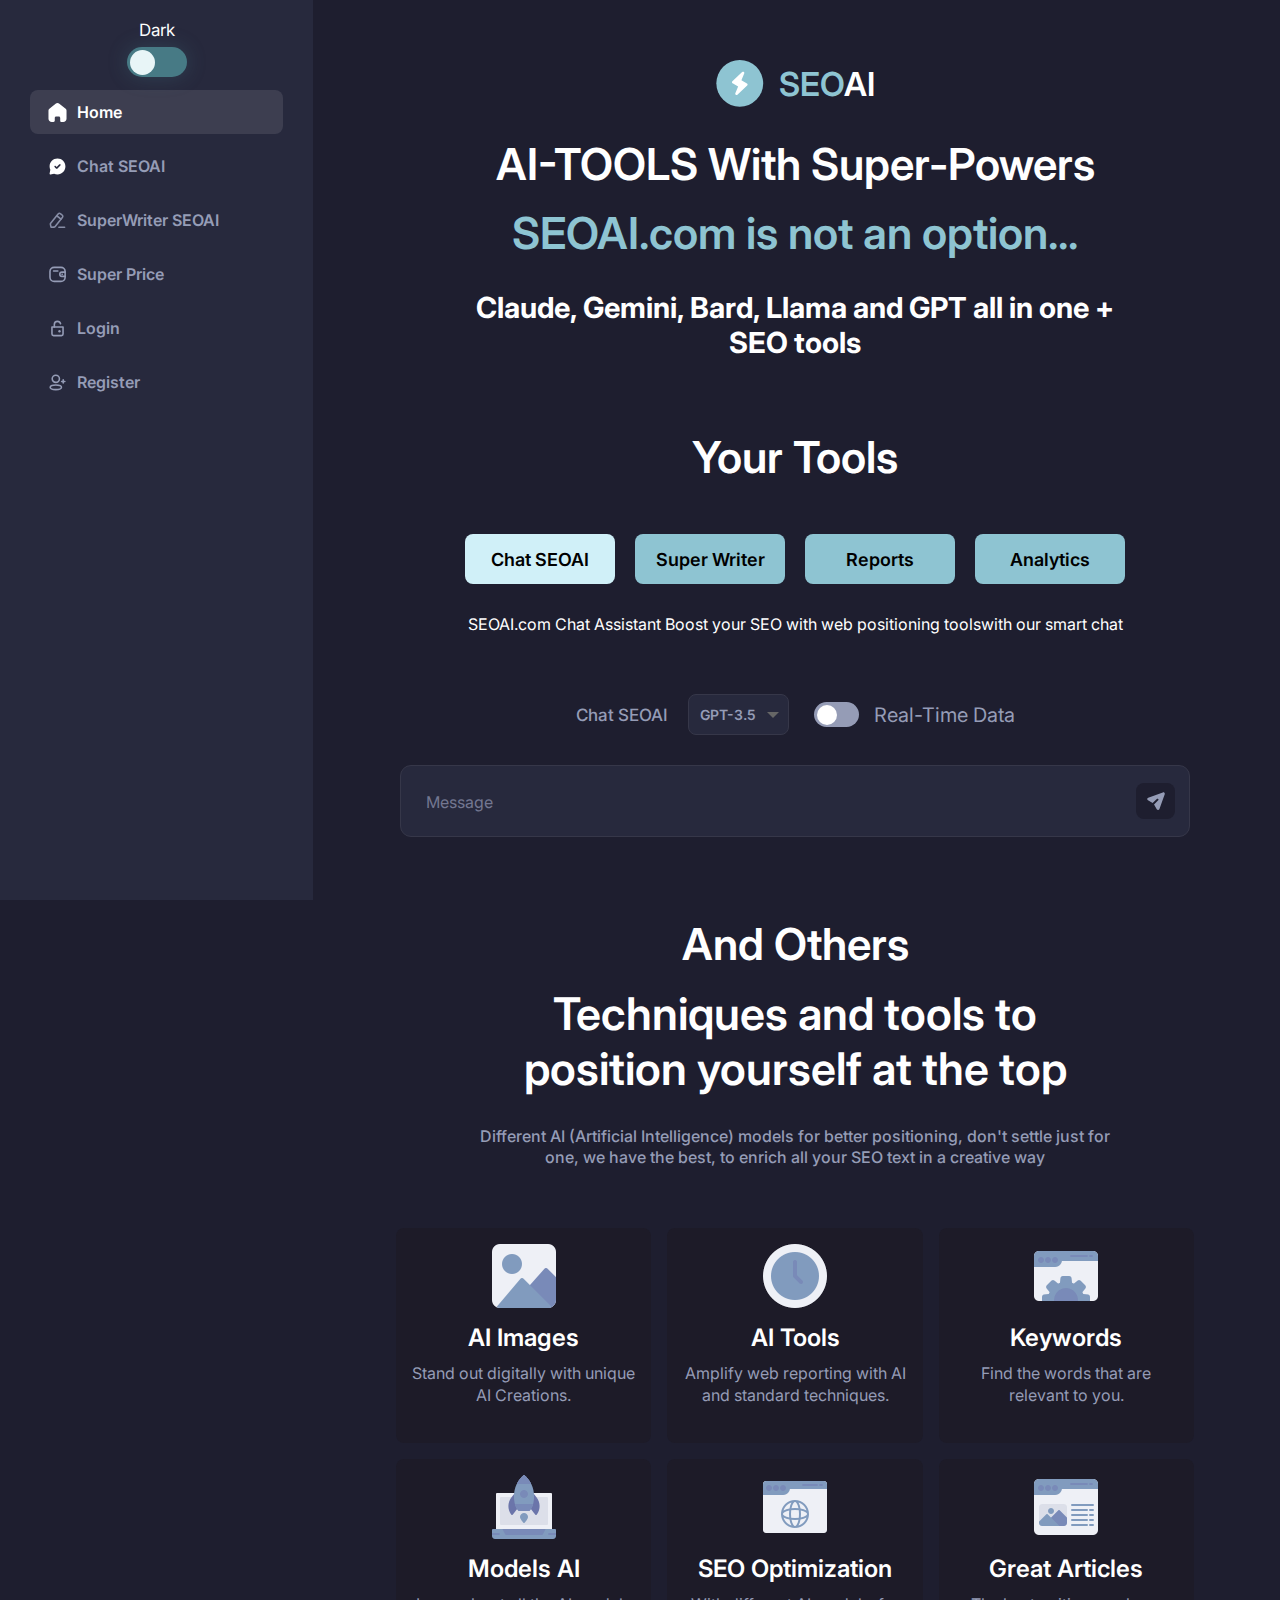
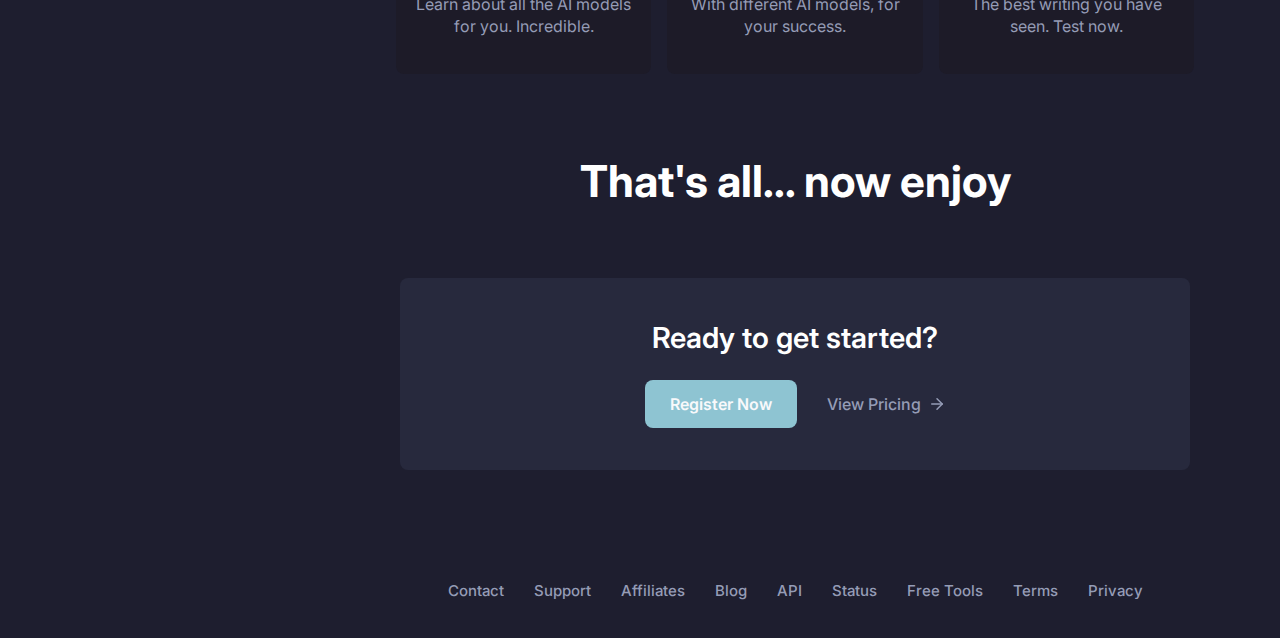
<file: index.html>
<!DOCTYPE html>
<html lang="en">

<head>
    <meta charset="UTF-8">
    <meta name="viewport" content="width=device-width, initial-scale=1.0">
    <title>Document</title>
    <link rel="stylesheet" href="assets/css/style.css">
    <link rel="stylesheet" href="https://cdnjs.cloudflare.com/ajax/libs/font-awesome/6.5.1/css/all.min.css"
        integrity="sha512-DTOQO9RWCH3ppGqcWaEA1BIZOC6xxalwEsw9c2QQeAIftl+Vegovlnee1c9QX4TctnWMn13TZye+giMm8e2LwA=="
        crossorigin="anonymous" referrerpolicy="no-referrer" />
</head>

<body>
    <div class="overlay"></div>
    <aside>
        <div class="modeToggle">
            <p>Dark</p>
            <div class="modeSwitch">
                <input type="checkbox" name="modeInp" id="modeInp">
                <label for="modeInp"></label>
            </div>
        </div>
        <ul>
            <li class="active">
                <a href="#">
                    <img src="assets/images/Home-active.svg" alt="">
                    <span>Home</span>
                </a>
            </li>
            <li>
                <a href="#">
                    <img src="assets/images/chat-active.svg" alt="">
                    <span>Chat SEOAI</span>
                </a>
            </li>
            <li>
                <a href="#">
                    <img src="assets/images/Edit.svg" alt="">
                    <span>SuperWriter SEOAI</span>
                </a>
            </li>
            <li>
                <a href="#">
                    <img src="assets/images/Wallet.svg" alt="">
                    <span>Super Price</span>
                </a>
            </li>
            <li>
                <a href="#">
                    <img src="assets/images/login.svg" alt="">
                    <span>Login</span>
                </a>
            </li>
            <li>
                <a href="#">
                    <img src="assets/images/Add User.svg" alt="">
                    <span>Register</span>
                </a>
            </li>
        </ul>
    </aside>


    <main>
        <div class="container">
            <div class="mainTopWrap">
                <div class="mainHeading">
                    <img src="assets/images/flash.svg" alt="">
                    <span>SEO<span>AI</span></span>
                    <i class="fa-solid fa-bars"></i>
                </div>
                <div class="pageTitle">
                    <h1>AI-TOOLS With Super-Powers</h1>
                    <h2>SEOAI.com is not an option...</h2>
                    <h3>Claude, Gemini, Bard, Llama and GPT all in one + SEO tools</h3>
                </div>
            </div>

            <div class="yourTool">
                <h2>
                    <span>Your Tools</span>
                </h2>
                <div class="yourToolWrap">
                    <div class="yourToolTop">
                        <button class="active">Chat SEOAI</button>
                        <button>Super Writer</button>
                        <button>Reports</button>
                        <button>Analytics</button>
                    </div>
                    <p class="yourToolText">
                        SEOAI.com Chat Assistant Boost your SEO with web positioning toolswith our
                        smart chat
                    </p>

                    <div class="chatInpWrap">
                        <div class="chatInpTop">
                            <p>Chat SEOAI</p>
                            <div class="custom-select" id="customSelect">
                                <div class="select-styled">GPT-3.5</div>
                                <ul class="select-options">
                                    <li class="select-option" data-value="gpt3.5">GPT-3.5</li>
                                    <li class="select-option" data-value="gpt4turbo">GPT-4 Turbo (Uses 2x Credits)</li>
                                    <li class="select-option" data-value="claude">Claude</li>
                                    <li class="select-option" data-value="claude2">Claude 2 (Uses 2x Credits)</li>
                                </ul>
                                <select>
                                    <option value="gpt3.5">GPT-3.5</option>
                                    <option value="gpt4turbo">GPT-4 Turbo (Uses 2x Credits)</option>
                                    <option value="claude">Claude</option>
                                    <option value="claude2">Claude 2 (Uses 2x Credits)</option>
                                </select>
                            </div>
                            <div class="realToggle">
                                <label class="switch">
                                    <input type="checkbox">
                                    <span class="slider round"></span>
                                </label>
                                <span>Real-Time Data</span>
                            </div>
                        </div>

                        <div class="chatInpMain">
                            <input type="text" placeholder="Message">
                            <button>
                                <img src="assets/images/go-arrow.svg" alt="">
                            </button>
                        </div>
                    </div>
                </div>
            </div>





            <div class="bestContent">
                <div class="bestHeading">
                    <h2>And Others</h2>
                    <h3>
                        Techniques and tools to position yourself at the top
                    </h3>
                    <p>
                        Different AI (Artificial Intelligence) models for better positioning, don't settle just for one,
                        we have the best, to enrich all your SEO text in a creative way
                    </p>
                </div>
                <div class="bestWrap">
                    <div class="bestSingleContent otherSingle">
                        <div class="bestImg">
                            <img src="assets/images/gallery.png" alt="">
                        </div>
                        <h3>AI Images</h3>
                        <p>
                            Stand out digitally with unique AI Creations.
                        </p>
                    </div>
                    <div class="bestSingleContent otherSingle">
                        <div class="bestImg">
                            <img src="assets/images/clock.png" alt="">
                        </div>
                        <h3>AI Tools</h3>
                        <p>
                            Amplify web reporting with AI and standard techniques.
                        </p>
                    </div>
                    <div class="bestSingleContent otherSingle">
                        <div class="bestImg">
                            <img src="assets/images/file-setting.png" alt="">
                        </div>
                        <h3>Keywords</h3>
                        <p>
                            Find the words that are relevant to you.
                        </p>
                    </div>
                    <div class="bestSingleContent otherSingle">
                        <div class="bestImg">
                            <img src="assets/images/file-rocket.png" alt="">
                        </div>
                        <h3>Models AI</h3>
                        <p>
                            Learn about all the AI models for you. Incredible.
                        </p>
                    </div>
                    <div class="bestSingleContent otherSingle">
                        <div class="bestImg">
                            <img src="assets/images/file-web.png" alt="">
                        </div>
                        <h3>SEO Optimization</h3>
                        <p>
                            With different AI models, for your success.
                        </p>
                    </div>
                    <div class="bestSingleContent otherSingle">
                        <div class="bestImg">
                            <img src="assets/images/file-gallery-info.png" alt="">
                        </div>
                        <h3>Great Articles</h3>
                        <p>
                            The best writing you have seen. Test now.
                        </p>
                    </div>
                </div>
            </div>



            <div class="getStartWrap">
                <h2>That's all... now enjoy</h2>
                <div class="getStart">
                    <h2>Ready to get started?</h2>
                    <div class="startContent">
                        <button>Register Now</button>
                        <a href="#">
                            <span>View Pricing</span>
                            <img src="assets/images/arrow.svg" alt="">
                        </a>
                    </div>
                </div>
            </div>
        </div>
    </main>



    <footer>
        <div class="container">
            <ul>
                <li>
                    <a href="#">Contact</a>
                </li>
                <li>
                    <a href="#">Support</a>
                </li>
                <li>
                    <a href="#">Affiliates</a>
                </li>
                <li>
                    <a href="#">Blog</a>
                </li>
                <li>
                    <a href="#">API</a>
                </li>
                <li>
                    <a href="#">Status</a>
                </li>
                <li>
                    <a href="#">Free Tools</a>
                </li>
                <li>
                    <a href="#">Terms</a>
                </li>
                <li>
                    <a href="#">Privacy</a>
                </li>
            </ul>
        </div>
    </footer>




    <script src="assets/js/main.js"></script>

    <script>
        document.addEventListener('click', function (e) {
            const allSelects = document.querySelectorAll('.custom-select');

            allSelects.forEach(function (select) {
                // Check if the clicked element is the current select or its children
                if (select !== e.target && !select.contains(e.target)) {
                    select.classList.remove('open');
                }
            });
        });
        const customSelects = document.querySelectorAll('.custom-select');
        customSelects.forEach(function (select) {
            select.addEventListener('click', function (e) {
                e.stopPropagation();
                customSelects.forEach(function (otherSelect) {
                    if (otherSelect !== select) {
                        otherSelect.classList.remove('open');
                    }
                });

                this.classList.toggle('open');
            });

            const options = select.querySelectorAll('.select-option');
            options.forEach(function (option) {
                option.addEventListener('click', function (e) {
                    e.stopPropagation();
                    const value = this.dataset.value;
                    const selectElement = select.querySelector('select');
                    const styledSelect = select.querySelector('.select-styled');
                    styledSelect.textContent = this.textContent;
                    selectElement.value = value;
                    select.classList.remove('open');
                });
            });
        });
    </script>

    <script>
        const isLight = JSON.parse(localStorage.getItem("isLight"))
        const sidebar = document.querySelector("aside")
        const modeSwitch = document.querySelector(".modeSwitch input")
        const modeText = document.querySelector(".modeToggle p")

        const body = document.querySelector("body")
        const main = document.querySelector("main")


        if (isLight) {
            modeSwitch.checked = true
            body.style = `background-color: #ECECEF`
            modeText.classList.add("light")
            modeText.innerText = "Light"
            main.classList.add("light")
            sidebar.classList.add("light")
        } else {
            body.style = `background-color: #1E1E2F`
            modeText.classList.remove("light")
            modeText.innerText = "Dark"
            main.classList.remove("light")
            sidebar.classList.remove("light")
            modeSwitch.checked = false
        }


        modeSwitch.addEventListener("change", e => {
            localStorage.setItem("isLight", JSON.stringify(modeSwitch.checked))
            if (modeSwitch.checked) {
                body.style = `background-color: #ECECEF`
                modeText.classList.add("light")
                modeText.innerText = "Light"
                main.classList.add("light")
                sidebar.classList.add("light")
            } else {
                body.style = `background-color: #1E1E2F`
                modeText.classList.remove("light")
                modeText.innerText = "Dark"
                main.classList.remove("light")
                sidebar.classList.remove("light")
            }
        })

    </script>
</body>

</html>
</file>
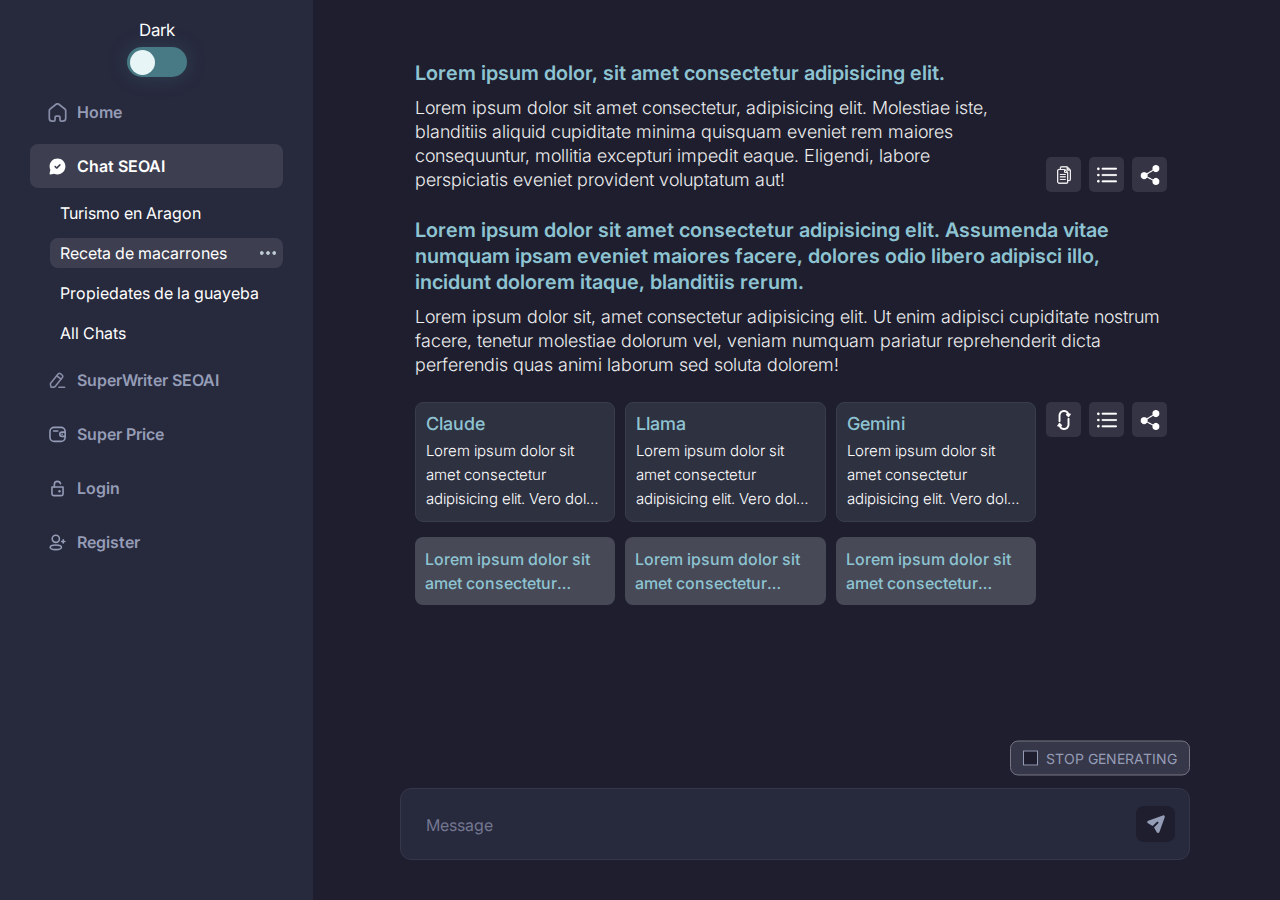
<file: chat-result-als.html>
<!DOCTYPE html>
<html lang="en">

<head>
    <meta charset="UTF-8">
    <meta name="viewport" content="width=device-width, initial-scale=1.0">
    <title>Document</title>
    <link rel="stylesheet" href="assets/css/style.css">
    <link rel="stylesheet" href="https://cdnjs.cloudflare.com/ajax/libs/font-awesome/6.5.1/css/all.min.css"
        integrity="sha512-DTOQO9RWCH3ppGqcWaEA1BIZOC6xxalwEsw9c2QQeAIftl+Vegovlnee1c9QX4TctnWMn13TZye+giMm8e2LwA=="
        crossorigin="anonymous" referrerpolicy="no-referrer" />
</head>

<body>
    <div class="overlay"></div>
    <aside>
        <div class="modeToggle">
            <p>Dark</p>
            <div class="modeSwitch">
                <input type="checkbox" name="modeInp" id="modeInp">
                <label for="modeInp"></label>
            </div>
        </div>
        <ul>
            <li>
                <a href="#">
                    <img src="assets/images/Home.svg" alt="">
                    <span>Home</span>
                </a>
            </li>
            <li class="active">
                <a href="#">
                    <img src="assets/images/chat-active.svg" alt="">
                    <span>Chat SEOAI</span>
                </a>
                <ul>
                    <li>
                        <a href="#">Turismo en Aragon</a>
                    </li>
                    <li class="active">
                        <a href="#">Receta de macarrones</a>
                        <img src="assets/images/dots.png" alt="" class="moreImg">
                        <div class="chatMoreOpt">
                            <div class="chatMoreSingle">
                                <img src="assets/images/upload.png" alt="">
                                <span>Share</span>
                            </div>
                            <div class="chatMoreSingle">
                                <img src="assets/images/pen.png" alt="">
                                <span>Rename</span>
                            </div>
                            <div class="chatMoreSingle">
                                <img src="assets/images/delete.png" alt="">
                                <span>Delete Chat</span>
                            </div>
                        </div>
                    </li>
                    <li>
                        <a href="#">Propiedates de la guayeba</a>
                    </li>
                    <li>
                        <a href="#">All Chats</a>
                    </li>
                </ul>
            </li>
            <li>
                <a href="#">
                    <img src="assets/images/Edit.svg" alt="">
                    <span>SuperWriter SEOAI</span>
                </a>
            </li>
            <li>
                <a href="#">
                    <img src="assets/images/Wallet.svg" alt="">
                    <span>Super Price</span>
                </a>
            </li>
            <li>
                <a href="#">
                    <img src="assets/images/login.svg" alt="">
                    <span>Login</span>
                </a>
            </li>
            <li>
                <a href="#">
                    <img src="assets/images/Add User.svg" alt="">
                    <span>Register</span>
                </a>
            </li>
        </ul>
    </aside>




    <main>
        <div class="container">
            <div class="chatInpWrap chatInpResWrap">
                <i class="fa-solid fa-bars"></i>
                <div class="chatTextWrap">
                    <h2>
                        Lorem ipsum dolor, sit amet consectetur adipisicing elit.
                    </h2>
                    <p>
                        Lorem ipsum dolor sit amet consectetur, adipisicing elit. Molestiae iste, blanditiis aliquid
                        cupiditate minima quisquam eveniet rem maiores consequuntur, mollitia excepturi impedit eaque.
                        Eligendi, labore perspiciatis eveniet provident voluptatum aut!
                        <span class="chatTextBtnWrap">
                            <button class="textCopyBtn">
                                <img src="assets/images/copy.png" alt="">
                            </button>
                            <button class="textCopyBtn">
                                <img src="assets/images/list.png" alt="">
                            </button>
                            <button class="textCopyBtn">
                                <img src="assets/images/share.png" alt="">
                            </button>
                        </span>
                    </p>
                    <h2>
                        Lorem ipsum dolor sit amet consectetur adipisicing elit. Assumenda vitae numquam ipsam eveniet
                        maiores facere, dolores odio libero adipisci illo, incidunt dolorem itaque, blanditiis rerum.
                    </h2>
                    <p>
                        Lorem ipsum dolor sit, amet consectetur adipisicing elit. Ut enim adipisci cupiditate nostrum
                        facere, tenetur molestiae dolorum vel, veniam numquam pariatur reprehenderit dicta perferendis
                        quas animi laborum sed soluta dolorem!
                    </p>

                    <div class="multiChatText">
                        <div class="multiChatLeft">
                            <div class="multiChatLeftSingle">
                                <div class="multiChatMain">
                                    <h3>Claude</h3>
                                    <p>
                                        Lorem ipsum dolor sit amet consectetur adipisicing elit. Vero dolor sint,
                                        distinctio possimus illum beatae sunt culpa assumenda explicabo mollitia ducimus
                                        animi error architecto repellat nam suscipit ut qui laboriosam.
                                    </p>
                                </div>
                                <div class="multiChatSub">
                                    <p>
                                        Lorem ipsum dolor sit amet consectetur adipisicing elit. Quibusdam sed dicta
                                        eius ea cum animi.
                                    </p>
                                </div>
                            </div>
                            <div class="multiChatLeftSingle">
                                <div class="multiChatMain">
                                    <h3>Llama</h3>
                                    <p>
                                        Lorem ipsum dolor sit amet consectetur adipisicing elit. Vero dolor sint,
                                        distinctio possimus illum beatae sunt culpa assumenda explicabo mollitia ducimus
                                        animi error architecto repellat nam suscipit ut qui laboriosam.
                                    </p>
                                </div>
                                <div class="multiChatSub">
                                    <p>
                                        Lorem ipsum dolor sit amet consectetur adipisicing elit. Quibusdam sed dicta
                                        eius ea cum animi.
                                    </p>
                                </div>
                            </div>
                            <div class="multiChatLeftSingle">
                                <div class="multiChatMain">
                                    <h3>Gemini</h3>
                                    <p>
                                        Lorem ipsum dolor sit amet consectetur adipisicing elit. Vero dolor sint,
                                        distinctio possimus illum beatae sunt culpa assumenda explicabo mollitia ducimus
                                        animi error architecto repellat nam suscipit ut qui laboriosam.
                                    </p>
                                </div>
                                <div class="multiChatSub">
                                    <p>
                                        Lorem ipsum dolor sit amet consectetur adipisicing elit. Quibusdam sed dicta
                                        eius ea cum animi.
                                    </p>
                                </div>
                            </div>
                        </div>

                        <span class="chatTextBtnWrap">
                            <button class="textCopyBtn">
                                <img src="assets/images/repeat.png" alt="">
                            </button>
                            <button class="textCopyBtn">
                                <img src="assets/images/list.png" alt="">
                            </button>
                            <button class="textCopyBtn">
                                <img src="assets/images/share.png" alt="">
                            </button>
                        </span>
                    </div>
                </div>

                <div class="chatInpMain chatResMain">
                    <button class="stopChat">
                        <span></span>
                        STOP GENERATING
                    </button>
                    <input type="text" placeholder="Message">
                    <button>
                        <img src="assets/images/go-arrow.svg" alt="">
                    </button>
                </div>
            </div>
        </div>
    </main>








    <script src="assets/js/main.js"></script>


    <script>
        const isLight = JSON.parse(localStorage.getItem("isLight"))
        const sidebar = document.querySelector("aside")
        const modeSwitch = document.querySelector(".modeSwitch input")
        const modeText = document.querySelector(".modeToggle p")

        const body = document.querySelector("body")
        const main = document.querySelector("main")


        if (isLight) {
            modeSwitch.checked = true
            body.style = `background-color: #ECECEF`
            modeText.classList.add("light")
            modeText.innerText = "Light"
            main.classList.add("light")
            aside.classList.add("light")
        } else {
            body.style = `background-color: #1E1E2F`
            modeText.classList.remove("light")
            modeText.innerText = "Dark"
            main.classList.remove("light")
            aside.classList.remove("light")
            modeSwitch.checked = false
        }


        modeSwitch.addEventListener("change", e => {
            localStorage.setItem("isLight", JSON.stringify(modeSwitch.checked))
            if (modeSwitch.checked) {
                body.style = `background-color: #ECECEF`
                modeText.classList.add("light")
                modeText.innerText = "Light"
                main.classList.add("light")
                aside.classList.add("light")
            } else {
                body.style = `background-color: #1E1E2F`
                modeText.classList.remove("light")
                modeText.innerText = "Dark"
                main.classList.remove("light")
                aside.classList.remove("light")
            }
        })
    </script>

</body>

</html>
</file>
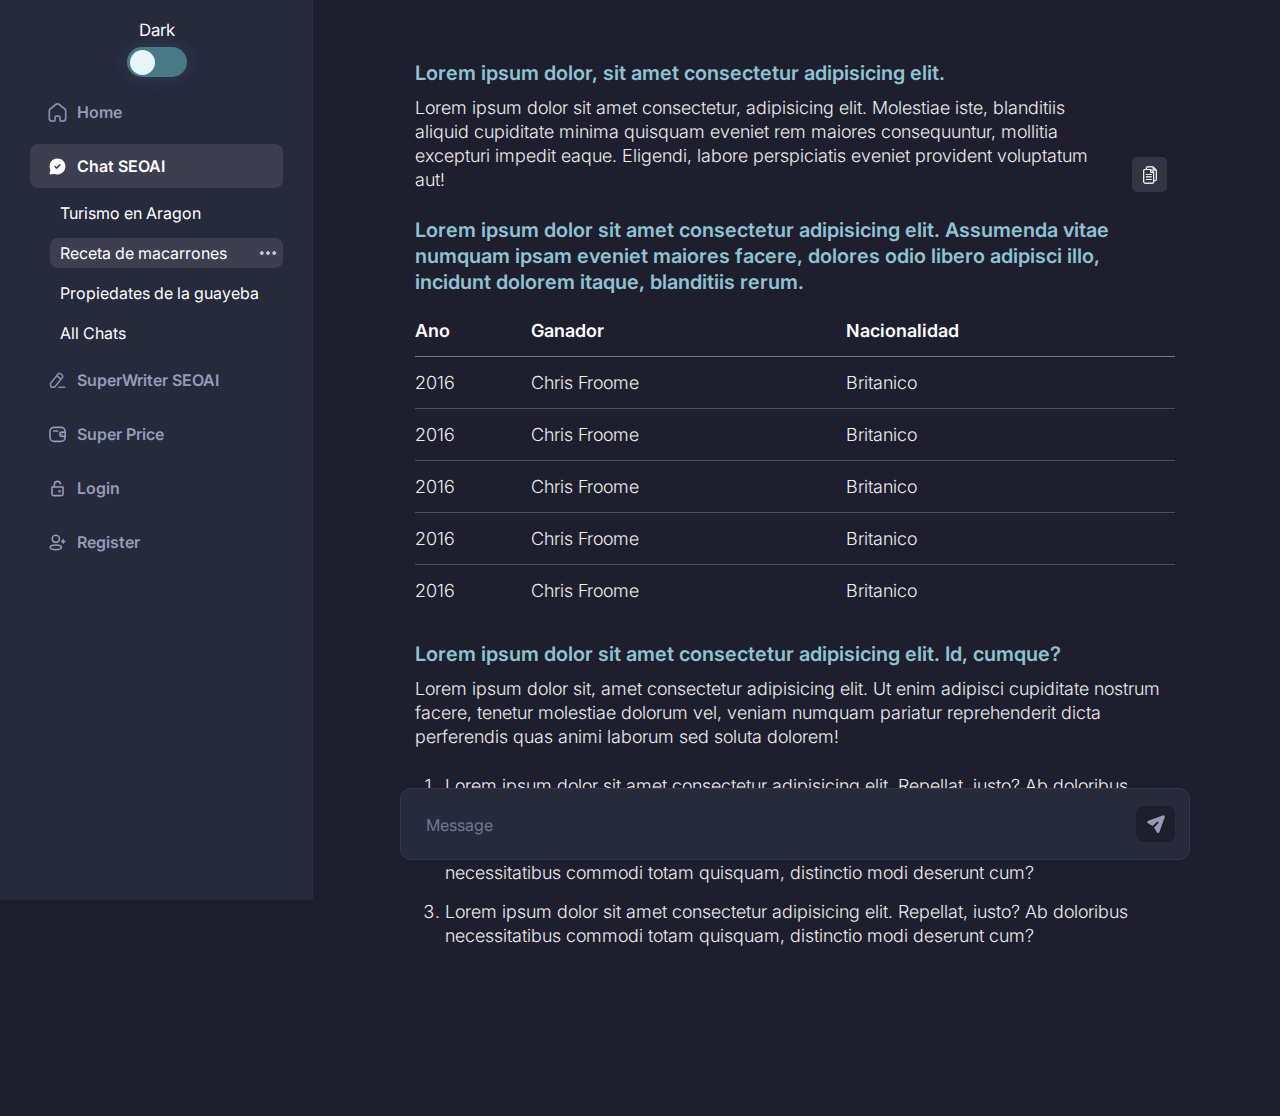
<file: chat-result.html>
<!DOCTYPE html>
<html lang="en">

<head>
    <meta charset="UTF-8">
    <meta name="viewport" content="width=device-width, initial-scale=1.0">
    <title>Document</title>
    <link rel="stylesheet" href="assets/css/style.css">
    <link rel="stylesheet" href="https://cdnjs.cloudflare.com/ajax/libs/font-awesome/6.5.1/css/all.min.css"
        integrity="sha512-DTOQO9RWCH3ppGqcWaEA1BIZOC6xxalwEsw9c2QQeAIftl+Vegovlnee1c9QX4TctnWMn13TZye+giMm8e2LwA=="
        crossorigin="anonymous" referrerpolicy="no-referrer" />
</head>

<body>
    <div class="overlay"></div>
    <aside>
        <div class="modeToggle">
            <p>Dark</p>
            <div class="modeSwitch">
                <input type="checkbox" name="modeInp" id="modeInp">
                <label for="modeInp"></label>
            </div>
        </div>
        <ul>
            <li>
                <a href="#">
                    <img src="assets/images/Home.svg" alt="">
                    <span>Home</span>
                </a>
            </li>
            <li class="active">
                <a href="#">
                    <img src="assets/images/chat-active.svg" alt="">
                    <span>Chat SEOAI</span>
                </a>
                <ul>
                    <li>
                        <a href="#">Turismo en Aragon</a>
                    </li>
                    <li class="active">
                        <a href="#">Receta de macarrones</a>
                        <img src="assets/images/dots.png" alt="" class="moreImg">
                        <div class="chatMoreOpt">
                            <div class="chatMoreSingle">
                                <img src="assets/images/upload.png" alt="">
                                <span>Share</span>
                            </div>
                            <div class="chatMoreSingle">
                                <img src="assets/images/pen.png" alt="">
                                <span>Rename</span>
                            </div>
                            <div class="chatMoreSingle">
                                <img src="assets/images/delete.png" alt="">
                                <span>Delete Chat</span>
                            </div>
                        </div>
                    </li>
                    <li>
                        <a href="#">Propiedates de la guayeba</a>
                    </li>
                    <li>
                        <a href="#">All Chats</a>
                    </li>
                </ul>
            </li>
            <li>
                <a href="#">
                    <img src="assets/images/Edit.svg" alt="">
                    <span>SuperWriter SEOAI</span>
                </a>
            </li>
            <li>
                <a href="#">
                    <img src="assets/images/Wallet.svg" alt="">
                    <span>Super Price</span>
                </a>
            </li>
            <li>
                <a href="#">
                    <img src="assets/images/login.svg" alt="">
                    <span>Login</span>
                </a>
            </li>
            <li>
                <a href="#">
                    <img src="assets/images/Add User.svg" alt="">
                    <span>Register</span>
                </a>
            </li>
        </ul>
    </aside>




    <main>
        <div class="container">
            <div class="chatInpWrap chatInpResWrap">
                <i class="fa-solid fa-bars"></i>
                <div class="chatTextWrap">
                    <h2>
                        Lorem ipsum dolor, sit amet consectetur adipisicing elit.
                    </h2>
                    <p>
                        Lorem ipsum dolor sit amet consectetur, adipisicing elit. Molestiae iste, blanditiis aliquid
                        cupiditate minima quisquam eveniet rem maiores consequuntur, mollitia excepturi impedit eaque.
                        Eligendi, labore perspiciatis eveniet provident voluptatum aut!
                        <span class="chatTextBtnWrap">
                            <button class="textCopyBtn">
                                <img src="assets/images/copy.png" alt="">
                            </button>
                        </span>
                    </p>
                    <h2>
                        Lorem ipsum dolor sit amet consectetur adipisicing elit. Assumenda vitae numquam ipsam eveniet
                        maiores facere, dolores odio libero adipisci illo, incidunt dolorem itaque, blanditiis rerum.
                    </h2>
                    <table>
                        <thead>
                            <tr>
                                <th>Ano</th>
                                <th>Ganador</th>
                                <th>Nacionalidad</th>
                            </tr>
                        </thead>
                        <tbody>
                            <tr>
                                <td>2016</td>
                                <td>Chris Froome</td>
                                <td>Britanico</td>
                            </tr>
                            <tr>
                                <td>2016</td>
                                <td>Chris Froome</td>
                                <td>Britanico</td>
                            </tr>
                            <tr>
                                <td>2016</td>
                                <td>Chris Froome</td>
                                <td>Britanico</td>
                            </tr>
                            <tr>
                                <td>2016</td>
                                <td>Chris Froome</td>
                                <td>Britanico</td>
                            </tr>
                            <tr>
                                <td>2016</td>
                                <td>Chris Froome</td>
                                <td>Britanico</td>
                            </tr>
                        </tbody>
                    </table>
                    <h2>
                        Lorem ipsum dolor sit amet consectetur adipisicing elit. Id, cumque?
                    </h2>
                    <p>
                        Lorem ipsum dolor sit, amet consectetur adipisicing elit. Ut enim adipisci cupiditate nostrum
                        facere, tenetur molestiae dolorum vel, veniam numquam pariatur reprehenderit dicta perferendis
                        quas animi laborum sed soluta dolorem!
                    </p>
                    <ol>
                        <li>
                            Lorem ipsum dolor sit amet consectetur adipisicing elit. Repellat, iusto? Ab doloribus
                            necessitatibus commodi totam quisquam, distinctio modi deserunt cum?
                        </li>
                        <li>
                            Lorem ipsum dolor sit amet consectetur adipisicing elit. Repellat, iusto? Ab doloribus
                            necessitatibus commodi totam quisquam, distinctio modi deserunt cum?
                        </li>
                        <li>
                            Lorem ipsum dolor sit amet consectetur adipisicing elit. Repellat, iusto? Ab doloribus
                            necessitatibus commodi totam quisquam, distinctio modi deserunt cum?
                        </li>
                    </ol>
                </div>

                <div class="chatInpMain chatResMain">
                    <input type="text" placeholder="Message">
                    <button>
                        <img src="assets/images/go-arrow.svg" alt="">
                    </button>
                </div>
            </div>
        </div>
    </main>








    <script src="assets/js/main.js"></script>


    <script>

        const isLight = JSON.parse(localStorage.getItem("isLight"))
        const sidebar = document.querySelector("aside")
        const modeSwitch = document.querySelector(".modeSwitch input")
        const modeText = document.querySelector(".modeToggle p")

        const body = document.querySelector("body")
        const main = document.querySelector("main")


        if (isLight) {
            modeSwitch.checked = true
            body.style = `background-color: #ECECEF`
            modeText.classList.add("light")
            modeText.innerText = "Light"
            main.classList.add("light")
            aside.classList.add("light")
        } else {
            body.style = `background-color: #1E1E2F`
            modeText.classList.remove("light")
            modeText.innerText = "Dark"
            main.classList.remove("light")
            aside.classList.remove("light")
            modeSwitch.checked = false
        }


        modeSwitch.addEventListener("change", e => {
            localStorage.setItem("isLight", JSON.stringify(modeSwitch.checked))
            if (modeSwitch.checked) {
                body.style = `background-color: #ECECEF`
                modeText.classList.add("light")
                modeText.innerText = "Light"
                main.classList.add("light")
                aside.classList.add("light")
            } else {
                body.style = `background-color: #1E1E2F`
                modeText.classList.remove("light")
                modeText.innerText = "Dark"
                main.classList.remove("light")
                aside.classList.remove("light")
            }
        })



        const moreImg = document.querySelector(".moreImg")
        const chatMoreOpt = document.querySelector(".chatMoreOpt")
        document.addEventListener("click", (e) => {
            if (e.target === moreImg || e.target === chatMoreOpt) {
                chatMoreOpt.classList.add("active");
            } else {
                chatMoreOpt.classList.remove("active");
            }
        })
        // moreImg.addEventListener("click", () => {
        //     chatMoreOpt.classList.add("active")
        // })
    </script>

</body>

</html>
</file>
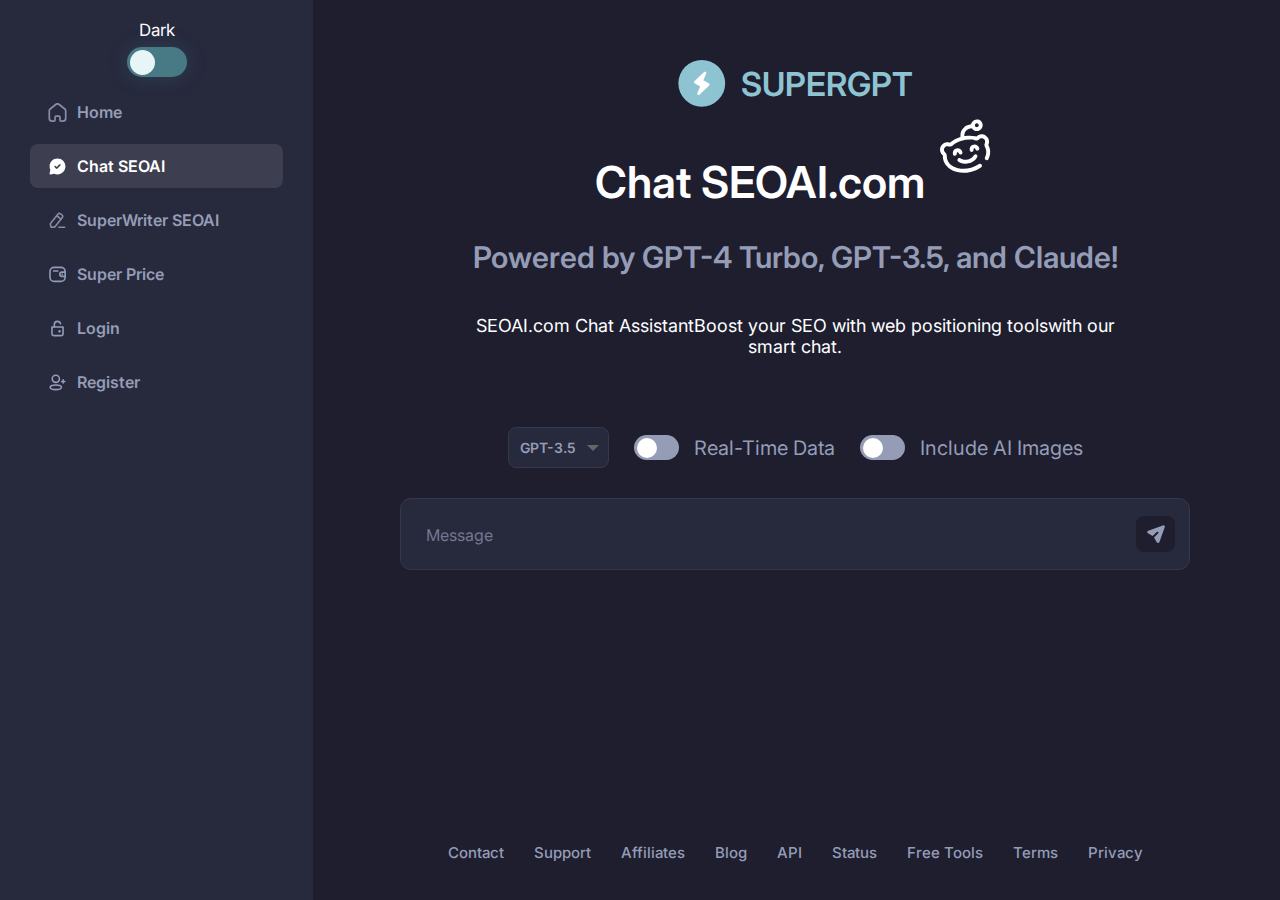
<file: chat.html>
<!DOCTYPE html>
<html lang="en">

<head>
    <meta charset="UTF-8">
    <meta name="viewport" content="width=device-width, initial-scale=1.0">
    <title>Document</title>
    <link rel="stylesheet" href="assets/css/style.css">
    <link rel="stylesheet" href="https://cdnjs.cloudflare.com/ajax/libs/font-awesome/6.5.1/css/all.min.css"
        integrity="sha512-DTOQO9RWCH3ppGqcWaEA1BIZOC6xxalwEsw9c2QQeAIftl+Vegovlnee1c9QX4TctnWMn13TZye+giMm8e2LwA=="
        crossorigin="anonymous" referrerpolicy="no-referrer" />
</head>

<body>
    <div class="overlay"></div>
    <aside>
        <div class="modeToggle">
            <p>Dark</p>
            <div class="modeSwitch">
                <input type="checkbox" name="modeInp" id="modeInp">
                <label for="modeInp"></label>
            </div>
        </div>
        <ul>
            <li>
                <a href="#">
                    <img src="assets/images/Home.svg" alt="">
                    <span>Home</span>
                </a>
            </li>
            <li class="active">
                <a href="#">
                    <img src="assets/images/chat-active.svg" alt="">
                    <span>Chat SEOAI</span>
                </a>
            </li>
            <li>
                <a href="#">
                    <img src="assets/images/Edit.svg" alt="">
                    <span>SuperWriter SEOAI</span>
                </a>
            </li>
            <li>
                <a href="#">
                    <img src="assets/images/Wallet.svg" alt="">
                    <span>Super Price</span>
                </a>
            </li>
            <li>
                <a href="#">
                    <img src="assets/images/login.svg" alt="">
                    <span>Login</span>
                </a>
            </li>
            <li>
                <a href="#">
                    <img src="assets/images/Add User.svg" alt="">
                    <span>Register</span>
                </a>
            </li>
        </ul>
    </aside>




    <main>
        <div class="container">
            <div class="mainTopWrap chatMainTop">
                <div class="mainHeading">
                    <img src="assets/images/flash.svg" alt="">
                    <span>SUPERGPT</span>
                    <i class="fa-solid fa-bars"></i>
                </div>
                <div class="pageTitle">
                    <h1>
                        Chat SEOAI.com
                        <img src="assets/images/smile.svg" class="smileImg" alt="">
                    </h1>
                    <h2>Powered by GPT-4 Turbo, GPT-3.5, and Claude! </h2>
                    <p>SEOAI.com Chat AssistantBoost your SEO with web positioning toolswith our smart chat.</p>
                </div>
            </div>
            <div class="chatInpWrap">
                <div class="chatInpTop">
                    <div class="custom-select" id="customSelect">
                        <div class="select-styled">GPT-3.5</div>
                        <ul class="select-options">
                            <li class="select-option" data-value="gpt3.5">GPT-3.5</li>
                            <li class="select-option" data-value="gpt4turbo">GPT-4 Turbo (Uses 2x Credits)</li>
                            <li class="select-option" data-value="claude">Claude</li>
                            <li class="select-option" data-value="claude2">Claude 2 (Uses 2x Credits)</li>
                        </ul>
                        <select>
                            <option value="gpt3.5">GPT-3.5</option>
                            <option value="gpt4turbo">GPT-4 Turbo (Uses 2x Credits)</option>
                            <option value="claude">Claude</option>
                            <option value="claude2">Claude 2 (Uses 2x Credits)</option>
                        </select>
                    </div>
                    <div class="realToggle">
                        <label class="switch">
                            <input type="checkbox">
                            <span class="slider round"></span>
                        </label>
                        <span>Real-Time Data</span>
                    </div>
                    <div class="realToggle">
                        <label class="switch">
                            <input type="checkbox">
                            <span class="slider round"></span>
                        </label>
                        <span>Include AI Images</span>
                    </div>
                </div>

                <div class="chatInpMain">
                    <input type="text" placeholder="Message">
                    <button>
                        <img src="assets/images/go-arrow.svg" alt="">
                    </button>
                </div>
            </div>
        </div>
    </main>




    <footer>
        <div class="container">
            <ul>
                <li>
                    <a href="#">Contact</a>
                </li>
                <li>
                    <a href="#">Support</a>
                </li>
                <li>
                    <a href="#">Affiliates</a>
                </li>
                <li>
                    <a href="#">Blog</a>
                </li>
                <li>
                    <a href="#">API</a>
                </li>
                <li>
                    <a href="#">Status</a>
                </li>
                <li>
                    <a href="#">Free Tools</a>
                </li>
                <li>
                    <a href="#">Terms</a>
                </li>
                <li>
                    <a href="#">Privacy</a>
                </li>
            </ul>
        </div>
    </footer>





    <script src="assets/js/main.js"></script>


    <script>
        // JavaScript to handle the custom select functionality
        document.addEventListener('click', function (e) {
            const select = document.getElementById('customSelect');
            if (!select.contains(e.target)) {
                select.classList.remove('open');
            }
        });

        document.getElementById('customSelect').addEventListener('click', function () {
            this.classList.toggle('open');
        });

        const options = document.querySelectorAll('.select-option');
        options.forEach(function (option) {
            option.addEventListener('click', function (e) {
                e.stopPropagation(); // Prevent the click event from propagating to the document
                const value = this.dataset.value;
                const select = document.querySelector('#customSelect select');
                const styledSelect = document.querySelector('.select-styled');
                styledSelect.textContent = this.textContent;
                select.value = value;
                document.getElementById('customSelect').classList.remove('open');
            });
        });




        const isLight = JSON.parse(localStorage.getItem("isLight"))
        const sidebar = document.querySelector("aside")
        const modeSwitch = document.querySelector(".modeSwitch input")
        const modeText = document.querySelector(".modeToggle p")

        const body = document.querySelector("body")
        const main = document.querySelector("main")


        if (isLight) {
            modeSwitch.checked = true
            body.style = `background-color: #ECECEF`
            modeText.classList.add("light")
            modeText.innerText = "Light"
            main.classList.add("light")
            aside.classList.add("light")
        } else {
            body.style = `background-color: #1E1E2F`
            modeText.classList.remove("light")
            modeText.innerText = "Dark"
            main.classList.remove("light")
            aside.classList.remove("light")
            modeSwitch.checked = false
        }


        modeSwitch.addEventListener("change", e => {
            localStorage.setItem("isLight", JSON.stringify(modeSwitch.checked))
            if (modeSwitch.checked) {
                body.style = `background-color: #ECECEF`
                modeText.classList.add("light")
                modeText.innerText = "Light"
                main.classList.add("light")
                aside.classList.add("light")
            } else {
                body.style = `background-color: #1E1E2F`
                modeText.classList.remove("light")
                modeText.innerText = "Dark"
                main.classList.remove("light")
                aside.classList.remove("light")
            }
        })
    </script>

</body>

</html>
</file>
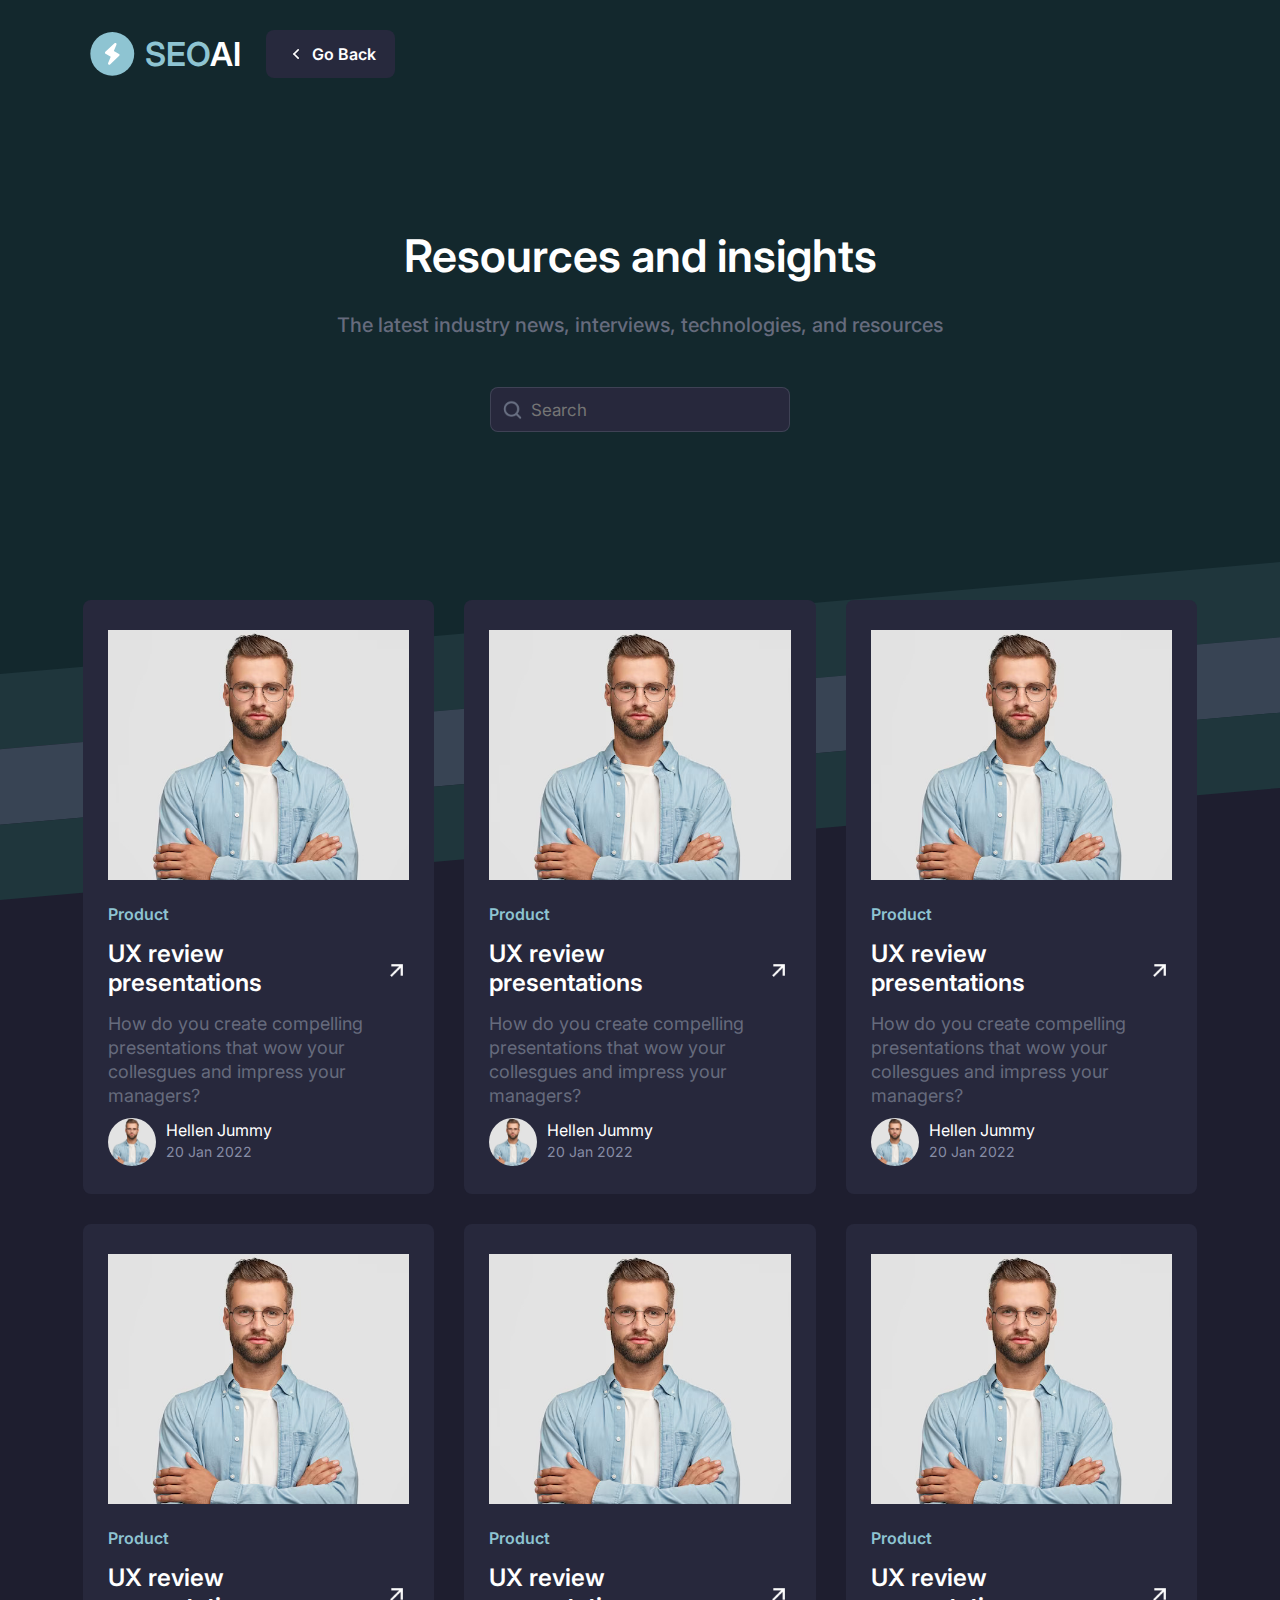
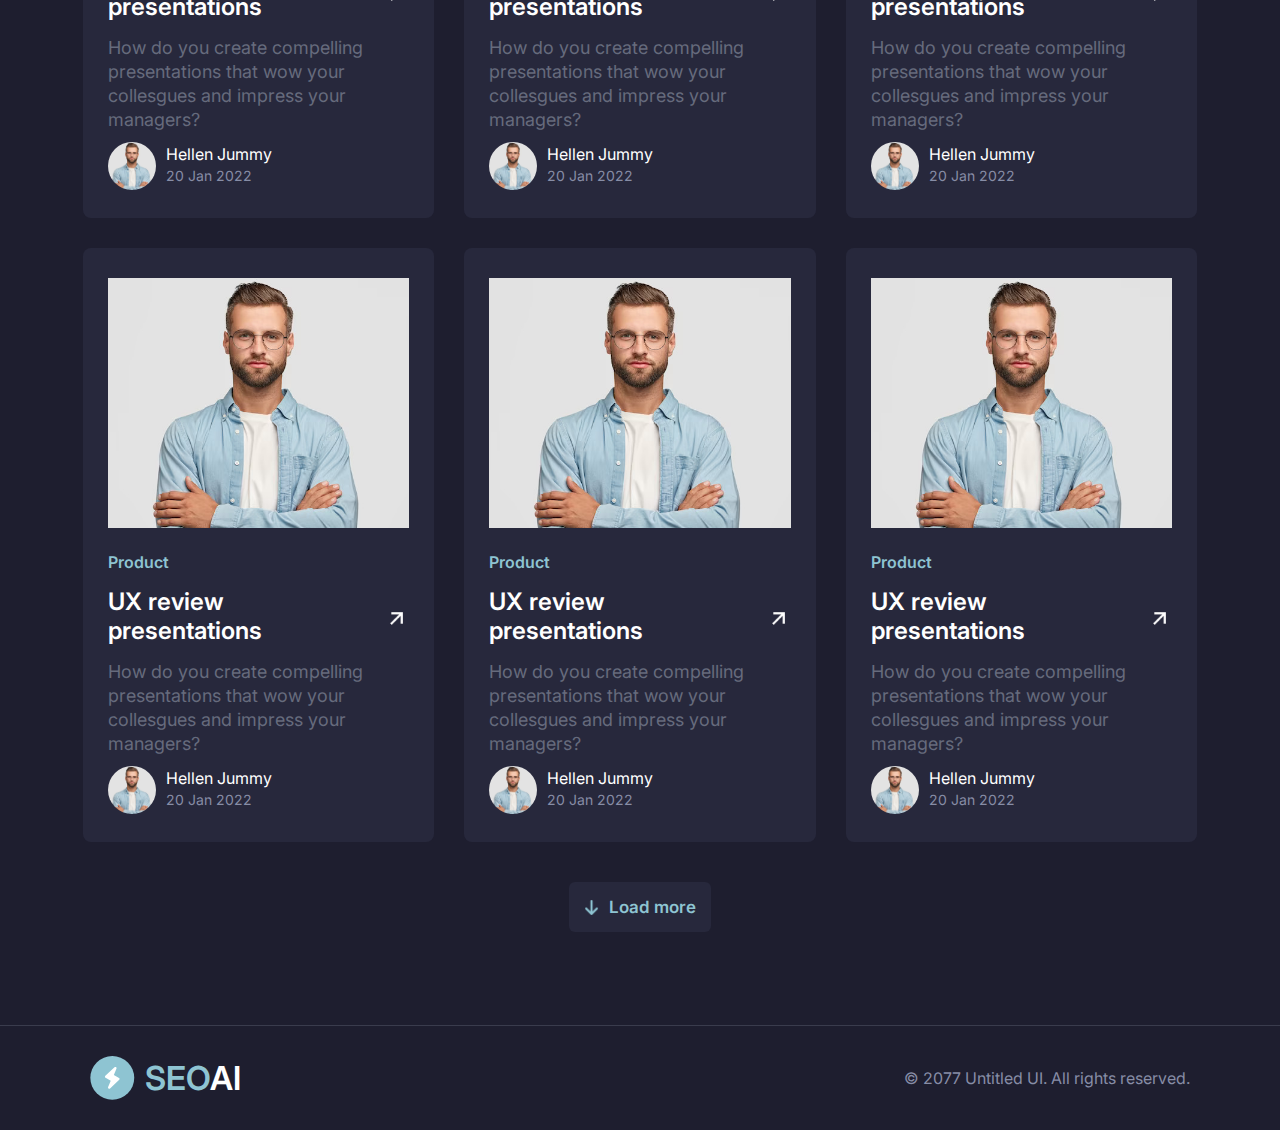
<file: home-news.html>
<!DOCTYPE html>
<html lang="en">

<head>
    <meta charset="UTF-8">
    <meta name="viewport" content="width=device-width, initial-scale=1.0">
    <title>Document</title>
    <link rel="stylesheet" href="assets/css/style.css">
    <link rel="stylesheet" href="https://cdn.jsdelivr.net/npm/swiper@11/swiper-bundle.min.css" />
    <link rel="stylesheet" href="https://cdnjs.cloudflare.com/ajax/libs/font-awesome/6.5.1/css/all.min.css"
        integrity="sha512-DTOQO9RWCH3ppGqcWaEA1BIZOC6xxalwEsw9c2QQeAIftl+Vegovlnee1c9QX4TctnWMn13TZye+giMm8e2LwA=="
        crossorigin="anonymous" referrerpolicy="no-referrer" />
</head>

<body>
    <main class="homeNewsMain">
        <div class="homeNewsBannerLine">
            <div class="homeNewsBannerLine1"></div>
            <div class="homeNewsBannerLine2"></div>
            <div class="homeNewsBannerLine3"></div>
        </div>
        <div class="container">
            <div class="homeNewsBanner">
                <div class="homeBannerTop">
                    <div class="homeBannerTopLogo">
                        <div class="mainHeading">
                            <img src="assets/images/flash.svg" alt="">
                            <span>SEO<span>AI</span></span>
                        </div>
                    </div>
                    <div class="homeBannerTopBtn">
                        <div class="resBtn">
                            <button>
                                <img src="assets/images/Arrow left.svg" alt="">
                                Go Back
                            </button>
                        </div>
                    </div>
                </div>
                <div class="homeNewsBannerText">
                    <h1>Resources and insights</h1>
                    <p>The latest industry news, interviews, technologies, and resources</p>
                    <div class="homeNewsInp">
                        <input type="text" placeholder="Search">
                        <img src="assets/images/magnifying-glass.png" alt="">
                    </div>
                </div>
            </div>
            <div class="homeNewsServices">
                <div class="singleHomeNewsService">
                    <img src="assets/images/man.jpg" alt="">
                    <div class="homeSerivceText">
                        <div class="homeServiceTextTop">
                            <small>Product</small>
                            <h3>
                                <span>UX review presentations</span>
                                <img src="assets/images/goto.png" alt="">
                            </h3>
                            <p>
                                How do you create compelling presentations that wow your collesgues and impress your
                                managers?
                            </p>
                        </div>
                        <div class="homeServiceTextBottom">
                            <div class="peopleInfo">
                                <img src="assets/images/man.jpg" alt="">
                                <div class="peopleInfoRight">
                                    <h4>Hellen Jummy</h4>
                                    <p>20 Jan 2022</p>
                                </div>
                            </div>
                        </div>
                    </div>
                </div>
                <div class="singleHomeNewsService">
                    <img src="assets/images/man.jpg" alt="">
                    <div class="homeSerivceText">
                        <div class="homeServiceTextTop">
                            <small>Product</small>
                            <h3>
                                <span>UX review presentations</span>
                                <img src="assets/images/goto.png" alt="">
                            </h3>
                            <p>
                                How do you create compelling presentations that wow your collesgues and impress your
                                managers?
                            </p>
                        </div>
                        <div class="homeServiceTextBottom">
                            <div class="peopleInfo">
                                <img src="assets/images/man.jpg" alt="">
                                <div class="peopleInfoRight">
                                    <h4>Hellen Jummy</h4>
                                    <p>20 Jan 2022</p>
                                </div>
                            </div>
                        </div>
                    </div>
                </div>
                <div class="singleHomeNewsService">
                    <img src="assets/images/man.jpg" alt="">
                    <div class="homeSerivceText">
                        <div class="homeServiceTextTop">
                            <small>Product</small>
                            <h3>
                                <span>UX review presentations</span>
                                <img src="assets/images/goto.png" alt="">
                            </h3>
                            <p>
                                How do you create compelling presentations that wow your collesgues and impress your
                                managers?
                            </p>
                        </div>
                        <div class="homeServiceTextBottom">
                            <div class="peopleInfo">
                                <img src="assets/images/man.jpg" alt="">
                                <div class="peopleInfoRight">
                                    <h4>Hellen Jummy</h4>
                                    <p>20 Jan 2022</p>
                                </div>
                            </div>
                        </div>
                    </div>
                </div>
                <div class="singleHomeNewsService">
                    <img src="assets/images/man.jpg" alt="">
                    <div class="homeSerivceText">
                        <div class="homeServiceTextTop">
                            <small>Product</small>
                            <h3>
                                <span>UX review presentations</span>
                                <img src="assets/images/goto.png" alt="">
                            </h3>
                            <p>
                                How do you create compelling presentations that wow your collesgues and impress your
                                managers?
                            </p>
                        </div>
                        <div class="homeServiceTextBottom">
                            <div class="peopleInfo">
                                <img src="assets/images/man.jpg" alt="">
                                <div class="peopleInfoRight">
                                    <h4>Hellen Jummy</h4>
                                    <p>20 Jan 2022</p>
                                </div>
                            </div>
                        </div>
                    </div>
                </div>
                <div class="singleHomeNewsService">
                    <img src="assets/images/man.jpg" alt="">
                    <div class="homeSerivceText">
                        <div class="homeServiceTextTop">
                            <small>Product</small>
                            <h3>
                                <span>UX review presentations</span>
                                <img src="assets/images/goto.png" alt="">
                            </h3>
                            <p>
                                How do you create compelling presentations that wow your collesgues and impress your
                                managers?
                            </p>
                        </div>
                        <div class="homeServiceTextBottom">
                            <div class="peopleInfo">
                                <img src="assets/images/man.jpg" alt="">
                                <div class="peopleInfoRight">
                                    <h4>Hellen Jummy</h4>
                                    <p>20 Jan 2022</p>
                                </div>
                            </div>
                        </div>
                    </div>
                </div>
                <div class="singleHomeNewsService">
                    <img src="assets/images/man.jpg" alt="">
                    <div class="homeSerivceText">
                        <div class="homeServiceTextTop">
                            <small>Product</small>
                            <h3>
                                <span>UX review presentations</span>
                                <img src="assets/images/goto.png" alt="">
                            </h3>
                            <p>
                                How do you create compelling presentations that wow your collesgues and impress your
                                managers?
                            </p>
                        </div>
                        <div class="homeServiceTextBottom">
                            <div class="peopleInfo">
                                <img src="assets/images/man.jpg" alt="">
                                <div class="peopleInfoRight">
                                    <h4>Hellen Jummy</h4>
                                    <p>20 Jan 2022</p>
                                </div>
                            </div>
                        </div>
                    </div>
                </div>
                <div class="singleHomeNewsService">
                    <img src="assets/images/man.jpg" alt="">
                    <div class="homeSerivceText">
                        <div class="homeServiceTextTop">
                            <small>Product</small>
                            <h3>
                                <span>UX review presentations</span>
                                <img src="assets/images/goto.png" alt="">
                            </h3>
                            <p>
                                How do you create compelling presentations that wow your collesgues and impress your
                                managers?
                            </p>
                        </div>
                        <div class="homeServiceTextBottom">
                            <div class="peopleInfo">
                                <img src="assets/images/man.jpg" alt="">
                                <div class="peopleInfoRight">
                                    <h4>Hellen Jummy</h4>
                                    <p>20 Jan 2022</p>
                                </div>
                            </div>
                        </div>
                    </div>
                </div>
                <div class="singleHomeNewsService">
                    <img src="assets/images/man.jpg" alt="">
                    <div class="homeSerivceText">
                        <div class="homeServiceTextTop">
                            <small>Product</small>
                            <h3>
                                <span>UX review presentations</span>
                                <img src="assets/images/goto.png" alt="">
                            </h3>
                            <p>
                                How do you create compelling presentations that wow your collesgues and impress your
                                managers?
                            </p>
                        </div>
                        <div class="homeServiceTextBottom">
                            <div class="peopleInfo">
                                <img src="assets/images/man.jpg" alt="">
                                <div class="peopleInfoRight">
                                    <h4>Hellen Jummy</h4>
                                    <p>20 Jan 2022</p>
                                </div>
                            </div>
                        </div>
                    </div>
                </div>
                <div class="singleHomeNewsService">
                    <img src="assets/images/man.jpg" alt="">
                    <div class="homeSerivceText">
                        <div class="homeServiceTextTop">
                            <small>Product</small>
                            <h3>
                                <span>UX review presentations</span>
                                <img src="assets/images/goto.png" alt="">
                            </h3>
                            <p>
                                How do you create compelling presentations that wow your collesgues and impress your
                                managers?
                            </p>
                        </div>
                        <div class="homeServiceTextBottom">
                            <div class="peopleInfo">
                                <img src="assets/images/man.jpg" alt="">
                                <div class="peopleInfoRight">
                                    <h4>Hellen Jummy</h4>
                                    <p>20 Jan 2022</p>
                                </div>
                            </div>
                        </div>
                    </div>
                </div>
            </div>
            <div class="homeNewsLoadMore">
                <button>
                    <img src="assets/images/arrow-down.png" alt="">
                    <span>Load more</span>
                </button>
            </div>
        </div>
    </main>


    <div class="homeNewsFooter">
        <div class="container">
            <div class="homeBannerTopLogo">
                <div class="mainHeading">
                    <img src="assets/images/flash.svg" alt="">
                    <span>SEO<span>AI</span></span>
                </div>
            </div>
            <p>&copy; 2077 Untitled UI. All rights reserved.</p>
        </div>
    </div>



</body>

</html>
</file>
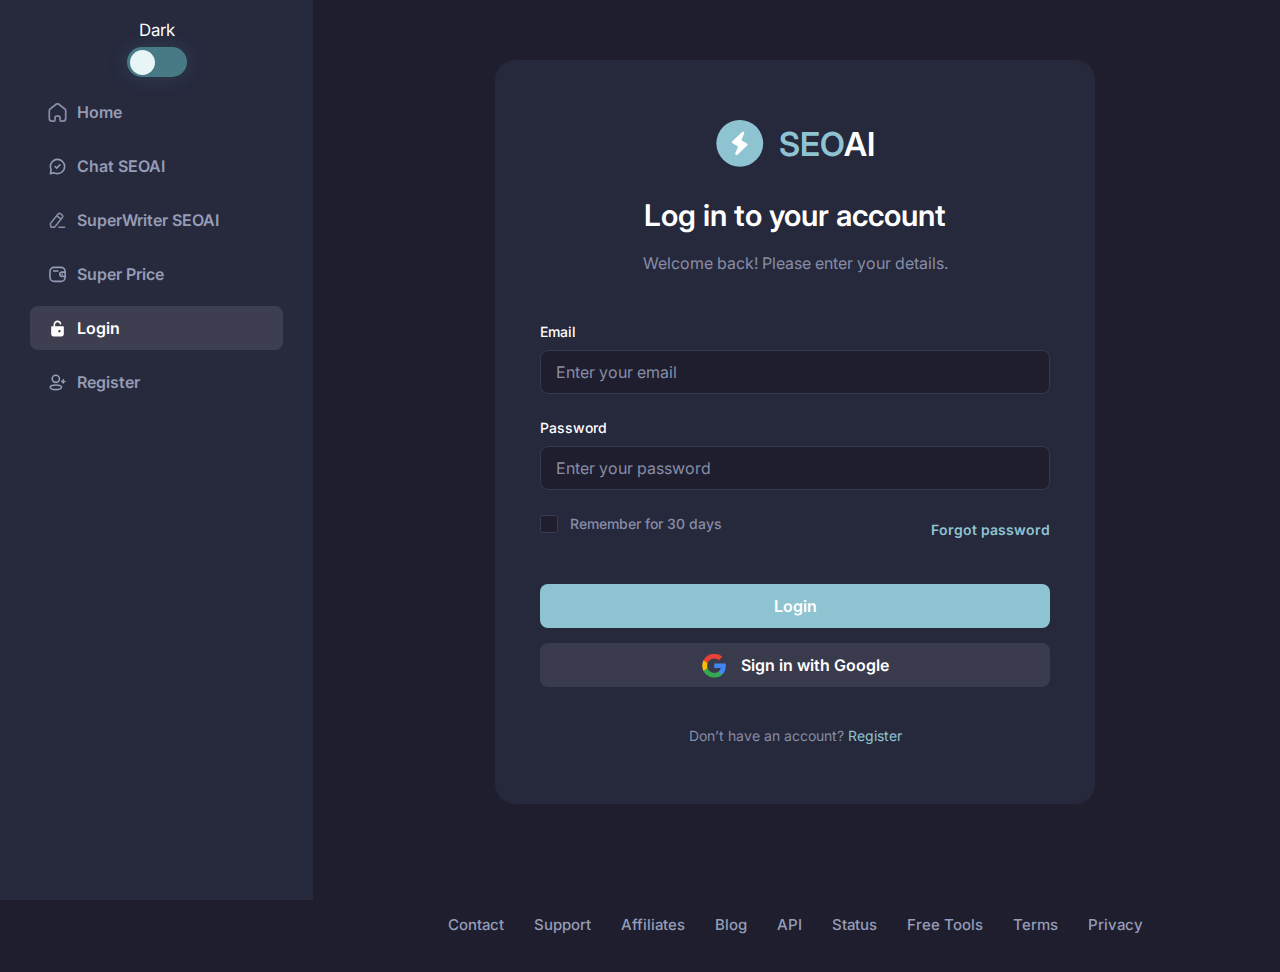
<file: login.html>
<!DOCTYPE html>
<html lang="en">

<head>
    <meta charset="UTF-8">
    <meta name="viewport" content="width=device-width, initial-scale=1.0">
    <title>Document</title>
    <link rel="stylesheet" href="assets/css/style.css">
    <link rel="stylesheet" href="https://cdnjs.cloudflare.com/ajax/libs/font-awesome/6.5.1/css/all.min.css"
        integrity="sha512-DTOQO9RWCH3ppGqcWaEA1BIZOC6xxalwEsw9c2QQeAIftl+Vegovlnee1c9QX4TctnWMn13TZye+giMm8e2LwA=="
        crossorigin="anonymous" referrerpolicy="no-referrer" />
</head>

<body>
    <div class="overlay"></div>
    <aside>
        <div class="modeToggle">
            <p>Dark</p>
            <div class="modeSwitch">
                <input type="checkbox" name="modeInp" id="modeInp">
                <label for="modeInp"></label>
            </div>
        </div>
        <ul>
            <li>
                <a href="#">
                    <img src="assets/images/Home.svg" alt="">
                    <span>Home</span>
                </a>
            </li>
            <li>
                <a href="#">
                    <img src="assets/images/chat.svg" alt="">
                    <span>Chat SEOAI</span>
                </a>
            </li>
            <li>
                <a href="#">
                    <img src="assets/images/Edit.svg" alt="">
                    <span>SuperWriter SEOAI</span>
                </a>
            </li>
            <li>
                <a href="#">
                    <img src="assets/images/Wallet.svg" alt="">
                    <span>Super Price</span>
                </a>
            </li>
            <li class="active">
                <a href="#">
                    <img src="assets/images/login-active.svg" alt="">
                    <span>Login</span>
                </a>
            </li>
            <li>
                <a href="#">
                    <img src="assets/images/Add User.svg" alt="">
                    <span>Register</span>
                </a>
            </li>
        </ul>
    </aside>




    <main>
        <div class="container">
            <div class="loginContainer">
                <div class="mainTopWrap loginMainTop">
                    <div class="mainHeading">
                        <img src="assets/images/flash.svg" alt="">
                        <span>SEO<span>AI</span></span>
                        <i class="fa-solid fa-bars"></i>
                    </div>
                    <h1>Log in to your account</h1>
                    <p>Welcome back! Please enter your details.</p>
                </div>
                <form>
                    <div class="inpWrap">
                        <label for="email">Email</label>
                        <input type="text" name="email" id="email" placeholder="Enter your email">
                    </div>
                    <div class="inpWrap">
                        <label for="password">Password</label>
                        <input type="password" name="password" id="password" placeholder="Enter your password">
                    </div>
                    <div class="rememberInp">
                        <label>Remember for 30 days
                            <input type="checkbox">
                            <span class="checkmark"></span>
                        </label>
                        <small>Forgot password</small>
                    </div>

                    <div class="loginBtnWrap">
                        <button>Login</button>
                        <button>
                            <img src="assets/images/google.svg" alt="">
                            <span>Sign in with Google</span>
                        </button>
                    </div>

                    <div class="haveAccount">
                        <p>Don’t have an account? <a href="#">Register</a></p>
                    </div>
                </form>
            </div>
        </div>
    </main>




    <footer>
        <div class="container">
            <ul>
                <li>
                    <a href="#">Contact</a>
                </li>
                <li>
                    <a href="#">Support</a>
                </li>
                <li>
                    <a href="#">Affiliates</a>
                </li>
                <li>
                    <a href="#">Blog</a>
                </li>
                <li>
                    <a href="#">API</a>
                </li>
                <li>
                    <a href="#">Status</a>
                </li>
                <li>
                    <a href="#">Free Tools</a>
                </li>
                <li>
                    <a href="#">Terms</a>
                </li>
                <li>
                    <a href="#">Privacy</a>
                </li>
            </ul>
        </div>
    </footer>




    <script src="assets/js/main.js"></script>


    <script>
        const isLight = JSON.parse(localStorage.getItem("isLight"))
        const sidebar = document.querySelector("aside")
        const modeSwitch = document.querySelector(".modeSwitch input")
        const modeText = document.querySelector(".modeToggle p")

        const body = document.querySelector("body")
        const main = document.querySelector("main")


        if (isLight) {
            modeSwitch.checked = true
            body.style = `background-color: #ECECEF`
            modeText.classList.add("light")
            modeText.innerText = "Light"
            main.classList.add("light")
            aside.classList.add("light")
        } else {
            body.style = `background-color: #1E1E2F`
            modeText.classList.remove("light")
            modeText.innerText = "Dark"
            main.classList.remove("light")
            aside.classList.remove("light")
            modeSwitch.checked = false
        }


        modeSwitch.addEventListener("change", e => {
            localStorage.setItem("isLight", JSON.stringify(modeSwitch.checked))
            if (modeSwitch.checked) {
                body.style = `background-color: #ECECEF`
                modeText.classList.add("light")
                modeText.innerText = "Light"
                main.classList.add("light")
                aside.classList.add("light")
            } else {
                body.style = `background-color: #1E1E2F`
                modeText.classList.remove("light")
                modeText.innerText = "Dark"
                main.classList.remove("light")
                aside.classList.remove("light")
            }
        })
    </script>
</body>

</html>
</file>
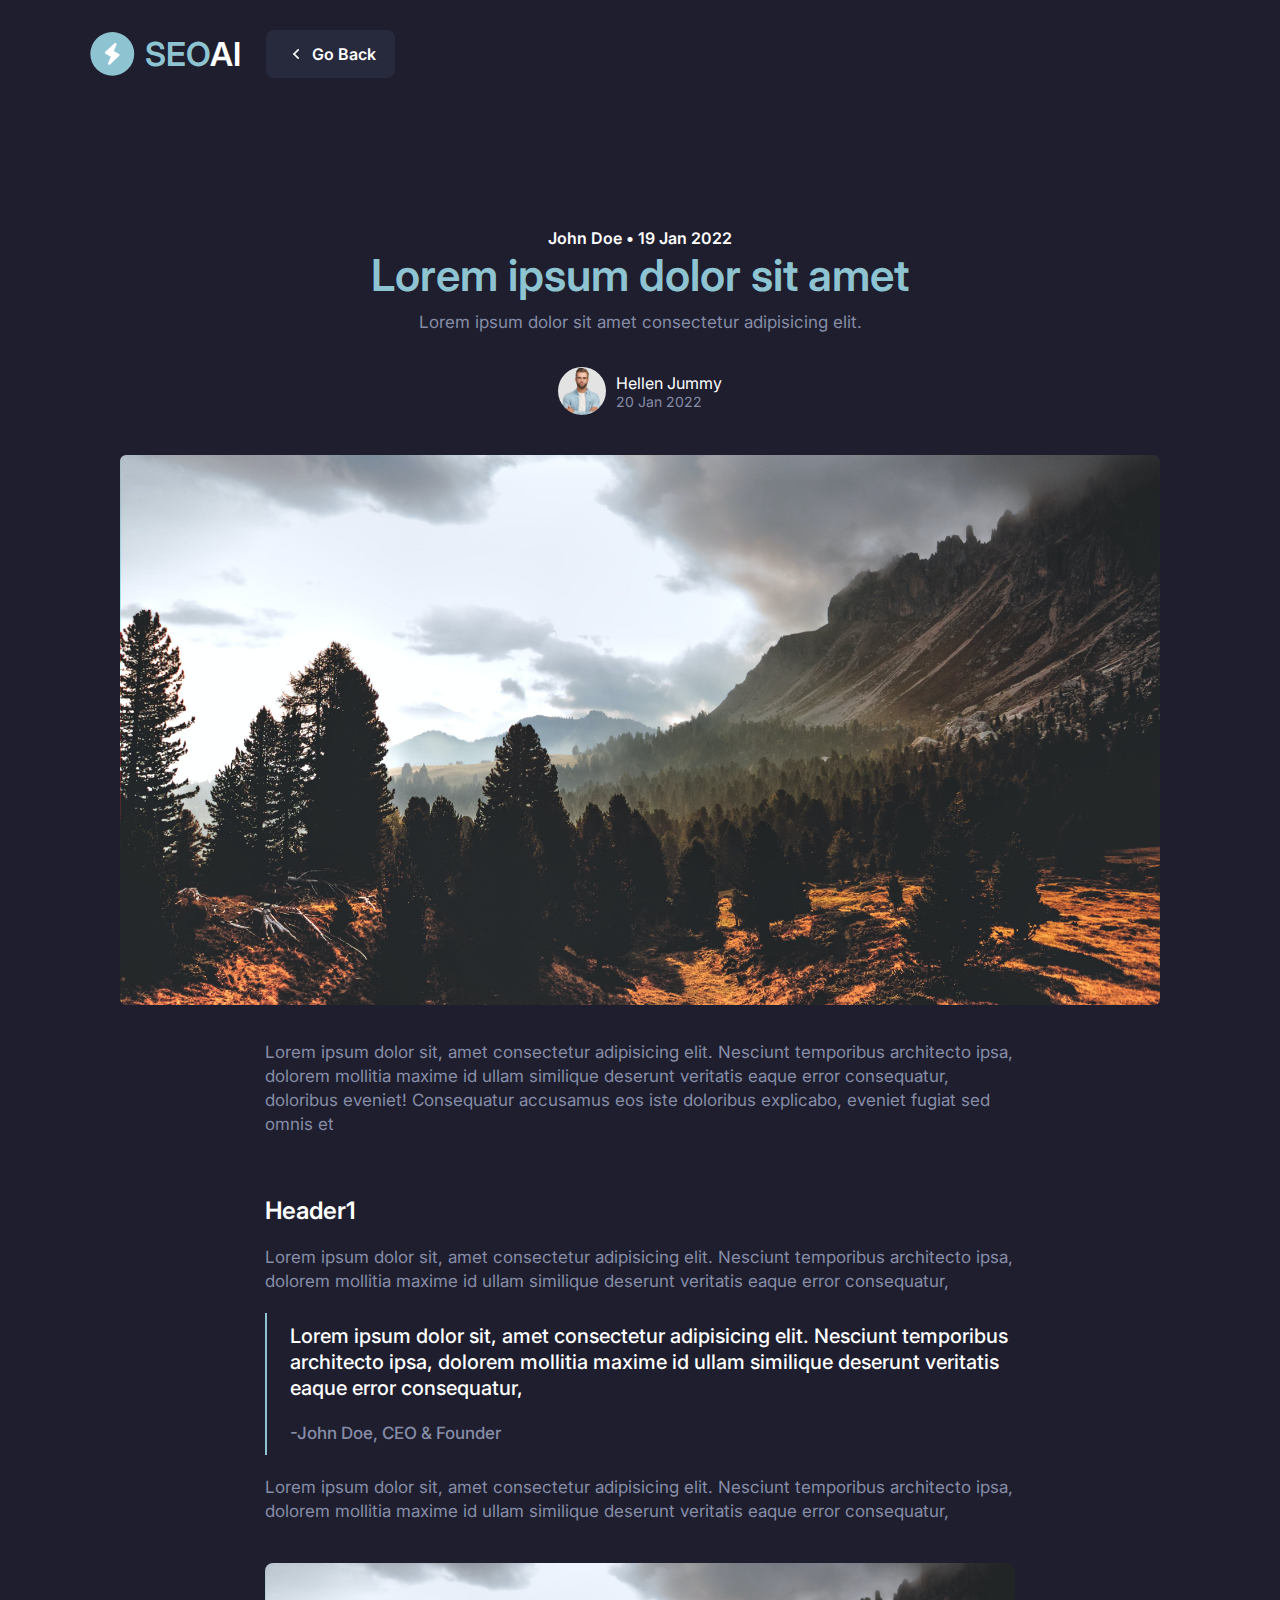
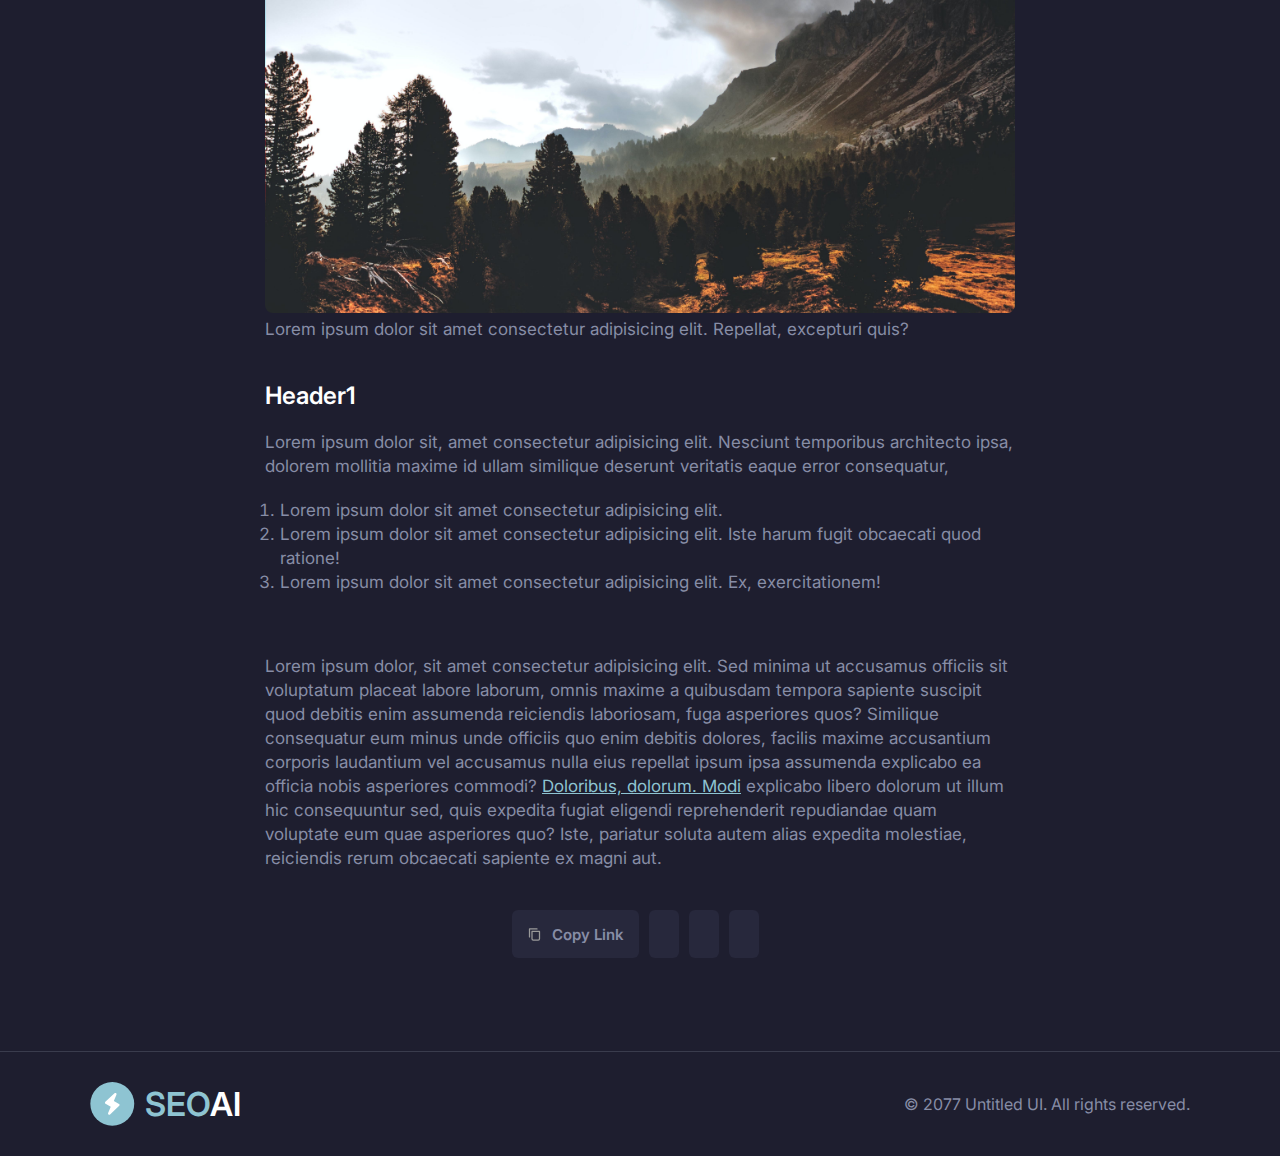
<file: news.html>
<!DOCTYPE html>
<html lang="en">

<head>
    <meta charset="UTF-8">
    <meta name="viewport" content="width=device-width, initial-scale=1.0">
    <title>Document</title>
    <link rel="stylesheet" href="assets/css/style.css">
    <link rel="stylesheet" href="https://cdn.jsdelivr.net/npm/swiper@11/swiper-bundle.min.css" />
    <link rel="stylesheet" href="https://cdnjs.cloudflare.com/ajax/libs/font-awesome/6.5.1/css/all.min.css"
        integrity="sha512-DTOQO9RWCH3ppGqcWaEA1BIZOC6xxalwEsw9c2QQeAIftl+Vegovlnee1c9QX4TctnWMn13TZye+giMm8e2LwA=="
        crossorigin="anonymous" referrerpolicy="no-referrer" />
</head>

<body>
    <main class="newsMain">
        <div class="container">
            <div class="newsBanner">
                <div class="homeBannerTop">
                    <div class="homeBannerTopLogo">
                        <div class="mainHeading">
                            <img src="assets/images/flash.svg" alt="">
                            <span>SEO<span>AI</span></span>
                            <i class="fa-solid fa-bars"></i>
                        </div>
                    </div>
                    <div class="homeBannerTopBtn">
                        <div class="resBtn">
                            <button>
                                <img src="assets/images/Arrow left.svg" alt="">
                                Go Back
                            </button>
                        </div>
                    </div>
                </div>
                <div class="newsHeading">
                    <small>
                        John Doe <span>•</span> 19 Jan 2022
                    </small>
                    <h1>Lorem ipsum dolor sit amet</h1>
                    <p>Lorem ipsum dolor sit amet consectetur adipisicing elit.</p>
                    <div class="newsHeadingPeople">
                        <div class="peopleInfo">
                            <img src="assets/images/man.jpg" alt="">
                            <div class="peopleInfoRight">
                                <h4>Hellen Jummy</h4>
                                <p>20 Jan 2022</p>
                            </div>
                        </div>
                    </div>
                </div>
                <div class="newsContent">
                    <div class="newsImg">
                        <img src="assets/images/nature.jpg" alt="">
                    </div>
                    <div class="newsContentText">
                        <p>
                            Lorem ipsum dolor sit, amet consectetur adipisicing elit. Nesciunt temporibus architecto
                            ipsa, dolorem mollitia maxime id ullam similique deserunt veritatis eaque error consequatur,
                            doloribus eveniet! Consequatur accusamus eos iste doloribus explicabo, eveniet fugiat sed
                            omnis et
                        </p>
                        <br>
                        <br>
                        <br>
                        <h2>Header1</h2>
                        <br>
                        <p>
                            Lorem ipsum dolor sit, amet consectetur adipisicing elit. Nesciunt temporibus architecto
                            ipsa, dolorem mollitia maxime id ullam similique deserunt veritatis eaque error consequatur,
                        </p>
                        <br>
                        <h3>
                            Lorem ipsum dolor sit, amet consectetur adipisicing elit. Nesciunt temporibus architecto
                            ipsa, dolorem mollitia maxime id ullam similique deserunt veritatis eaque error consequatur,
                            <p>-John Doe, CEO & Founder</p>
                        </h3>
                        <br>
                        <p>
                            Lorem ipsum dolor sit, amet consectetur adipisicing elit. Nesciunt temporibus architecto
                            ipsa, dolorem mollitia maxime id ullam similique deserunt veritatis eaque error consequatur,
                        </p>
                        <br>
                        <br>
                        <img src="assets/images/nature.jpg" alt="">
                        <br>
                        <p>Lorem ipsum dolor sit amet consectetur adipisicing elit. Repellat, excepturi quis?</p>
                        <br>
                        <br>
                        <h2>Header1</h2>
                        <br>
                        <p>
                            Lorem ipsum dolor sit, amet consectetur adipisicing elit. Nesciunt temporibus architecto
                            ipsa, dolorem mollitia maxime id ullam similique deserunt veritatis eaque error consequatur,
                        </p>
                        <br>
                        <ol>
                            <li>
                                Lorem ipsum dolor sit amet consectetur adipisicing elit.
                            </li>
                            <li>
                                Lorem ipsum dolor sit amet consectetur adipisicing elit. Iste harum fugit obcaecati quod
                                ratione!
                            </li>
                            <li>
                                Lorem ipsum dolor sit amet consectetur adipisicing elit. Ex, exercitationem!
                            </li>
                        </ol>
                        <br>
                        <br>
                        <br>
                        <p>
                            Lorem ipsum dolor, sit amet consectetur adipisicing elit. Sed minima ut accusamus officiis
                            sit voluptatum placeat labore laborum, omnis maxime a quibusdam tempora sapiente suscipit
                            quod debitis enim assumenda reiciendis laboriosam, fuga asperiores quos? Similique
                            consequatur eum minus unde officiis quo enim debitis dolores, facilis maxime accusantium
                            corporis laudantium vel accusamus nulla eius repellat ipsum ipsa assumenda explicabo ea
                            officia nobis asperiores commodi? <a href="#">Doloribus, dolorum. Modi</a> explicabo libero
                            dolorum ut
                            illum hic consequuntur sed, quis expedita fugiat eligendi reprehenderit repudiandae quam
                            voluptate eum quae asperiores quo? Iste, pariatur soluta autem alias expedita molestiae,
                            reiciendis rerum obcaecati sapiente ex magni aut.
                        </p>
                    </div>
                </div>
            </div>

            <div class="newsLoadMore">
                <button>
                    <img src="assets/images/copy text.svg" alt="">
                    <span>Copy Link</span>
                </button>
                <button>
                    <i class="fa-brands fa-facebook-f"></i>
                </button>
                <button>
                    <i class="fa-brands fa-twitter"></i>
                </button>
                <button>
                    <i class="fa-brands fa-instagram"></i>
                </button>
            </div>
        </div>
    </main>


    <div class="homeNewsFooter">
        <div class="container">
            <div class="homeBannerTopLogo">
                <div class="mainHeading">
                    <img src="assets/images/flash.svg" alt="">
                    <span>SEO<span>AI</span></span>
                    <i class="fa-solid fa-bars"></i>
                </div>
            </div>
            <p>&copy; 2077 Untitled UI. All rights reserved.</p>
        </div>
    </div>



</body>

</html>
</file>
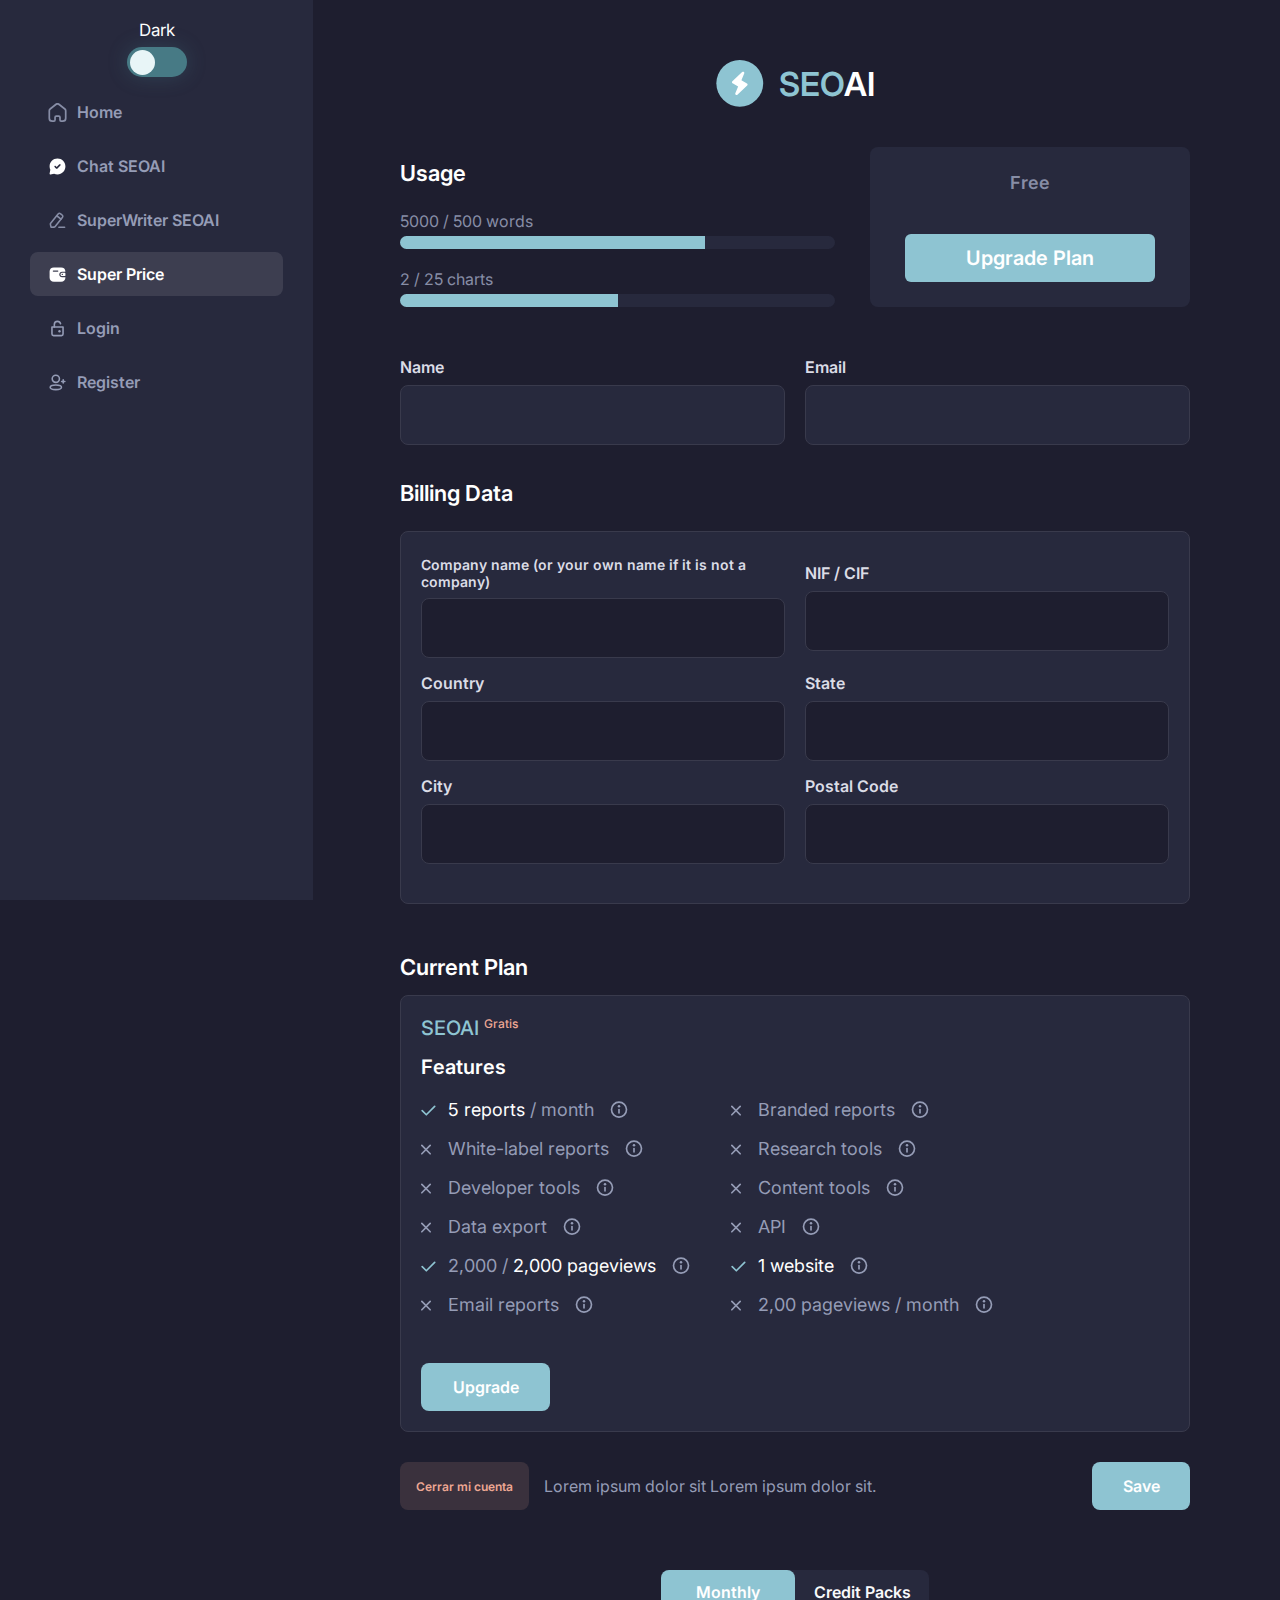
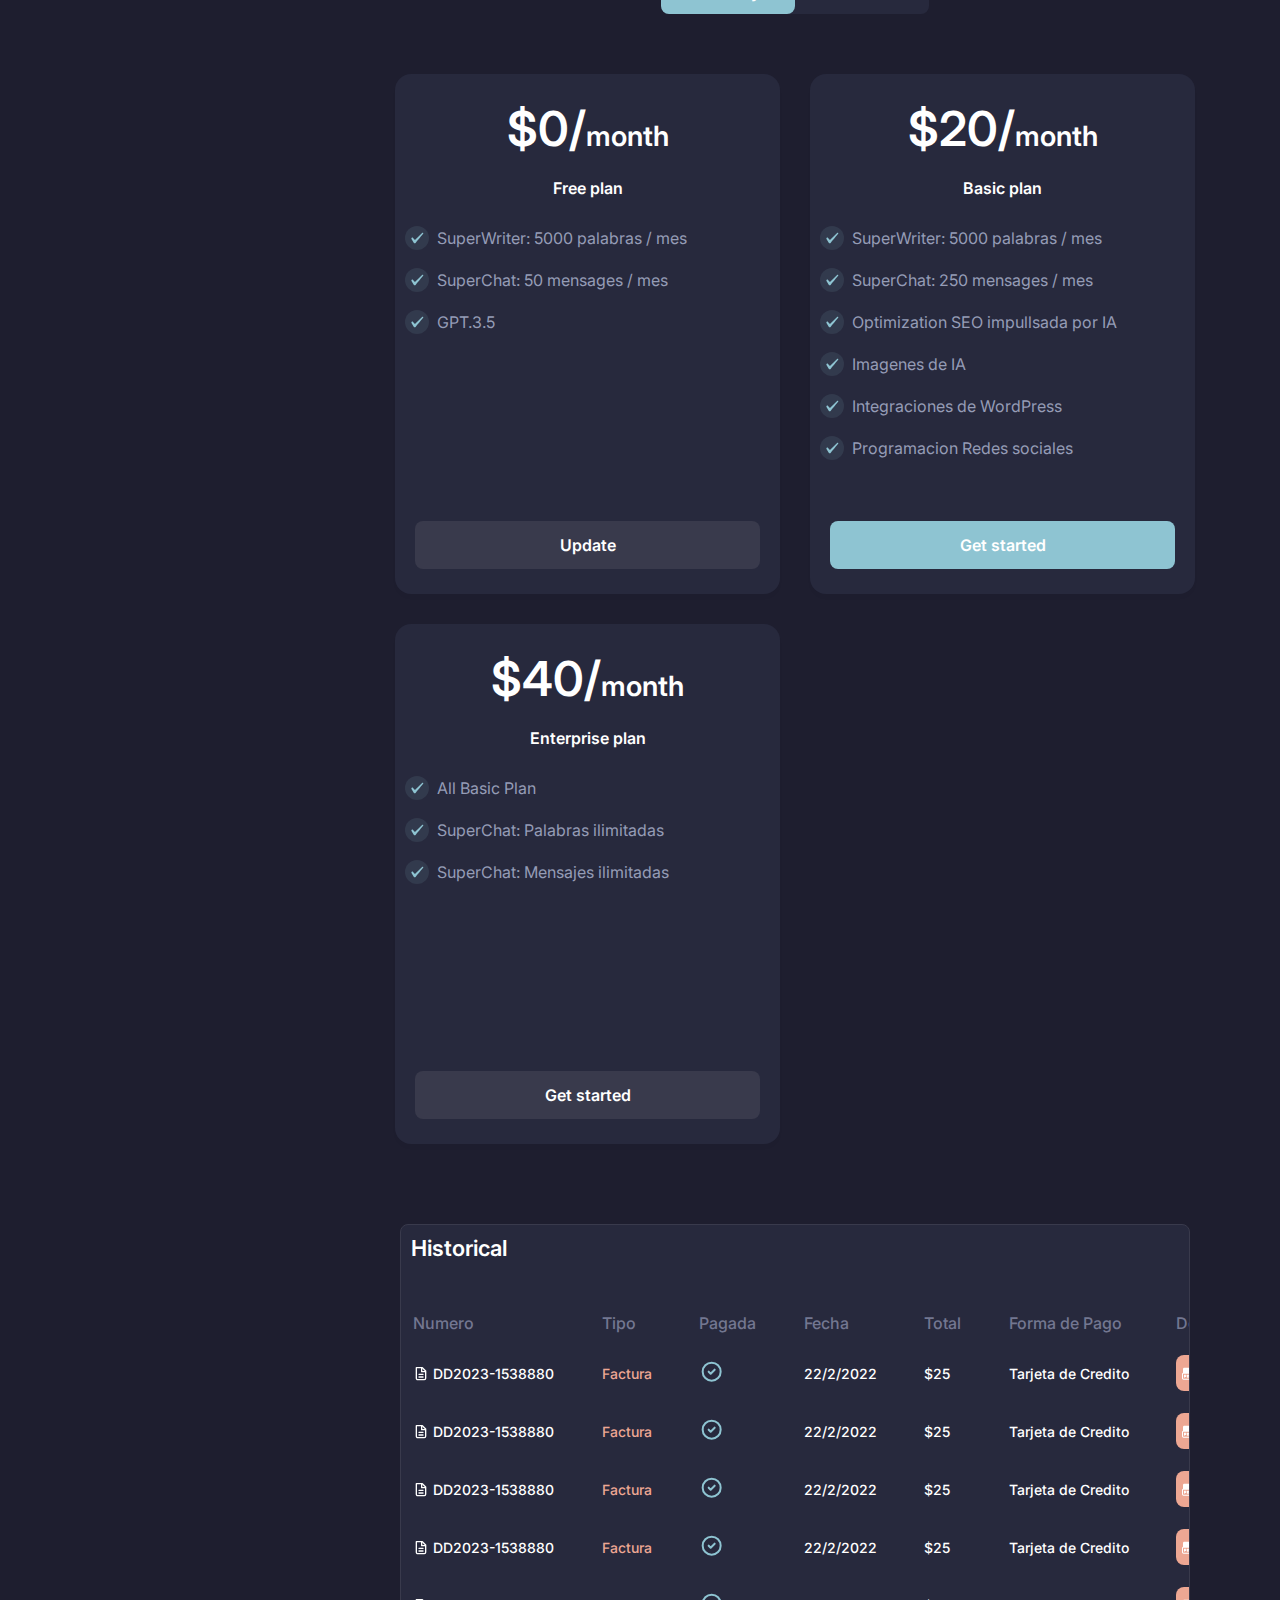
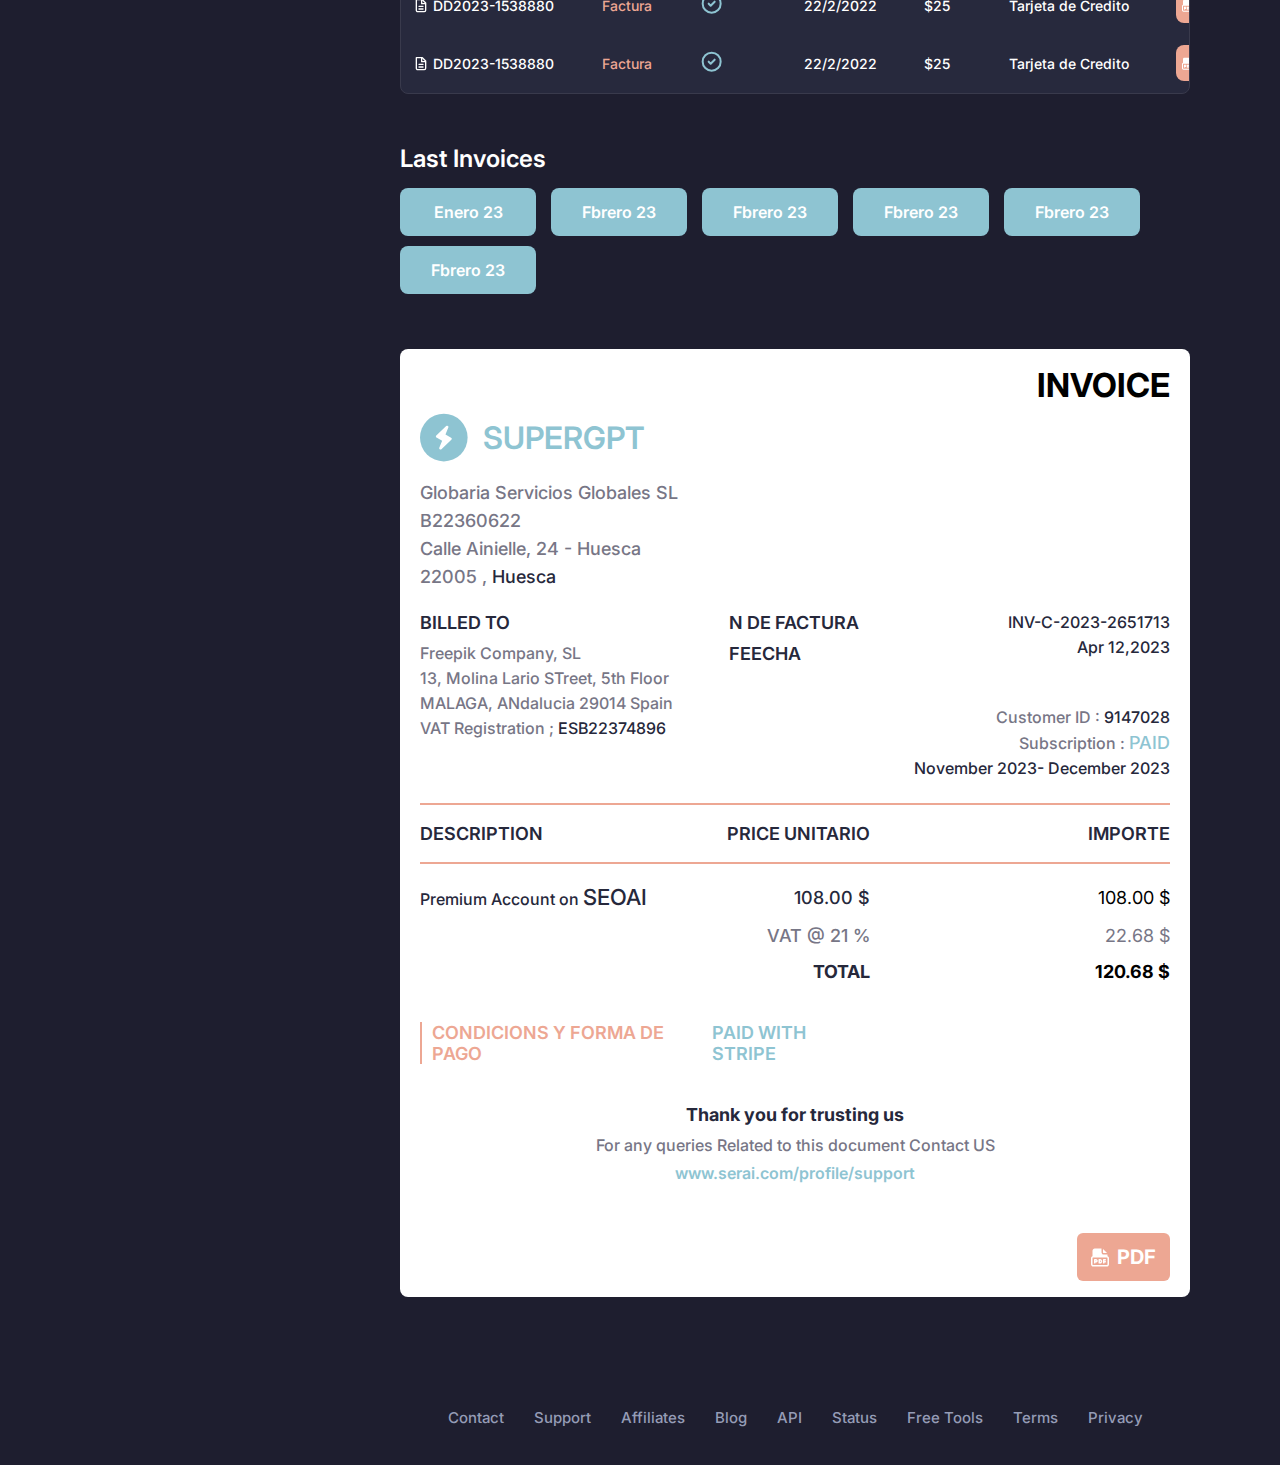
<file: price-final.html>
<!DOCTYPE html>
<html lang="en">

<head>
    <meta charset="UTF-8">
    <meta name="viewport" content="width=device-width, initial-scale=1.0">
    <title>Document</title>
    <link rel="stylesheet" href="assets/css/style.css">
    <link rel="stylesheet" href="https://cdn.jsdelivr.net/npm/swiper@11/swiper-bundle.min.css" />
    <link rel="stylesheet" href="https://cdnjs.cloudflare.com/ajax/libs/font-awesome/6.5.1/css/all.min.css"
        integrity="sha512-DTOQO9RWCH3ppGqcWaEA1BIZOC6xxalwEsw9c2QQeAIftl+Vegovlnee1c9QX4TctnWMn13TZye+giMm8e2LwA=="
        crossorigin="anonymous" referrerpolicy="no-referrer" />
</head>

<body>
    <div class="overlay"></div>
    <aside>
        <div class="modeToggle">
            <p>Dark</p>
            <div class="modeSwitch">
                <input type="checkbox" name="modeInp" id="modeInp">
                <label for="modeInp"></label>
            </div>
        </div>
        <ul>
            <li>
                <a href="#">
                    <img src="assets/images/Home.svg" alt="">
                    <span>Home</span>
                </a>
            </li>
            <li>
                <a href="#">
                    <img src="assets/images/chat-active.svg" alt="">
                    <span>Chat SEOAI</span>
                </a>
            </li>
            <li>
                <a href="#">
                    <img src="assets/images/Edit.svg" alt="">
                    <span>SuperWriter SEOAI</span>
                </a>
            </li>
            <li class="active">
                <a href="#">
                    <img src="assets/images/Wallet-active.svg" alt="">
                    <span>Super Price</span>
                </a>
            </li>
            <li>
                <a href="#">
                    <img src="assets/images/login.svg" alt="">
                    <span>Login</span>
                </a>
            </li>
            <li>
                <a href="#">
                    <img src="assets/images/Add User.svg" alt="">
                    <span>Register</span>
                </a>
            </li>
        </ul>
    </aside>


    <main>
        <div class="container">
            <div class="mainTopWrap finalMainTop">
                <div class="mainHeading">
                    <img src="assets/images/flash.svg" alt="">
                    <span>SEO<span>AI</span></span>
                    <i class="fa-solid fa-bars"></i>
                </div>
            </div>


            <div class="finalUsage">
                <div class="usageLeft">
                    <h2>Usage</h2>
                    <div class="usageProgress">
                        <div class="usageSingleProgress">
                            <p>5000 / 500 words</p>
                            <div class="usageProg">
                                <div class="usageProgInner usageProgInner1"></div>
                            </div>
                        </div>
                        <div class="usageSingleProgress">
                            <p>2 / 25 charts</p>
                            <div class="usageProg">
                                <div class="usageProgInner usageProgInner2"></div>
                            </div>
                        </div>
                    </div>
                </div>
                <div class="usageRight">
                    <p>Free</p>
                    <button>Upgrade Plan</button>
                </div>
            </div>



            <div class="finalAllInp">
                <div class="finalInpRow">
                    <div class="finalSingleInp">
                        <label for="name">Name</label>
                        <input type="text">
                    </div>
                    <div class="finalSingleInp">
                        <label for="email">Email</label>
                        <input type="email">
                    </div>
                </div>

                <h2>Billing Data</h2>
                <div class="billingInpWrap">
                    <div class="finalInpRow">
                        <div class="finalSingleInp">
                            <label for="company" style="font-size: 14px;">Company name (or your own name if it is not a
                                company)</label>
                            <input type="text">
                        </div>
                        <div class="finalSingleInp">
                            <label for="nifcif">NIF / CIF</label>
                            <input type="text">
                        </div>
                    </div>
                    <div class="finalInpRow">
                        <div class="finalSingleInp">
                            <label for="country">Country</label>
                            <input type="text">
                        </div>
                        <div class="finalSingleInp">
                            <label for="state">State</label>
                            <input type="text">
                        </div>
                    </div>
                    <div class="finalInpRow">
                        <div class="finalSingleInp">
                            <label for="city">City</label>
                            <input type="text">
                        </div>
                        <div class="finalSingleInp">
                            <label for="postalcode">Postal Code</label>
                            <input type="text">
                        </div>
                    </div>
                </div>
            </div>



            <div class="currentPlan">
                <h2>Current Plan</h2>
                <div class="curPlanWrap">
                    <h3>SEOAI <span>Gratis</span></h3>
                    <h4>Features</h4>
                    <div class="curPlanRow">
                        <div class="curPlanLeft">
                            <div class="singlCurPlan">
                                <div class="curFirstImgWrap">
                                    <img src="assets/images/tick-green.svg" alt="" class="curFirstImg">
                                </div>
                                <p><span>5 reports</span> / month</p>
                                <img src="assets/images/Information Circle.svg" alt="" class="curLastImg">
                            </div>
                            <div class="singlCurPlan">
                                <div class="curFirstImgWrap">
                                    <img src="assets/images/close-gray.svg" alt="" class="curFirstImg">
                                </div>
                                <p>White-label reports</p>
                                <img src="assets/images/Information Circle.svg" alt="" class="curLastImg">
                            </div>
                            <div class="singlCurPlan">
                                <div class="curFirstImgWrap">
                                    <img src="assets/images/close-gray.svg" alt="" class="curFirstImg">
                                </div>
                                <p>Developer tools</p>
                                <img src="assets/images/Information Circle.svg" alt="" class="curLastImg">
                            </div>
                            <div class="singlCurPlan">
                                <div class="curFirstImgWrap">
                                    <img src="assets/images/close-gray.svg" alt="" class="curFirstImg">
                                </div>
                                <p>Data export</p>
                                <img src="assets/images/Information Circle.svg" alt="" class="curLastImg">
                            </div>
                            <div class="singlCurPlan">
                                <div class="curFirstImgWrap">
                                    <img src="assets/images/tick-green.svg" alt="" class="curFirstImg">
                                </div>
                                <p>2,000 / <span>2,000 pageviews</span></p>
                                <img src="assets/images/Information Circle.svg" alt="" class="curLastImg">
                            </div>
                            <div class="singlCurPlan">
                                <div class="curFirstImgWrap">
                                    <img src="assets/images/close-gray.svg" alt="" class="curFirstImg">
                                </div>
                                <p>Email reports</p>
                                <img src="assets/images/Information Circle.svg" alt="" class="curLastImg">
                            </div>
                        </div>

                        <div class="curPlanRight">
                            <div class="singlCurPlan">
                                <div class="curFirstImgWrap">
                                    <img src="assets/images/close-gray.svg" alt="" class="curFirstImg">
                                </div>
                                <p>Branded reports</p>
                                <img src="assets/images/Information Circle.svg" alt="" class="curLastImg">
                            </div>
                            <div class="singlCurPlan">
                                <div class="curFirstImgWrap">
                                    <img src="assets/images/close-gray.svg" alt="" class="curFirstImg">
                                </div>
                                <p>Research tools</p>
                                <img src="assets/images/Information Circle.svg" alt="" class="curLastImg">
                            </div>
                            <div class="singlCurPlan">
                                <div class="curFirstImgWrap">
                                    <img src="assets/images/close-gray.svg" alt="" class="curFirstImg">
                                </div>
                                <p>Content tools</p>
                                <img src="assets/images/Information Circle.svg" alt="" class="curLastImg">
                            </div>
                            <div class="singlCurPlan">
                                <div class="curFirstImgWrap">
                                    <img src="assets/images/close-gray.svg" alt="" class="curFirstImg">
                                </div>
                                <p>API</p>
                                <img src="assets/images/Information Circle.svg" alt="" class="curLastImg">
                            </div>
                            <div class="singlCurPlan">
                                <div class="curFirstImgWrap">
                                    <img src="assets/images/tick-green.svg" alt="" class="curFirstImg">
                                </div>
                                <p><span>1 website</span></p>
                                <img src="assets/images/Information Circle.svg" alt="" class="curLastImg">
                            </div>
                            <div class="singlCurPlan">
                                <div class="curFirstImgWrap">
                                    <img src="assets/images/close-gray.svg" alt="" class="curFirstImg">
                                </div>
                                <p>2,00 pageviews / month</p>
                                <img src="assets/images/Information Circle.svg" alt="" class="curLastImg">
                            </div>
                        </div>
                    </div>

                    <button class="curPlanBtn">Upgrade</button>
                </div>

                <div class="curPlanSaveRow">
                    <div class="curPlanSaveLeft">
                        <button>Cerrar mi cuenta</button>
                        <p>Lorem ipsum dolor sit Lorem ipsum dolor sit.</p>
                    </div>
                    <div class="curPlanSaveRight">
                        <button>Save</button>
                    </div>
                </div>
            </div>


            <div class="pricingContent">
                <div class="pricingHeading">
                    <button class="active">Monthly</button>
                    <button>Credit Packs</button>
                </div>
                <div class="pricingWrap">
                    <div class="pricingSingle">
                        <div class="pricingSingleTop">
                            <h3>&dollar;0/<span>month</span></h3>
                            <h4>Free plan</h4>
                            <ul>
                                <li>
                                    <span>
                                        <img src="assets/images/tick.svg" alt="">
                                    </span>
                                    <p>SuperWriter: 5000 palabras / mes</p>
                                </li>
                                <li>
                                    <span>
                                        <img src="assets/images/tick.svg" alt="">
                                    </span>
                                    <p>SuperChat: 50 mensages / mes</p>
                                </li>
                                <li>
                                    <span>
                                        <img src="assets/images/tick.svg" alt="">
                                    </span>
                                    <p>GPT.3.5</p>
                                </li>
                            </ul>
                        </div>
                        <button>Update</button>
                    </div>
                    <div class="pricingSingle active">
                        <div class="pricingSingleTop">
                            <h3>&dollar;20/<span>month</span></h3>
                            <h4>Basic plan</h4>
                            <ul>
                                <li>
                                    <span>
                                        <img src="assets/images/tick.svg" alt="">
                                    </span>
                                    <p>SuperWriter: 5000 palabras / mes</p>
                                </li>
                                <li>
                                    <span>
                                        <img src="assets/images/tick.svg" alt="">
                                    </span>
                                    <p>SuperChat: 250 mensages / mes</p>
                                </li>
                                <li>
                                    <span>
                                        <img src="assets/images/tick.svg" alt="">
                                    </span>
                                    <p>Optimization SEO impullsada por IA</p>
                                </li>
                                <li>
                                    <span>
                                        <img src="assets/images/tick.svg" alt="">
                                    </span>
                                    <p>Imagenes de IA</p>
                                </li>
                                <li>
                                    <span>
                                        <img src="assets/images/tick.svg" alt="">
                                    </span>
                                    <p>Integraciones de WordPress</p>
                                </li>
                                <li>
                                    <span>
                                        <img src="assets/images/tick.svg" alt="">
                                    </span>
                                    <p>Programacion Redes sociales</p>
                                </li>
                            </ul>
                        </div>
                        <button>Get started</button>
                    </div>
                    <div class="pricingSingle">
                        <div class="pricingSingleTop">
                            <h3>&dollar;40/<span>month</span></h3>
                            <h4>Enterprise plan</h4>
                            <ul>
                                <li>
                                    <span>
                                        <img src="assets/images/tick.svg" alt="">
                                    </span>
                                    <p>All Basic Plan</p>
                                </li>
                                <li>
                                    <span>
                                        <img src="assets/images/tick.svg" alt="">
                                    </span>
                                    <p>SuperChat: Palabras ilimitadas</p>
                                </li>
                                <li>
                                    <span>
                                        <img src="assets/images/tick.svg" alt="">
                                    </span>
                                    <p>SuperChat: Mensajes ilimitadas</p>
                                </li>
                            </ul>
                        </div>
                        <button>Get started</button>
                    </div>
                </div>
            </div>



            <div class="historicalContent">
                <h2>Historical</h2>
                <div class="historicalTableWrap">
                    <table>
                        <thead>
                            <tr>
                                <th>Numero</th>
                                <th>Tipo</th>
                                <th>Pagada</th>
                                <th>Fecha</th>
                                <th>Total</th>
                                <th>Forma de Pago</th>
                                <th>Detallas</th>
                            </tr>
                        </thead>
                        <tbody>
                            <tr>
                                <td>
                                    <span class="histFirstNum">
                                        <img src="assets/images/paper.svg" alt="">
                                        <span>DD2023-1538880</span>
                                    </span>
                                </td>
                                <td><span class="tipoItem">Factura</span></td>
                                <td>
                                    <img src="assets/images/tick-circle.svg" alt="">
                                </td>
                                <td>22/2/2022</td>
                                <td>&dollar;25</td>
                                <td>Tarjeta de Credito</td>
                                <td>
                                    <span class="histBtnWrap">
                                        <button>
                                            <img src="assets/images/pdf-image.svg" alt="">
                                            <span>PDF</span>
                                        </button>
                                        <button>
                                            <img src="assets/images/email-image.svg" alt="">
                                            <span>Email</span>
                                        </button>
                                    </span>
                                </td>
                            </tr>
                            <tr>
                                <td>
                                    <span class="histFirstNum">
                                        <img src="assets/images/paper.svg" alt="">
                                        <span>DD2023-1538880</span>
                                    </span>
                                </td>
                                <td><span class="tipoItem">Factura</span></td>
                                <td>
                                    <img src="assets/images/tick-circle.svg" alt="">
                                </td>
                                <td>22/2/2022</td>
                                <td>&dollar;25</td>
                                <td>Tarjeta de Credito</td>
                                <td>
                                    <span class="histBtnWrap">
                                        <button>
                                            <img src="assets/images/pdf-image.svg" alt="">
                                            <span>PDF</span>
                                        </button>
                                        <button>
                                            <img src="assets/images/email-image.svg" alt="">
                                            <span>Email</span>
                                        </button>
                                    </span>
                                </td>
                            </tr>
                            <tr>
                                <td>
                                    <span class="histFirstNum">
                                        <img src="assets/images/paper.svg" alt="">
                                        <span>DD2023-1538880</span>
                                    </span>
                                </td>
                                <td><span class="tipoItem">Factura</span></td>
                                <td>
                                    <img src="assets/images/tick-circle.svg" alt="">
                                </td>
                                <td>22/2/2022</td>
                                <td>&dollar;25</td>
                                <td>Tarjeta de Credito</td>
                                <td>
                                    <span class="histBtnWrap">
                                        <button>
                                            <img src="assets/images/pdf-image.svg" alt="">
                                            <span>PDF</span>
                                        </button>
                                        <button>
                                            <img src="assets/images/email-image.svg" alt="">
                                            <span>Email</span>
                                        </button>
                                    </span>
                                </td>
                            </tr>
                            <tr>
                                <td>
                                    <span class="histFirstNum">
                                        <img src="assets/images/paper.svg" alt="">
                                        <span>DD2023-1538880</span>
                                    </span>
                                </td>
                                <td><span class="tipoItem">Factura</span></td>
                                <td>
                                    <img src="assets/images/tick-circle.svg" alt="">
                                </td>
                                <td>22/2/2022</td>
                                <td>&dollar;25</td>
                                <td>Tarjeta de Credito</td>
                                <td>
                                    <span class="histBtnWrap">
                                        <button>
                                            <img src="assets/images/pdf-image.svg" alt="">
                                            <span>PDF</span>
                                        </button>
                                        <button>
                                            <img src="assets/images/email-image.svg" alt="">
                                            <span>Email</span>
                                        </button>
                                    </span>
                                </td>
                            </tr>
                            <tr>
                                <td>
                                    <span class="histFirstNum">
                                        <img src="assets/images/paper.svg" alt="">
                                        <span>DD2023-1538880</span>
                                    </span>
                                </td>
                                <td><span class="tipoItem">Factura</span></td>
                                <td>
                                    <img src="assets/images/tick-circle.svg" alt="">
                                </td>
                                <td>22/2/2022</td>
                                <td>&dollar;25</td>
                                <td>Tarjeta de Credito</td>
                                <td>
                                    <span class="histBtnWrap">
                                        <button>
                                            <img src="assets/images/pdf-image.svg" alt="">
                                            <span>PDF</span>
                                        </button>
                                        <button>
                                            <img src="assets/images/email-image.svg" alt="">
                                            <span>Email</span>
                                        </button>
                                    </span>
                                </td>
                            </tr>
                            <tr>
                                <td>
                                    <span class="histFirstNum">
                                        <img src="assets/images/paper.svg" alt="">
                                        <span>DD2023-1538880</span>
                                    </span>
                                </td>
                                <td><span class="tipoItem">Factura</span></td>
                                <td>
                                    <img src="assets/images/tick-circle.svg" alt="">
                                </td>
                                <td>22/2/2022</td>
                                <td>&dollar;25</td>
                                <td>Tarjeta de Credito</td>
                                <td>
                                    <span class="histBtnWrap">
                                        <button>
                                            <img src="assets/images/pdf-image.svg" alt="">
                                            <span>PDF</span>
                                        </button>
                                        <button>
                                            <img src="assets/images/email-image.svg" alt="">
                                            <span>Email</span>
                                        </button>
                                    </span>
                                </td>
                            </tr>
                        </tbody>
                    </table>
                </div>
            </div>


            <div class="lastInvoice">
                <div class="lastInvTop">
                    <h2>Last Invoices</h2>
                    <div class="invBtnWrap">
                        <button>Enero 23</button>
                        <button>Fbrero 23</button>
                        <button>Fbrero 23</button>
                        <button>Fbrero 23</button>
                        <button>Fbrero 23</button>
                        <button>Fbrero 23</button>
                    </div>
                </div>

                <div class="lastInvWrap">
                    <div class="lastInvContent">
                        <h3>INVOICE</h3>
                        <div class="invHeaing">
                            <img src="assets/images/flash-sm.svg" alt="">
                            <span>SUPERGPT</span>
                        </div>
                        <div class="invTopAddress">
                            <p>Globaria Servicios Globales SL</p>
                            <p>B22360622</p>
                            <p>Calle Ainielle, 24 - Huesca</p>
                            <p>22005 , <span>Huesca</span></p>
                        </div>
                        <div class="invBillWrap">
                            <div class="invBillLeft">
                                <h4>BILLED TO</h4>
                                <p>Freepik Company, SL</p>
                                <p>13, Molina Lario STreet, 5th Floor</p>
                                <p>MALAGA, ANdalucia 29014 Spain</p>
                                <p>VAT Registration ; <span>ESB22374896</span></p>
                            </div>
                            <div class="invBillMid">
                                <h4>N DE FACTURA</h4>
                                <h4>FEECHA</h4>
                            </div>
                            <div class="invBillRight">
                                <div class="billRightTop">
                                    <p><span>INV-C-2023-2651713</span></p>
                                    <p><span>Apr 12,2023</span></p>
                                </div>
                                <div class="billRightBottom">
                                    <p>Customer ID : <span>9147028</span></p>
                                    <p>Subscription : <small>PAID</small></p>
                                    <p><span>November 2023- December 2023</span></p>
                                </div>
                            </div>
                        </div>

                        <div class="invCost">
                            <div class="invConstHeading">
                                <div class="costHeaingLeft">
                                    <p>DESCRIPTION</p>
                                    <p>PRICE UNITARIO</p>
                                </div>
                                <div class="costHeaingRight">
                                    <p>IMPORTE</p>
                                </div>
                            </div>
                            <div class="invCostWrap">
                                <div class="invCostSingle">
                                    <div class="invCostLeft">
                                        <p>Premium Account on <span>SEOAI</span></p>
                                        <p>108.00 &dollar;</p>
                                    </div>
                                    <div class="invConstRight">
                                        <p>108.00 &dollar;</p>
                                    </div>
                                </div>
                                <div class="invCostSingle invSecondCost">
                                    <div class="invCostLeft">
                                        <p>VAT @ 21 %</p>
                                    </div>
                                    <div class="invConstRight">
                                        <p>22.68 &dollar;</p>
                                    </div>
                                </div>
                                <div class="invCostSingle invThirdCost">
                                    <div class="invCostLeft">
                                        <p>TOTAL</p>
                                    </div>
                                    <div class="invConstRight">
                                        <p>120.68 &dollar;</p>
                                    </div>
                                </div>
                            </div>

                            <div class="invPaid">
                                <div class="invPaidLeft">
                                    <p>CONDICIONS Y FORMA DE PAGO</p>
                                    <p>PAID WITH STRIPE</p>
                                </div>
                                <div class="invPaidRight"></div>
                            </div>

                            <div class="invThank">
                                <h4>Thank you for trusting us</h4>
                                <p>For any queries Related to this document Contact US</p>
                                <a href="#">www.serai.com/profile/support</a>
                            </div>

                            <div class="invPrint">
                                <button>
                                    <img src="assets/images/pdf-big.svg" alt="">
                                    <span>PDF</span>
                                </button>
                            </div>
                        </div>
                    </div>
                </div>
            </div>
        </div>
    </main>


    <footer>
        <div class="container">
            <ul>
                <li>
                    <a href="#">Contact</a>
                </li>
                <li>
                    <a href="#">Support</a>
                </li>
                <li>
                    <a href="#">Affiliates</a>
                </li>
                <li>
                    <a href="#">Blog</a>
                </li>
                <li>
                    <a href="#">API</a>
                </li>
                <li>
                    <a href="#">Status</a>
                </li>
                <li>
                    <a href="#">Free Tools</a>
                </li>
                <li>
                    <a href="#">Terms</a>
                </li>
                <li>
                    <a href="#">Privacy</a>
                </li>
            </ul>
        </div>
    </footer>







    <script src="assets/js/main.js"></script>


    <script>
        const isLight = JSON.parse(localStorage.getItem("isLight"))
        const sidebar = document.querySelector("aside")
        const modeSwitch = document.querySelector(".modeSwitch input")
        const modeText = document.querySelector(".modeToggle p")

        const body = document.querySelector("body")
        const main = document.querySelector("main")


        if (isLight) {
            modeSwitch.checked = true
            body.style = `background-color: #ECECEF`
            modeText.classList.add("light")
            modeText.innerText = "Light"
            main.classList.add("light")
            aside.classList.add("light")
        } else {
            body.style = `background-color: #1E1E2F`
            modeText.classList.remove("light")
            modeText.innerText = "Dark"
            main.classList.remove("light")
            aside.classList.remove("light")
            modeSwitch.checked = false
        }


        modeSwitch.addEventListener("change", e => {
            localStorage.setItem("isLight", JSON.stringify(modeSwitch.checked))
            if (modeSwitch.checked) {
                body.style = `background-color: #ECECEF`
                modeText.classList.add("light")
                modeText.innerText = "Light"
                main.classList.add("light")
                aside.classList.add("light")
            } else {
                body.style = `background-color: #1E1E2F`
                modeText.classList.remove("light")
                modeText.innerText = "Dark"
                main.classList.remove("light")
                aside.classList.remove("light")
            }
        })
    </script>
</body>

</html>
</file>
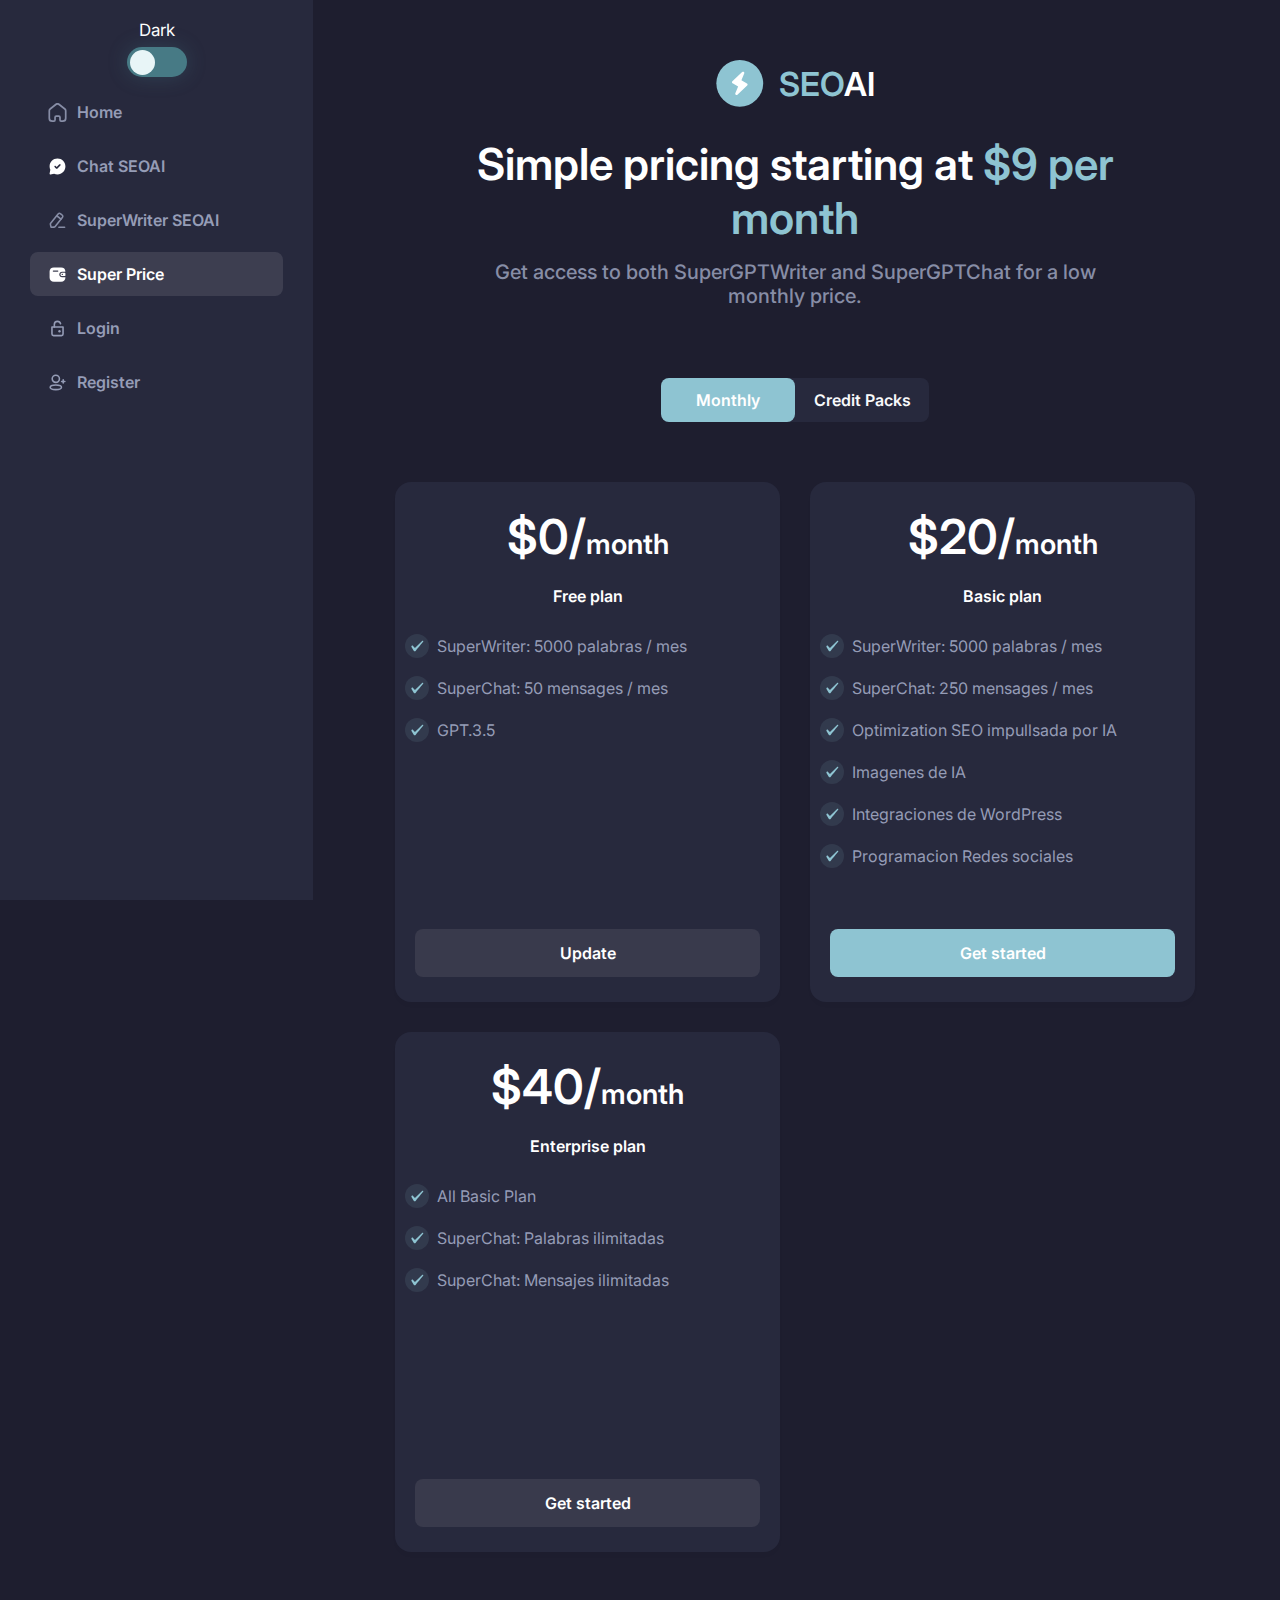
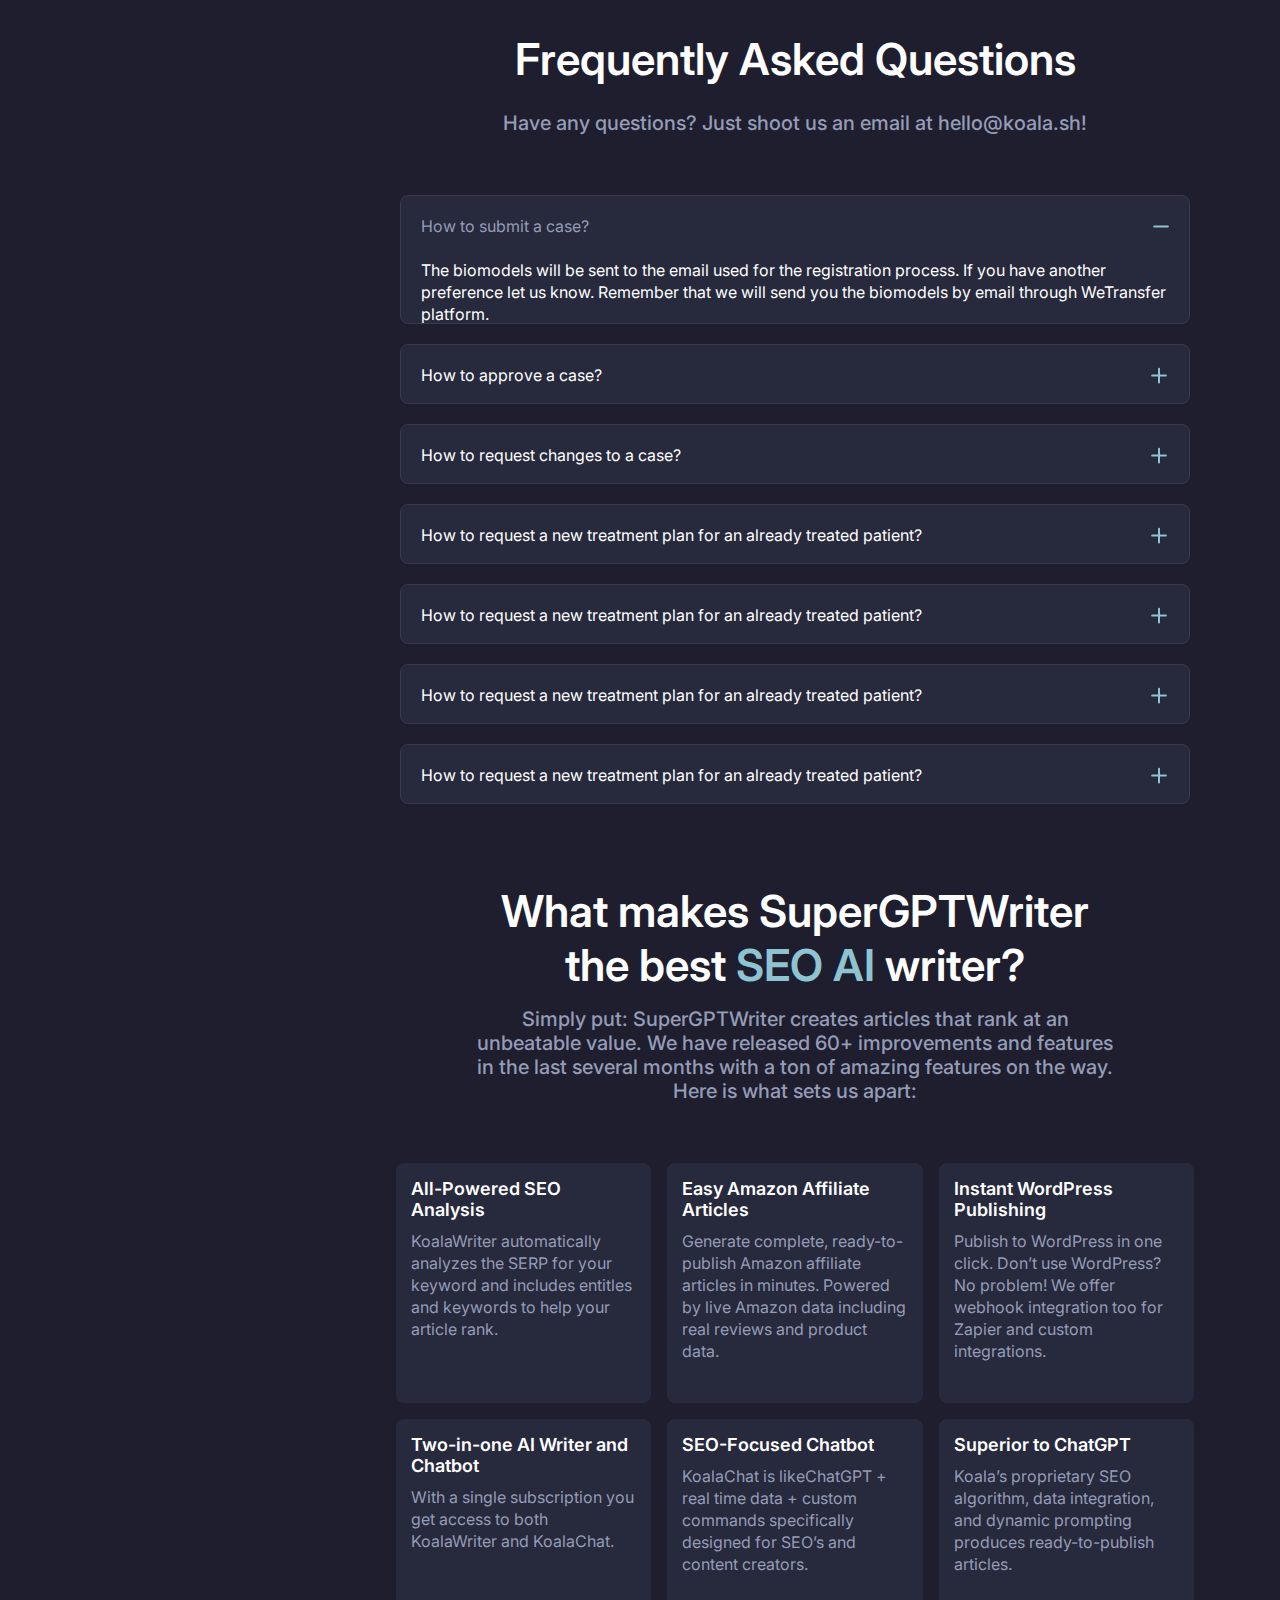
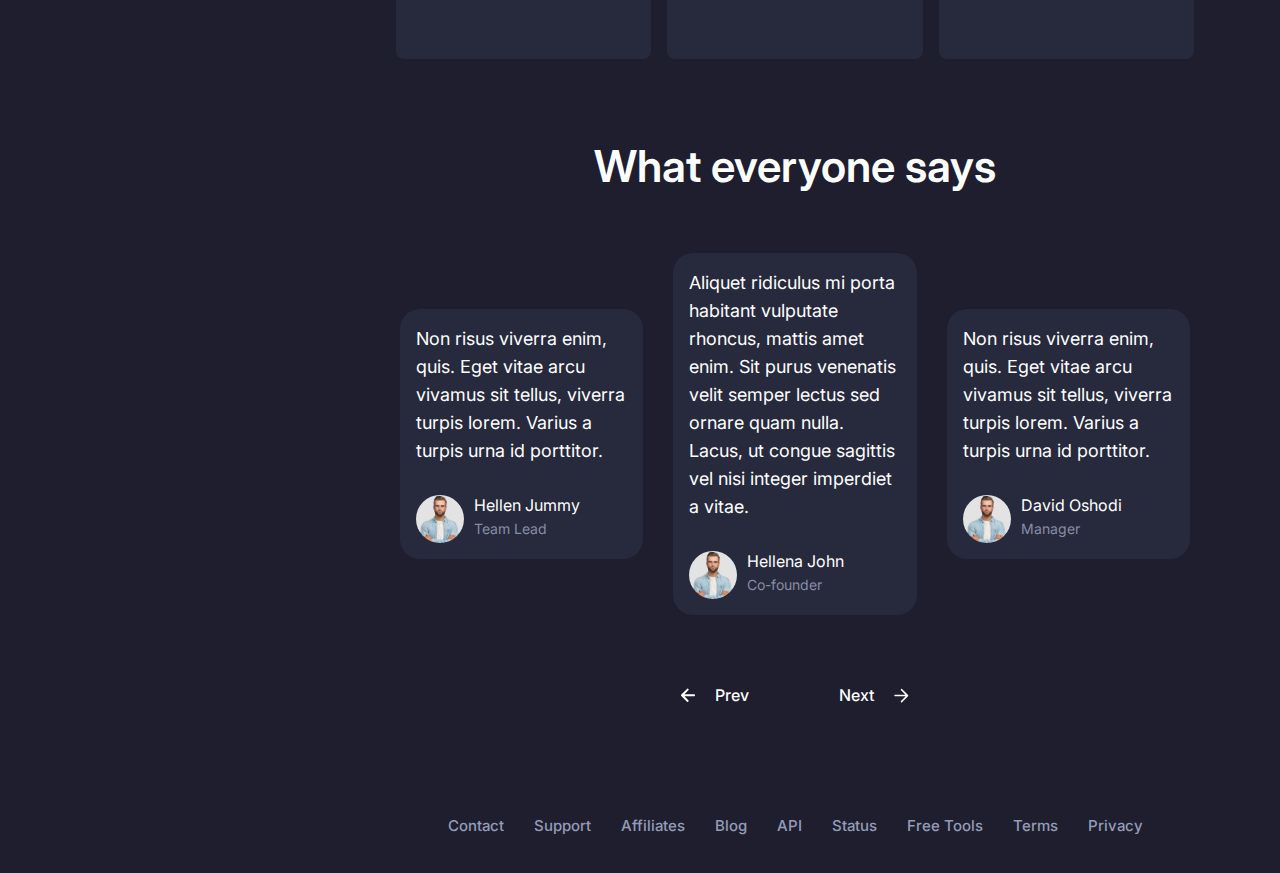
<file: price.html>
<!DOCTYPE html>
<html lang="en">

<head>
    <meta charset="UTF-8">
    <meta name="viewport" content="width=device-width, initial-scale=1.0">
    <title>Document</title>
    <link rel="stylesheet" href="assets/css/style.css">
    <link rel="stylesheet" href="https://cdn.jsdelivr.net/npm/swiper@11/swiper-bundle.min.css" />
    <link rel="stylesheet" href="https://cdnjs.cloudflare.com/ajax/libs/font-awesome/6.5.1/css/all.min.css"
        integrity="sha512-DTOQO9RWCH3ppGqcWaEA1BIZOC6xxalwEsw9c2QQeAIftl+Vegovlnee1c9QX4TctnWMn13TZye+giMm8e2LwA=="
        crossorigin="anonymous" referrerpolicy="no-referrer" />
</head>

<body>
    <div class="overlay"></div>
    <aside>
        <div class="modeToggle">
            <p>Dark</p>
            <div class="modeSwitch">
                <input type="checkbox" name="modeInp" id="modeInp">
                <label for="modeInp"></label>
            </div>
        </div>
        <ul>
            <li>
                <a href="#">
                    <img src="assets/images/Home.svg" alt="">
                    <span>Home</span>
                </a>
            </li>
            <li>
                <a href="#">
                    <img src="assets/images/chat-active.svg" alt="">
                    <span>Chat SEOAI</span>
                </a>
            </li>
            <li>
                <a href="#">
                    <img src="assets/images/Edit.svg" alt="">
                    <span>SuperWriter SEOAI</span>
                </a>
            </li>
            <li class="active">
                <a href="#">
                    <img src="assets/images/Wallet-active.svg" alt="">
                    <span>Super Price</span>
                </a>
            </li>
            <li>
                <a href="#">
                    <img src="assets/images/login.svg" alt="">
                    <span>Login</span>
                </a>
            </li>
            <li>
                <a href="#">
                    <img src="assets/images/Add User.svg" alt="">
                    <span>Register</span>
                </a>
            </li>
        </ul>
    </aside>


    <main>
        <div class="container">
            <div class="mainTopWrap priceMainTop">
                <div class="mainHeading">
                    <img src="assets/images/flash.svg" alt="">
                    <span>SEO<span>AI</span></span>
                    <i class="fa-solid fa-bars"></i>
                </div>
                <div class="pageTitle">
                    <h1>Simple pricing starting at <span>$9 per month</span></h1>
                    <p>Get access to both SuperGPTWriter and SuperGPTChat for a low monthly price.</p>
                </div>
            </div>


            <div class="pricingContent">
                <div class="pricingHeading">
                    <button class="active">Monthly</button>
                    <button>Credit Packs</button>
                </div>
                <div class="pricingWrap">
                    <div class="pricingSingle">
                        <div class="pricingSingleTop">
                            <h3>&dollar;0/<span>month</span></h3>
                            <h4>Free plan</h4>
                            <ul>
                                <li>
                                    <span>
                                        <img src="assets/images/tick.svg" alt="">
                                    </span>
                                    <p>SuperWriter: 5000 palabras / mes</p>
                                </li>
                                <li>
                                    <span>
                                        <img src="assets/images/tick.svg" alt="">
                                    </span>
                                    <p>SuperChat: 50 mensages / mes</p>
                                </li>
                                <li>
                                    <span>
                                        <img src="assets/images/tick.svg" alt="">
                                    </span>
                                    <p>GPT.3.5</p>
                                </li>
                            </ul>
                        </div>
                        <button>Update</button>
                    </div>
                    <div class="pricingSingle active">
                        <div class="pricingSingleTop">
                            <h3>&dollar;20/<span>month</span></h3>
                            <h4>Basic plan</h4>
                            <ul>
                                <li>
                                    <span>
                                        <img src="assets/images/tick.svg" alt="">
                                    </span>
                                    <p>SuperWriter: 5000 palabras / mes</p>
                                </li>
                                <li>
                                    <span>
                                        <img src="assets/images/tick.svg" alt="">
                                    </span>
                                    <p>SuperChat: 250 mensages / mes</p>
                                </li>
                                <li>
                                    <span>
                                        <img src="assets/images/tick.svg" alt="">
                                    </span>
                                    <p>Optimization SEO impullsada por IA</p>
                                </li>
                                <li>
                                    <span>
                                        <img src="assets/images/tick.svg" alt="">
                                    </span>
                                    <p>Imagenes de IA</p>
                                </li>
                                <li>
                                    <span>
                                        <img src="assets/images/tick.svg" alt="">
                                    </span>
                                    <p>Integraciones de WordPress</p>
                                </li>
                                <li>
                                    <span>
                                        <img src="assets/images/tick.svg" alt="">
                                    </span>
                                    <p>Programacion Redes sociales</p>
                                </li>
                            </ul>
                        </div>
                        <button>Get started</button>
                    </div>
                    <div class="pricingSingle">
                        <div class="pricingSingleTop">
                            <h3>&dollar;40/<span>month</span></h3>
                            <h4>Enterprise plan</h4>
                            <ul>
                                <li>
                                    <span>
                                        <img src="assets/images/tick.svg" alt="">
                                    </span>
                                    <p>All Basic Plan</p>
                                </li>
                                <li>
                                    <span>
                                        <img src="assets/images/tick.svg" alt="">
                                    </span>
                                    <p>SuperChat: Palabras ilimitadas</p>
                                </li>
                                <li>
                                    <span>
                                        <img src="assets/images/tick.svg" alt="">
                                    </span>
                                    <p>SuperChat: Mensajes ilimitadas</p>
                                </li>
                            </ul>
                        </div>
                        <button>Get started</button>
                    </div>
                </div>
            </div>






            <div class="askedQuestion">
                <div class="questionHeading">
                    <h2>Frequently Asked Questions</h2>
                    <p>Have any questions? Just shoot us an email at hello@koala.sh!</p>
                </div>

                <div class="questionsWrap">
                    <div class="singleQuestion active">
                        <div class="questionTop">
                            <h3>How to submit a case?</h3>
                            <img src="assets/images/Plus.svg" class="plusImg" alt="">
                            <img src="assets/images/Minus.svg" class="minusImg" alt="">
                        </div>
                        <div class="questionInfo">
                            <p>
                                The biomodels will be sent to the email used for the registration process. If you have
                                another preference let us know. Remember that we will send you the biomodels by email
                                through WeTransfer platform.
                            </p>
                        </div>
                    </div>
                    <div class="singleQuestion">
                        <div class="questionTop">
                            <h3>How to approve a case?</h3>
                            <img src="assets/images/Plus.svg" class="plusImg" alt="">
                            <img src="assets/images/Minus.svg" class="minusImg" alt="">
                        </div>
                        <div class="questionInfo">
                            <p>
                                The biomodels will be sent to the email used for the registration process. If you have
                                another preference let us know. Remember that we will send you the biomodels by email
                                through WeTransfer platform.
                            </p>
                        </div>
                    </div>
                    <div class="singleQuestion">
                        <div class="questionTop">
                            <h3>How to request changes to a case?</h3>
                            <img src="assets/images/Plus.svg" class="plusImg" alt="">
                            <img src="assets/images/Minus.svg" class="minusImg" alt="">
                        </div>
                        <div class="questionInfo">
                            <p>
                                The biomodels will be sent to the email used for the registration process. If you have
                                another preference let us know. Remember that we will send you the biomodels by email
                                through WeTransfer platform.
                            </p>
                        </div>
                    </div>
                    <div class="singleQuestion">
                        <div class="questionTop">
                            <h3>How to request a new treatment plan for an already treated patient?</h3>
                            <img src="assets/images/Plus.svg" class="plusImg" alt="">
                            <img src="assets/images/Minus.svg" class="minusImg" alt="">
                        </div>
                        <div class="questionInfo">
                            <p>
                                The biomodels will be sent to the email used for the registration process. If you have
                                another preference let us know. Remember that we will send you the biomodels by email
                                through WeTransfer platform.
                            </p>
                        </div>
                    </div>
                    <div class="singleQuestion">
                        <div class="questionTop">
                            <h3>How to request a new treatment plan for an already treated patient?</h3>
                            <img src="assets/images/Plus.svg" class="plusImg" alt="">
                            <img src="assets/images/Minus.svg" class="minusImg" alt="">
                        </div>
                        <div class="questionInfo">
                            <p>
                                The biomodels will be sent to the email used for the registration process. If you have
                                another preference let us know. Remember that we will send you the biomodels by email
                                through WeTransfer platform.
                            </p>
                        </div>
                    </div>
                    <div class="singleQuestion">
                        <div class="questionTop">
                            <h3>How to request a new treatment plan for an already treated patient?</h3>
                            <img src="assets/images/Plus.svg" class="plusImg" alt="">
                            <img src="assets/images/Minus.svg" class="minusImg" alt="">
                        </div>
                        <div class="questionInfo">
                            <p>
                                The biomodels will be sent to the email used for the registration process. If you have
                                another preference let us know. Remember that we will send you the biomodels by email
                                through WeTransfer platform.
                            </p>
                        </div>
                    </div>
                    <div class="singleQuestion">
                        <div class="questionTop">
                            <h3>How to request a new treatment plan for an already treated patient?</h3>
                            <img src="assets/images/Plus.svg" class="plusImg" alt="">
                            <img src="assets/images/Minus.svg" class="minusImg" alt="">
                        </div>
                        <div class="questionInfo">
                            <p>
                                The biomodels will be sent to the email used for the registration process. If you have
                                another preference let us know. Remember that we will send you the biomodels by email
                                through WeTransfer platform.
                            </p>
                        </div>
                    </div>
                </div>
            </div>



            <div class="bestContent priceBest">
                <div class="bestHeading">
                    <h2>What makes SuperGPTWriter the best <span>SEO AI</span> writer?</h2>
                    <p>
                        Simply put: SuperGPTWriter creates articles that rank at an unbeatable value. We have released
                        60+
                        improvements and features in the last several months with a ton of amazing features on the way.
                        Here
                        is what sets us apart:
                    </p>
                </div>
                <div class="bestWrap">
                    <div class="bestSingleContent">
                        <h3>All-Powered SEO Analysis</h3>
                        <p>
                            KoalaWriter automatically analyzes the SERP for your keyword and includes entitles and
                            keywords
                            to help your article rank.
                        </p>
                    </div>
                    <div class="bestSingleContent">
                        <h3>Easy Amazon Affiliate Articles</h3>
                        <p>
                            Generate complete, ready-to-publish Amazon affiliate articles in minutes. Powered by live
                            Amazon
                            data including real reviews and product data.
                        </p>
                    </div>
                    <div class="bestSingleContent">
                        <h3>Instant WordPress Publishing </h3>
                        <p>
                            Publish to WordPress in one click. Don’t use WordPress? No problem! We offer webhook
                            integration
                            too for Zapier and custom integrations.
                        </p>
                    </div>
                    <div class="bestSingleContent">
                        <h3>Two-in-one AI Writer and Chatbot</h3>
                        <p>
                            With a single subscription you get access to both KoalaWriter and KoalaChat.
                        </p>
                    </div>
                    <div class="bestSingleContent">
                        <h3>SEO-Focused Chatbot</h3>
                        <p>
                            KoalaChat is likeChatGPT + real time data + custom commands specifically designed for SEO’s
                            and
                            content creators.
                        </p>
                    </div>
                    <div class="bestSingleContent">
                        <h3>Superior to ChatGPT</h3>
                        <p>
                            Koala’s proprietary SEO algorithm, data integration, and dynamic prompting produces
                            ready-to-publish articles.
                        </p>
                    </div>
                </div>
            </div>



            <div class="everyoneSays">
                <h2>What everyone says</h2>

                <div class="peopleWrap swiper mySwiper">
                    <div class="swiper-wrapper">
                        <div class="singlePeople swiper-slide">
                            <p>
                                Non risus viverra enim, quis. Eget vitae arcu vivamus sit tellus, viverra turpis lorem.
                                Varius a
                                turpis urna id porttitor.
                            </p>
                            <div class="peopleInfo">
                                <img src="assets/images/man.jpg" alt="">
                                <div class="peopleInfoRight">
                                    <h4>Hellen Jummy</h4>
                                    <p>Team Lead</p>
                                </div>
                            </div>
                        </div>
                        <div class="singlePeople swiper-slide">
                            <p>
                                Aliquet ridiculus mi porta habitant vulputate rhoncus, mattis amet enim. Sit purus
                                venenatis
                                velit semper lectus sed ornare quam nulla. Lacus, ut congue sagittis vel nisi integer
                                imperdiet a vitae.
                            </p>
                            <div class="peopleInfo">
                                <img src="assets/images/man.jpg" alt="">
                                <div class="peopleInfoRight">
                                    <h4>Hellena John</h4>
                                    <p>Co-founder</p>
                                </div>
                            </div>
                        </div>
                        <div class="singlePeople swiper-slide">
                            <p>
                                Non risus viverra enim, quis. Eget vitae arcu vivamus sit tellus, viverra turpis lorem.
                                Varius a
                                turpis urna id porttitor.
                            </p>
                            <div class="peopleInfo">
                                <img src="assets/images/man.jpg" alt="">
                                <div class="peopleInfoRight">
                                    <h4>David Oshodi</h4>
                                    <p>Manager</p>
                                </div>
                            </div>
                        </div>
                        <div class="singlePeople swiper-slide">
                            <p>
                                Aliquet ridiculus mi porta habitant vulputate rhoncus, mattis amet enim. Sit purus
                                venenatis
                                velit semper lectus sed ornare quam nulla. Lacus, ut congue sagittis vel nisi integer
                                imperdiet a vitae.
                            </p>
                            <div class="peopleInfo">
                                <img src="assets/images/man.jpg" alt="">
                                <div class="peopleInfoRight">
                                    <h4>Hellena John</h4>
                                    <p>Co-founder</p>
                                </div>
                            </div>
                        </div>
                        <div class="singlePeople swiper-slide">
                            <p>
                                Non risus viverra enim, quis. Eget vitae arcu vivamus sit tellus, viverra turpis lorem.
                                Varius a
                                turpis urna id porttitor.
                            </p>
                            <div class="peopleInfo">
                                <img src="assets/images/man.jpg" alt="">
                                <div class="peopleInfoRight">
                                    <h4>David Oshodi</h4>
                                    <p>Manager</p>
                                </div>
                            </div>
                        </div>
                    </div>
                </div>
                <div class="peopleNavigation">
                    <button class="button-prev">
                        <img src="assets/images/prev.svg" alt="">
                        <span>Prev</span>
                    </button>
                    <button class="button-next">
                        <span>Next</span>
                        <img src="assets/images/next.svg" alt="">
                    </button>
                </div>
            </div>
        </div>
    </main>


    <footer>
        <div class="container">
            <ul>
                <li>
                    <a href="#">Contact</a>
                </li>
                <li>
                    <a href="#">Support</a>
                </li>
                <li>
                    <a href="#">Affiliates</a>
                </li>
                <li>
                    <a href="#">Blog</a>
                </li>
                <li>
                    <a href="#">API</a>
                </li>
                <li>
                    <a href="#">Status</a>
                </li>
                <li>
                    <a href="#">Free Tools</a>
                </li>
                <li>
                    <a href="#">Terms</a>
                </li>
                <li>
                    <a href="#">Privacy</a>
                </li>
            </ul>
        </div>
    </footer>







    <script src="https://cdn.jsdelivr.net/npm/swiper@11/swiper-bundle.min.js"></script>
    <script src="assets/js/main.js"></script>



    <script>
        var swiper = new Swiper(".mySwiper", {
            slidesPerView: 1,
            spaceBetween: 10,
            loop: true,
            navigation: {
                nextEl: ".button-next",
                prevEl: ".button-prev",
            },
            breakpoints: {
                500: {
                    slidesPerView: 2,
                },
                600: {
                    slidesPerView: 2,
                    spaceBetween: 10,
                },
                768: {
                    slidesPerView: 2,
                    spaceBetween: 20,
                },
                1100: {
                    slidesPerView: 3,
                    spaceBetween: 30,
                },
            },
        });




        const accordion = document.querySelector(".questionsWrap")
        const accordionChild = accordion.querySelectorAll(".singleQuestion")

        accordionChild.forEach((item, i) => {
            const accordionHeading = item.querySelector(".questionTop")
            const accordionText = item.querySelector(".questionInfo")
            if (item.classList.contains("active")) {
                item.style = `height: ${accordionHeading.clientHeight + accordionText.clientHeight}px`
            } else {
                item.style = `height: ${accordionHeading.clientHeight}px`
            }
            accordionHeading.addEventListener("click", () => {
                if (item.classList.contains("active")) {
                    item.classList.remove("active")
                    item.style = `height: ${accordionHeading.clientHeight}px`
                } else {
                    item.classList.add("active")
                    item.style = `height: ${accordionHeading.clientHeight + accordionText.clientHeight}px`
                }

            })
        })




        const isLight = JSON.parse(localStorage.getItem("isLight"))
        const sidebar = document.querySelector("aside")
        const modeSwitch = document.querySelector(".modeSwitch input")
        const modeText = document.querySelector(".modeToggle p")

        const body = document.querySelector("body")
        const main = document.querySelector("main")


        if (isLight) {
            modeSwitch.checked = true
            body.style = `background-color: #ECECEF`
            modeText.classList.add("light")
            modeText.innerText = "Light"
            main.classList.add("light")
            aside.classList.add("light")
        } else {
            body.style = `background-color: #1E1E2F`
            modeText.classList.remove("light")
            modeText.innerText = "Dark"
            main.classList.remove("light")
            aside.classList.remove("light")
            modeSwitch.checked = false
        }


        modeSwitch.addEventListener("change", e => {
            localStorage.setItem("isLight", JSON.stringify(modeSwitch.checked))
            if (modeSwitch.checked) {
                body.style = `background-color: #ECECEF`
                modeText.classList.add("light")
                modeText.innerText = "Light"
                main.classList.add("light")
                aside.classList.add("light")
            } else {
                body.style = `background-color: #1E1E2F`
                modeText.classList.remove("light")
                modeText.innerText = "Dark"
                main.classList.remove("light")
                aside.classList.remove("light")
            }
        })
    </script>
</body>

</html>
</file>
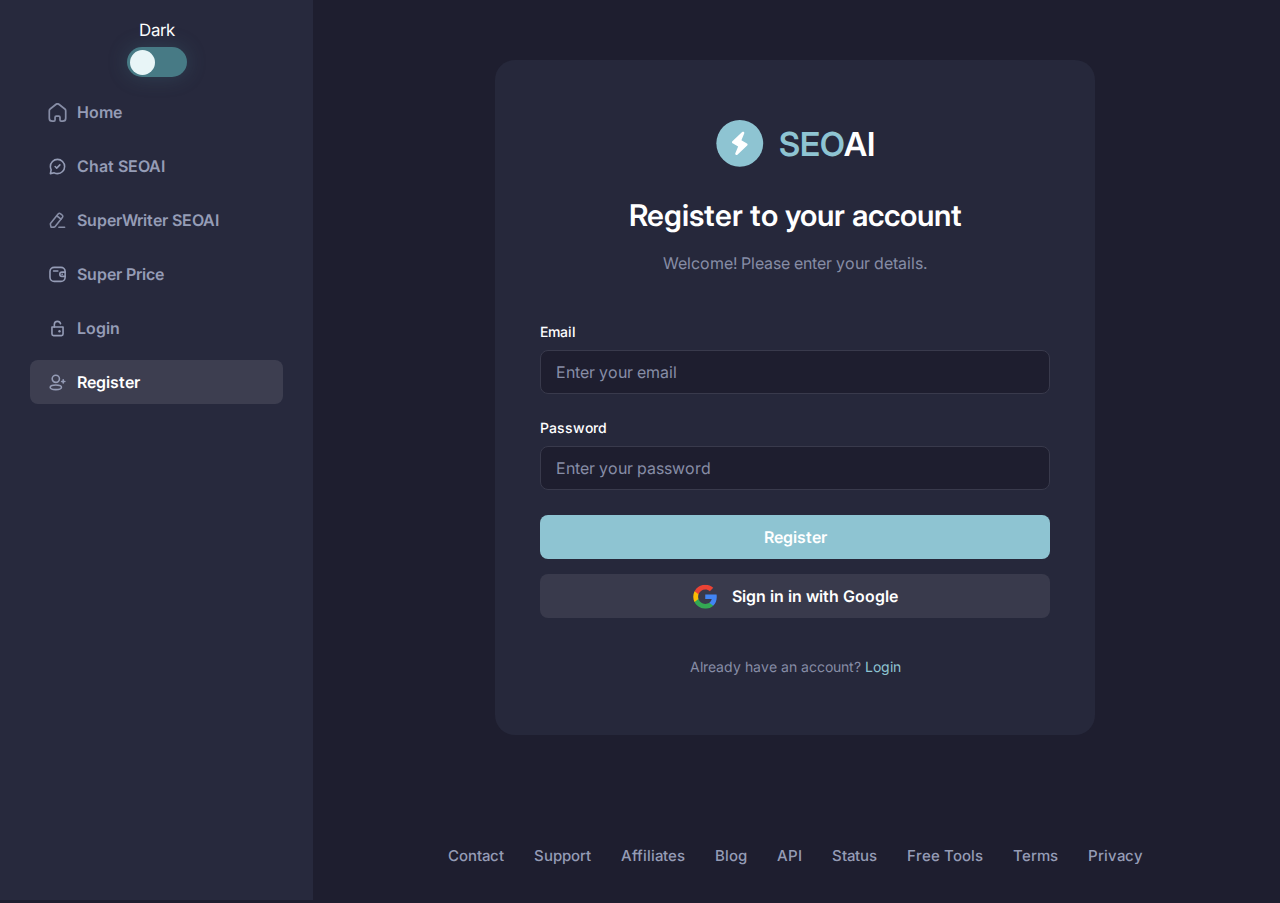
<file: register.html>
<!DOCTYPE html>
<html lang="en">

<head>
    <meta charset="UTF-8">
    <meta name="viewport" content="width=device-width, initial-scale=1.0">
    <title>Document</title>
    <link rel="stylesheet" href="assets/css/style.css">
    <link rel="stylesheet" href="https://cdnjs.cloudflare.com/ajax/libs/font-awesome/6.5.1/css/all.min.css"
        integrity="sha512-DTOQO9RWCH3ppGqcWaEA1BIZOC6xxalwEsw9c2QQeAIftl+Vegovlnee1c9QX4TctnWMn13TZye+giMm8e2LwA=="
        crossorigin="anonymous" referrerpolicy="no-referrer" />
</head>

<body>
    <div class="overlay"></div>
    <aside>
        <div class="modeToggle">
            <p>Dark</p>
            <div class="modeSwitch">
                <input type="checkbox" name="modeInp" id="modeInp">
                <label for="modeInp"></label>
            </div>
        </div>
        <ul>
            <li>
                <a href="#">
                    <img src="assets/images/Home.svg" alt="">
                    <span>Home</span>
                </a>
            </li>
            <li>
                <a href="#">
                    <img src="assets/images/chat.svg" alt="">
                    <span>Chat SEOAI</span>
                </a>
            </li>
            <li>
                <a href="#">
                    <img src="assets/images/Edit.svg" alt="">
                    <span>SuperWriter SEOAI</span>
                </a>
            </li>
            <li>
                <a href="#">
                    <img src="assets/images/Wallet.svg" alt="">
                    <span>Super Price</span>
                </a>
            </li>
            <li>
                <a href="#">
                    <img src="assets/images/login.svg" alt="">
                    <span>Login</span>
                </a>
            </li>
            <li class="active">
                <a href="#">
                    <img src="assets/images/Add User.svg" alt="">
                    <span>Register</span>
                </a>
            </li>
        </ul>
    </aside>




    <main>
        <div class="container">
            <div class="loginContainer">
                <div class="mainTopWrap loginMainTop">
                    <div class="mainHeading">
                        <img src="assets/images/flash.svg" alt="">
                        <span>SEO<span>AI</span></span>
                        <i class="fa-solid fa-bars"></i>
                    </div>
                    <h1>Register to your account</h1>
                    <p>Welcome! Please enter your details.</p>
                </div>
                <form>
                    <div class="inpWrap">
                        <label for="email">Email</label>
                        <input type="text" name="email" id="email" placeholder="Enter your email">
                    </div>
                    <div class="inpWrap">
                        <label for="password">Password</label>
                        <input type="password" name="password" id="password" placeholder="Enter your password">
                    </div>

                    <div class="loginBtnWrap">
                        <button>Register</button>
                        <button>
                            <img src="assets/images/google.svg" alt="">
                            <span>Sign in in with Google</span>
                        </button>
                    </div>

                    <div class="haveAccount">
                        <p>Already have an account? <a href="#">Login</a></p>
                    </div>
                </form>
            </div>
        </div>
    </main>




    <footer>
        <div class="container">
            <ul>
                <li>
                    <a href="#">Contact</a>
                </li>
                <li>
                    <a href="#">Support</a>
                </li>
                <li>
                    <a href="#">Affiliates</a>
                </li>
                <li>
                    <a href="#">Blog</a>
                </li>
                <li>
                    <a href="#">API</a>
                </li>
                <li>
                    <a href="#">Status</a>
                </li>
                <li>
                    <a href="#">Free Tools</a>
                </li>
                <li>
                    <a href="#">Terms</a>
                </li>
                <li>
                    <a href="#">Privacy</a>
                </li>
            </ul>
        </div>
    </footer>




    <script src="assets/js/main.js"></script>


    <script>
        const isLight = JSON.parse(localStorage.getItem("isLight"))
        const sidebar = document.querySelector("aside")
        const modeSwitch = document.querySelector(".modeSwitch input")
        const modeText = document.querySelector(".modeToggle p")

        const body = document.querySelector("body")
        const main = document.querySelector("main")


        if (isLight) {
            modeSwitch.checked = true
            body.style = `background-color: #ECECEF`
            modeText.classList.add("light")
            modeText.innerText = "Light"
            main.classList.add("light")
            aside.classList.add("light")
        } else {
            body.style = `background-color: #1E1E2F`
            modeText.classList.remove("light")
            modeText.innerText = "Dark"
            main.classList.remove("light")
            aside.classList.remove("light")
            modeSwitch.checked = false
        }


        modeSwitch.addEventListener("change", e => {
            localStorage.setItem("isLight", JSON.stringify(modeSwitch.checked))
            if (modeSwitch.checked) {
                body.style = `background-color: #ECECEF`
                modeText.classList.add("light")
                modeText.innerText = "Light"
                main.classList.add("light")
                aside.classList.add("light")
            } else {
                body.style = `background-color: #1E1E2F`
                modeText.classList.remove("light")
                modeText.innerText = "Dark"
                main.classList.remove("light")
                aside.classList.remove("light")
            }
        })
    </script>
</body>

</html>
</file>
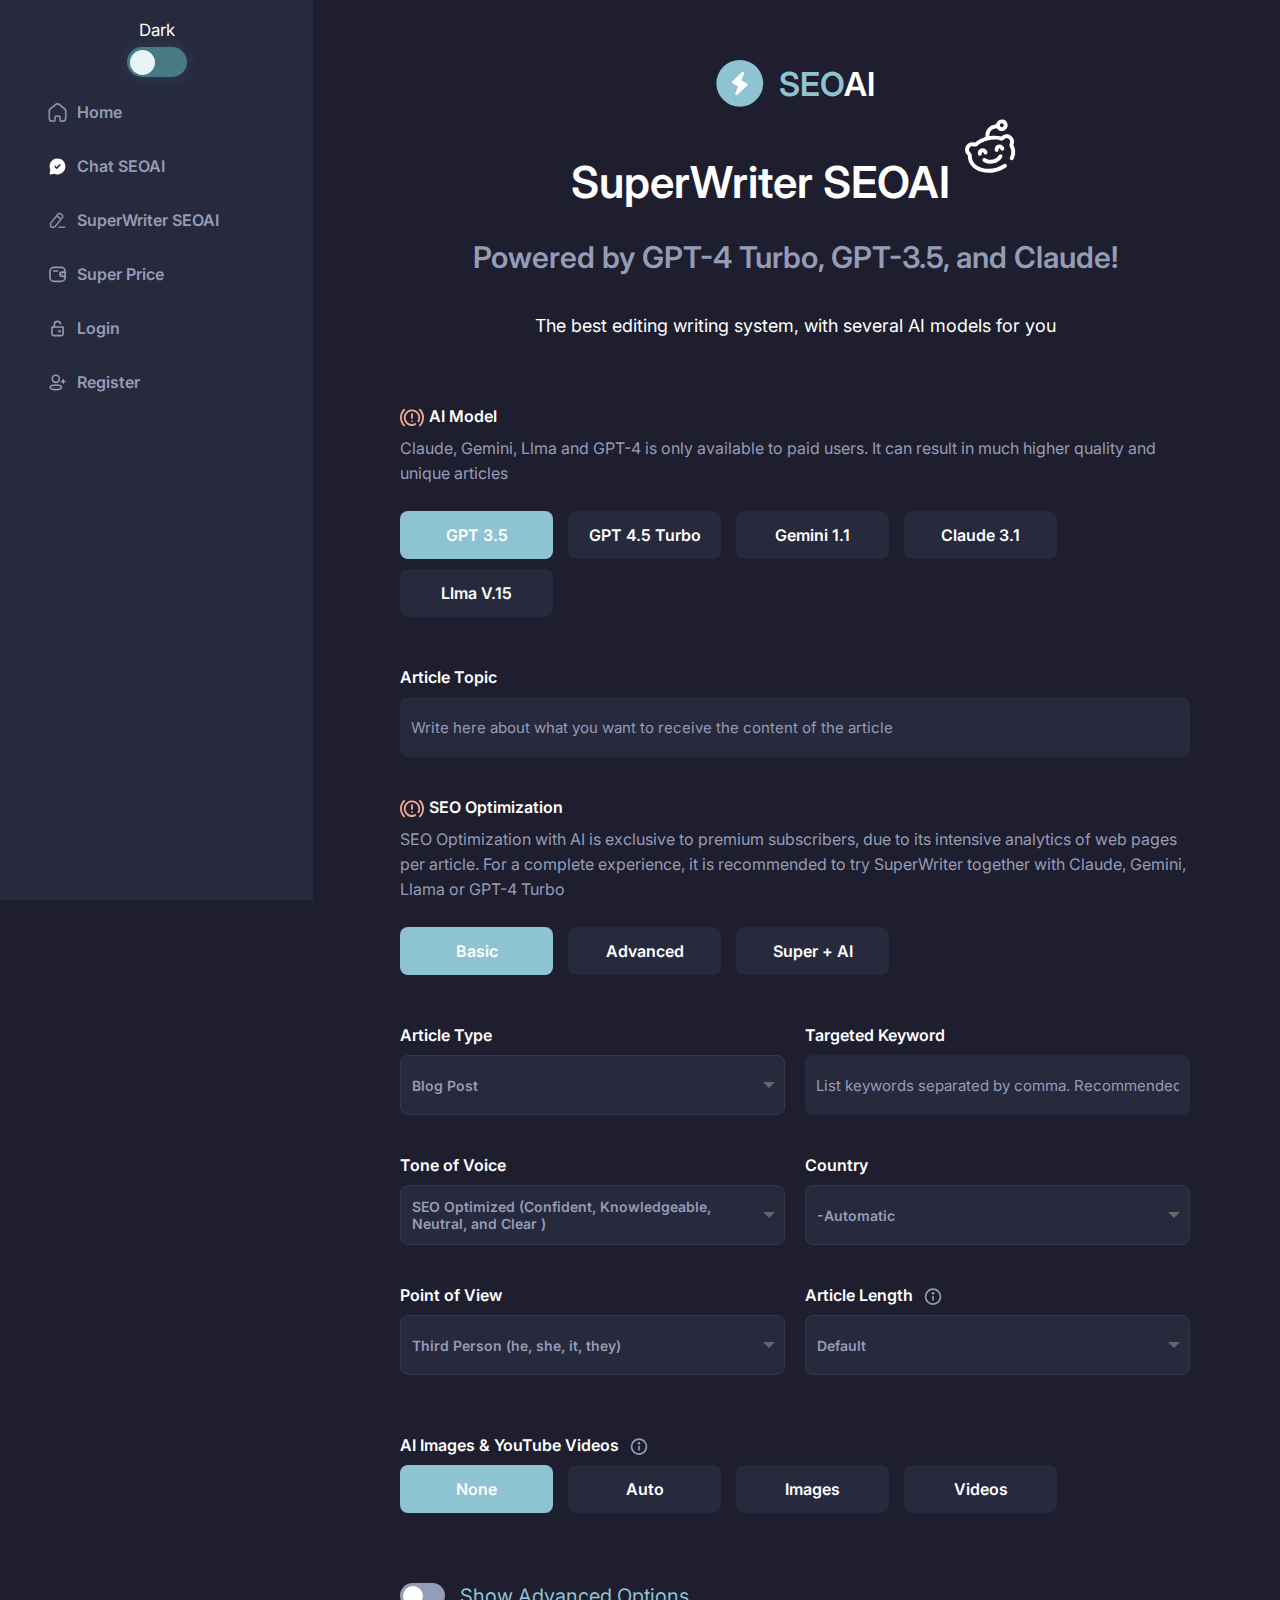
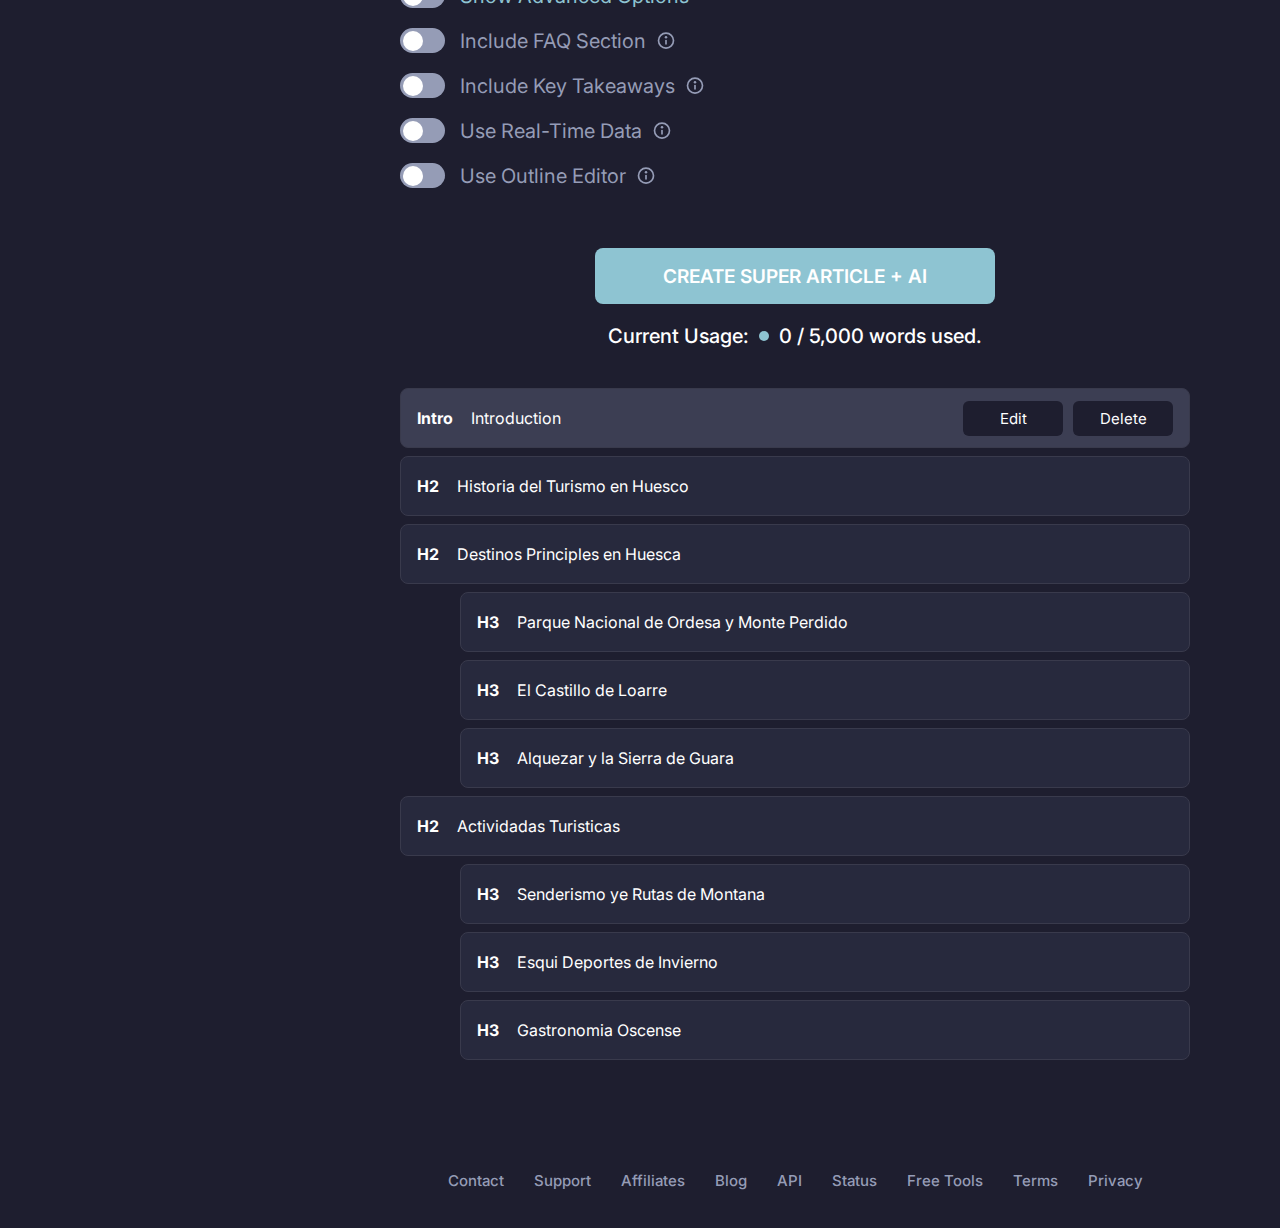
<file: writer.html>
<!DOCTYPE html>
<html lang="en">

<head>
    <meta charset="UTF-8">
    <meta name="viewport" content="width=device-width, initial-scale=1.0">
    <title>Document</title>
    <link rel="stylesheet" href="assets/css/style.css">
    <link rel="stylesheet" href="https://cdnjs.cloudflare.com/ajax/libs/font-awesome/6.5.1/css/all.min.css"
        integrity="sha512-DTOQO9RWCH3ppGqcWaEA1BIZOC6xxalwEsw9c2QQeAIftl+Vegovlnee1c9QX4TctnWMn13TZye+giMm8e2LwA=="
        crossorigin="anonymous" referrerpolicy="no-referrer" />
</head>

<body>
    <div class="overlay"></div>
    <aside>
        <div class="modeToggle">
            <p>Dark</p>
            <div class="modeSwitch">
                <input type="checkbox" name="modeInp" id="modeInp">
                <label for="modeInp"></label>
            </div>
        </div>
        <ul>
            <li>
                <a href="#">
                    <img src="assets/images/Home.svg" alt="">
                    <span>Home</span>
                </a>
            </li>
            <li>
                <a href="#">
                    <img src="assets/images/chat-active.svg" alt="">
                    <span>Chat SEOAI</span>
                </a>
            </li>
            <li>
                <a href="#">
                    <img src="assets/images/Edit.svg" alt="">
                    <span>SuperWriter SEOAI</span>
                </a>
            </li>
            <li>
                <a href="#">
                    <img src="assets/images/Wallet.svg" alt="">
                    <span>Super Price</span>
                </a>
            </li>
            <li>
                <a href="#">
                    <img src="assets/images/login.svg" alt="">
                    <span>Login</span>
                </a>
            </li>
            <li>
                <a href="#">
                    <img src="assets/images/Add User.svg" alt="">
                    <span>Register</span>
                </a>
            </li>
        </ul>
    </aside>


    <main>
        <div class="container">
            <div class="mainTopWrap chatMainTop">
                <div class="mainHeading">
                    <img src="assets/images/flash.svg" alt="">
                    <span>SEO<span>AI</span></span>
                    <i class="fa-solid fa-bars"></i>
                </div>
                <div class="pageTitle">
                    <h1>
                        SuperWriter SEOAI
                        <img src="assets/images/smile.svg" class="smileImg" alt="">
                    </h1>
                    <h2>Powered by GPT-4 Turbo, GPT-3.5, and Claude! </h2>
                    <p>The best editing writing system, with several AI models for you</p>
                </div>
            </div>

            <div class="writerContent">
                <div class="writerItemWrap">
                    <div class="itemHeading">
                        <div class="itemHeadingTop">
                            <img src="assets/images/alert.svg" alt="">
                            <h3>AI Model</h3>
                        </div>
                        <p>
                            Claude, Gemini, Llma and GPT-4 is only available to paid users. It can result in much higher
                            quality and unique articles
                        </p>
                    </div>
                    <div class="writerBtnWrap writerBtnWrap2">
                        <button class="active">GPT 3.5</button>
                        <button>GPT 4.5 Turbo</button>
                        <button>Gemini 1.1</button>
                        <button>Claude 3.1</button>
                        <button>Llma V.15</button>
                    </div>
                </div>

                <div class="writerItemWrap">
                    <div class="itemHeading">
                        <h3>Article Topic</h3>
                    </div>
                    <div class="writerInp">
                        <input type="text"
                            placeholder="Write here about what you want to receive the content of the article">
                    </div>
                </div>


                <div class="writerItemWrap">
                    <div class="itemHeading">
                        <div class="itemHeadingTop">
                            <img src="assets/images/alert.svg" alt="">
                            <h3>SEO Optimization</h3>
                        </div>
                        <p>
                            SEO Optimization with AI is exclusive to premium subscribers, due to its intensive analytics
                            of web pages per article. For a complete experience, it is recommended to try SuperWriter
                            together with Claude, Gemini, Llama or GPT-4 Turbo
                        </p>
                    </div>
                    <div class="writerBtnWrap writerBtnWrap2">
                        <button class="active">Basic</button>
                        <button>Advanced</button>
                        <button>Super + AI</button>
                    </div>
                </div>


                <div class="writerMultiInp">
                    <div class="writerInpRow">
                        <div class="writerItemWrap">
                            <div class="itemHeading">
                                <h3>Article Type</h3>
                            </div>
                            <div class="custom-select customSelect">
                                <div class="select-styled">Blog Post</div>
                                <ul class="select-options">
                                    <li class="select-option" data-value="Blog Post">Blog Post</li>
                                    <li class="select-option" data-value="Blog Post">Blog Post</li>
                                    <li class="select-option" data-value="Blog Post">Blog Post</li>
                                    <li class="select-option" data-value="Blog Post2">Blog Post 2</li>
                                </ul>
                                <select>
                                    <option value="Blog Post">Blog Post</option>
                                    <option value="Blog Post">Blog Post</option>
                                    <option value="Blog Post">Blog Post</option>
                                    <option value="Blog Post2">Blog Post 2</option>
                                </select>
                            </div>
                        </div>
                        <div class="writerItemWrap">
                            <div class="itemHeading">
                                <h3>Targeted Keyword</h3>
                            </div>
                            <div class="writerInp">
                                <input type="text" placeholder="List keywords separated by comma. Recommended 5">
                            </div>
                        </div>
                    </div>



                    <div class="writerInpRow">
                        <div class="writerItemWrap">
                            <div class="itemHeading seoHeading">
                                <h3>
                                    Tone of Voice
                                </h3>
                            </div>
                            <div class="custom-select customSelect">
                                <div class="select-styled">SEO Optimized (Confident, Knowledgeable, Neutral, and Clear )
                                </div>
                                <ul class="select-options">
                                    <li class="select-option"
                                        data-value="SEO Optimized (Confident, Knowledgeable, Neutral, and Clear )">SEO
                                        Optimized
                                        (Confident, Knowledgeable, Neutral, and Clear )</li>
                                    <li class="select-option" data-value="Another option">Another option</li>
                                    <li class="select-option" data-value="Another option">Another option</li>
                                    <li class="select-option" data-value="Another option2">Another option</li>
                                </ul>
                                <select>
                                    <option value="SEO Optimized (Confident, Knowledgeable, Neutral, and Clear )">SEO
                                        Optimized
                                        (Confident, Knowledgeable, Neutral, and Clear )</option>
                                    <option value="Another option">Another option</option>
                                    <option value="Another option">Another option</option>
                                    <option value="Another option2">Another option 2</option>
                                </select>
                            </div>
                        </div>


                        <div class="writerItemWrap">
                            <div class="itemHeading seoHeading">
                                <h3>Country</h3>
                            </div>
                            <div class="custom-select customSelect">
                                <div class="select-styled">-Automatic</div>
                                <ul class="select-options">
                                    <li class="select-option" data-value="Automatic">-Automatic</li>
                                    <li class="select-option" data-value="Another option">Another option</li>
                                    <li class="select-option" data-value="Another option">Another option</li>
                                    <li class="select-option" data-value="Another option2">Another option</li>
                                </ul>
                                <select>
                                    <option value="Automatic">-Automatic</option>
                                    <option value="Another option">Another option</option>
                                    <option value="Another option">Another option</option>
                                    <option value="Another option2">Another option 2</option>
                                </select>
                            </div>
                        </div>
                    </div>


                    <div class="writerInpRow">
                        <div class="writerItemWrap">
                            <div class="itemHeading seoHeading">
                                <h3>
                                    Point of View
                                </h3>
                            </div>
                            <div class="custom-select customSelect">
                                <div class="select-styled">Third Person (he, she, it, they)</div>
                                <ul class="select-options">
                                    <li class="select-option" data-value="Third Person (he, she, it, they)">Third Person
                                        (he,
                                        she,
                                        it, they)</li>
                                    <li class="select-option" data-value="Another option">Another option</li>
                                    <li class="select-option" data-value="Another option">Another option</li>
                                    <li class="select-option" data-value="Another option2">Another option</li>
                                </ul>
                                <select>
                                    <option value="Third Person (he, she, it, they)">Third Person (he, she, it, they)
                                    </option>
                                    <option value="Another option">Another option</option>
                                    <option value="Another option">Another option</option>
                                    <option value="Another option2">Another option 2</option>
                                </select>
                            </div>
                        </div>


                        <div class="writerItemWrap">
                            <div class="itemHeading seoHeading">
                                <h3>
                                    Article Length
                                    <img src="assets/images/Information Circle.svg" alt="">
                                </h3>
                            </div>
                            <div class="custom-select customSelect">
                                <div class="select-styled">Default</div>
                                <ul class="select-options">
                                    <li class="select-option" data-value="Default">Default</li>
                                    <li class="select-option" data-value="Another option">Another option</li>
                                    <li class="select-option" data-value="Another option">Another option</li>
                                    <li class="select-option" data-value="Another option2">Another option</li>
                                </ul>
                                <select>
                                    <option value="Default">Default</option>
                                    <option value="Another option">Another option</option>
                                    <option value="Another option">Another option</option>
                                    <option value="Another option2">Another option 2</option>
                                </select>
                            </div>
                        </div>
                    </div>
                </div>



                <div class="writerItemWrap">
                    <div class="itemHeading seoHeading">
                        <h3>
                            AI Images & YouTube Videos
                            <img src="assets/images/Information Circle.svg" alt="">
                        </h3>
                    </div>
                    <div class="writerBtnWrap writerBtnWrap2">
                        <button class="active">None</button>
                        <button>Auto</button>
                        <button>Images</button>
                        <button>Videos</button>
                    </div>
                </div>




                <div class="writerToggleWrap">
                    <div class="singleWriterToggleWrap">
                        <div class="singleWriterToggle">
                            <div class="realToggle">
                                <label class="switch">
                                    <input type="checkbox">
                                    <span class="slider round"></span>
                                </label>
                                <span class="realtoggleAdv">Show Advanced Options</span>
                            </div>
                        </div>
                        <div class="singleWriterToggle">
                            <div class="realToggle">
                                <label class="switch">
                                    <input type="checkbox">
                                    <span class="slider round"></span>
                                </label>
                                <span>Include FAQ Section</span>
                            </div>
                            <img src="assets/images/Information Circle.svg" alt="">
                        </div>
                        <div class="singleWriterToggle">
                            <div class="realToggle">
                                <label class="switch">
                                    <input type="checkbox">
                                    <span class="slider round"></span>
                                </label>
                                <span>Include Key Takeaways</span>
                            </div>
                            <img src="assets/images/Information Circle.svg" alt="">
                        </div>
                        <div class="singleWriterToggle">
                            <div class="realToggle">
                                <label class="switch">
                                    <input type="checkbox">
                                    <span class="slider round"></span>
                                </label>
                                <span>Use Real-Time Data</span>
                            </div>
                            <img src="assets/images/Information Circle.svg" alt="">
                        </div>
                        <div class="singleWriterToggle">
                            <div class="realToggle">
                                <label class="switch">
                                    <input type="checkbox">
                                    <span class="slider round"></span>
                                </label>
                                <span>Use Outline Editor</span>
                            </div>
                            <img src="assets/images/Information Circle.svg" alt="">
                        </div>
                    </div>


                    <button class="creatArt">CREATE SUPER ARTICLE + AI</button>
                    <p class="currentUse">Current Usage: <span></span> 0 / 5,000 words used.</p>


                    <div class="realToggleActivated">
                        <ul>
                            <li>
                                <div class="toggleActivatedInner activatedFirst">
                                    <div class="activatedFirstLeft">
                                        <h3>Intro</h3>
                                        <p>Introduction</p>
                                    </div>
                                    <div class="activatedFirstRight">
                                        <button>Edit</button>
                                        <button>Delete</button>
                                    </div>
                                </div>
                            </li>
                            <li>
                                <div class="toggleActivatedInner">
                                    <h3>H2</h3>
                                    <p>Historia del Turismo en Huesco</p>
                                </div>
                            </li>
                            <li>
                                <div class="toggleActivatedInner">
                                    <h3>H2</h3>
                                    <p>Destinos Principles en Huesca</p>
                                </div>
                                <ul>
                                    <li>
                                        <div class="toggleActivatedInner">
                                            <h3>H3</h3>
                                            <p>Parque Nacional de Ordesa y Monte Perdido</p>
                                        </div>
                                    </li>
                                    <li>
                                        <div class="toggleActivatedInner">
                                            <h3>H3</h3>
                                            <p>El Castillo de Loarre</p>
                                        </div>
                                    </li>
                                    <li>
                                        <div class="toggleActivatedInner">
                                            <h3>H3</h3>
                                            <p>Alquezar y la Sierra de Guara</p>
                                        </div>
                                    </li>
                                </ul>
                            </li>
                            <li>
                                <div class="toggleActivatedInner">
                                    <h3>H2</h3>
                                    <p>Actividadas Turisticas</p>
                                </div>
                                <ul>
                                    <li>
                                        <div class="toggleActivatedInner">
                                            <h3>H3</h3>
                                            <p>Senderismo ye Rutas de Montana</p>
                                        </div>
                                    </li>
                                    <li>
                                        <div class="toggleActivatedInner">
                                            <h3>H3</h3>
                                            <p>Esqui Deportes de Invierno</p>
                                        </div>
                                    </li>
                                    <li>
                                        <div class="toggleActivatedInner">
                                            <h3>H3</h3>
                                            <p>Gastronomia Oscense</p>
                                        </div>
                                    </li>
                                </ul>
                            </li>
                        </ul>
                    </div>

                </div>
            </div>
        </div>
    </main>




    <footer>
        <div class="container">
            <ul>
                <li>
                    <a href="#">Contact</a>
                </li>
                <li>
                    <a href="#">Support</a>
                </li>
                <li>
                    <a href="#">Affiliates</a>
                </li>
                <li>
                    <a href="#">Blog</a>
                </li>
                <li>
                    <a href="#">API</a>
                </li>
                <li>
                    <a href="#">Status</a>
                </li>
                <li>
                    <a href="#">Free Tools</a>
                </li>
                <li>
                    <a href="#">Terms</a>
                </li>
                <li>
                    <a href="#">Privacy</a>
                </li>
            </ul>
        </div>
    </footer>




    <script src="assets/js/main.js"></script>






    <script>
        document.addEventListener('click', function (e) {
            const allSelects = document.querySelectorAll('.custom-select');

            allSelects.forEach(function (select) {
                // Check if the clicked element is the current select or its children
                if (select !== e.target && !select.contains(e.target)) {
                    select.classList.remove('open');
                }
            });
        });
        const customSelects = document.querySelectorAll('.custom-select');
        customSelects.forEach(function (select) {
            select.addEventListener('click', function (e) {
                e.stopPropagation();
                customSelects.forEach(function (otherSelect) {
                    if (otherSelect !== select) {
                        otherSelect.classList.remove('open');
                    }
                });

                this.classList.toggle('open');
            });

            const options = select.querySelectorAll('.select-option');
            options.forEach(function (option) {
                option.addEventListener('click', function (e) {
                    e.stopPropagation();
                    const value = this.dataset.value;
                    const selectElement = select.querySelector('select');
                    const styledSelect = select.querySelector('.select-styled');
                    styledSelect.textContent = this.textContent;
                    selectElement.value = value;
                    select.classList.remove('open');
                });
            });
        });



        const allGpt = document.querySelectorAll(".singleGpt")
        const writerBtns1 = document.querySelectorAll(".writerBtnWrap1 button")
        const writerBtns2 = document.querySelectorAll(".writerBtnWrap2 button")
        allGpt.forEach(item => {
            item.addEventListener("click", () => {
                allGpt.forEach(val => {
                    val.classList.remove("active")
                })
                item.classList.add("active")
            })
        })
        writerBtns1.forEach(item => {
            item.addEventListener("click", () => {
                writerBtns1.forEach(val => {
                    val.classList.remove("active")
                })
                item.classList.add("active")
            })
        })
        writerBtns2.forEach(item => {
            item.addEventListener("click", () => {
                writerBtns2.forEach(val => {
                    val.classList.remove("active")
                })
                item.classList.add("active")
            })
        })




        const isLight = JSON.parse(localStorage.getItem("isLight"))
        const sidebar = document.querySelector("aside")
        const modeSwitch = document.querySelector(".modeSwitch input")
        const modeText = document.querySelector(".modeToggle p")

        const body = document.querySelector("body")
        const main = document.querySelector("main")


        if (isLight) {
            modeSwitch.checked = true
            body.style = `background-color: #ECECEF`
            modeText.classList.add("light")
            modeText.innerText = "Light"
            main.classList.add("light")
            aside.classList.add("light")
        } else {
            body.style = `background-color: #1E1E2F`
            modeText.classList.remove("light")
            modeText.innerText = "Dark"
            main.classList.remove("light")
            aside.classList.remove("light")
            modeSwitch.checked = false
        }


        modeSwitch.addEventListener("change", e => {
            localStorage.setItem("isLight", JSON.stringify(modeSwitch.checked))
            if (modeSwitch.checked) {
                body.style = `background-color: #ECECEF`
                modeText.classList.add("light")
                modeText.innerText = "Light"
                main.classList.add("light")
                aside.classList.add("light")
            } else {
                body.style = `background-color: #1E1E2F`
                modeText.classList.remove("light")
                modeText.innerText = "Dark"
                main.classList.remove("light")
                aside.classList.remove("light")
            }
        })
    </script>
</body>

</html>
</file>
<file: assets/css/style.css>
@import url('https://fonts.googleapis.com/css2?family=Inter:wght@100;200;300;400;500;600;700;800;900&display=swap');

* {
    margin: 0;
    padding: 0;
    box-sizing: border-box;
    font-family: 'Inter', sans-serif;
}

body {
    min-height: 100vh;
    background-color: #1E1E2F;
    position: relative;
    padding-bottom: 88px;
}

ul li {
    list-style: none;
}

a {
    text-decoration: none;
    color: inherit;
}

button {
    cursor: pointer;
    transition: .3s;
}

.container {
    width: 100%;
    max-width: 1200px;
    margin: 0 auto;
}





aside {
    position: fixed;
    top: 0;
    left: 0;
    width: 313px;
    height: 100vh;
    background-color: #27293D;
    padding: 60px 30px;
    padding-top: 80px;
    z-index: 10;
}

aside.light {
    background-color: #f5f6f9;
    border-right: 1px solid #0000001c;
}

aside .modeToggle {
    display: flex;
    flex-direction: column;
    align-items: center;
    position: absolute;
    left: 50%;
    top: 20px;
    transform: translateX(-50%);
}

aside .modeToggle p {
    font-size: 17px;
    color: #fff;
}

aside.light .modeToggle p {
    color: #000;
}

aside .modeToggle .modeSwitch {
    margin-top: -13px;
}

aside .modeToggle .modeSwitch input[type="checkbox"] {
    width: 0;
    height: 0;
    visibility: hidden;
}

aside .modeToggle .modeSwitch label {
    display: block;
    width: 60px;
    height: 30px;
    background-color: #477a85;
    border-radius: 100px;
    position: relative;
    cursor: pointer;
    transition: 0.5s;
    box-shadow: 0 0 20px #477a8550;
}

aside .modeToggle .modeSwitch label::after {
    content: "";
    width: 25px;
    height: 25px;
    background-color: #e8f5f7;
    position: absolute;
    border-radius: 70px;
    top: 2.5px;
    left: 3px;
    transition: 0.5s;
}

aside .modeToggle .modeSwitch input:checked+label:after {
    left: calc(100% - 3px);
    transform: translateX(-100%);
}

aside .modeToggle .modeSwitch input:checked+label {
    background-color: #243d42;
}

aside ul li {
    width: 100%;
    margin: 10px 0;
    font-size: 16px;
    font-weight: 600;
}

aside ul li a {
    display: flex;
    align-items: center;
    color: #959CB6;
    padding: 12px 18px;
    border-radius: 8px;
    background-color: #ff00;
    transition: .3s;
}

aside.light ul li a {
    color: #676c7f;
}

aside ul li.active a {
    color: #fff;
    background-color: hsl(0, 0%, 100%, 10%);
}

aside.light ul li.active a {
    color: #fff;
    background-color: hsla(0, 0%, 33%, 0.3);
    box-shadow: 1px 1px 9px -1px #ccc;
}

aside ul li:hover a {
    color: #fff;
    background-color: hsl(0, 0%, 100%, 10%);
}

aside.light ul li:hover a {
    color: #fff;
    background-color: hsla(0, 0%, 33%, 0.3);
    box-shadow: 1px 1px 9px -1px #ccc;
}

aside ul li a img {
    width: 19px;
    margin-right: 10px;
    /* filter: brightness(1); */
    transition: filter .3s ease;
}

aside.light ul li.active a img {
    filter: brightness(100);
}

aside.light ul li a img {
    filter: brightness(.6);
}

aside ul li:hover a img {
    filter: brightness(0) invert(1);
}

aside ul li.active:hover img {
    filter: unset;
}


aside ul li ul li {
    width: 100%;
    padding-left: 20px;
    position: relative;
}

aside ul li ul li a {
    width: 100%;
    padding: 5px 10px;
    background-color: #ff00 !important;
    font-weight: 400;
}

aside ul li ul li.active a {
    background-color: hsl(0, 0%, 100%, 10%) !important;
}

aside ul li ul li a:hover {
    background-color: hsl(0, 0%, 100%, 10%) !important;
}


aside.light ul li ul li.active a {
    background-color: hsl(0, 0%, 29%, 10%) !important;
}

aside.light ul li ul li a:hover {
    background-color: hsl(0, 0%, 29%, 10%) !important;
}

aside.light ul li ul li a {
    color: #000 !important;
}

aside ul li ul li .moreImg {
    width: 20px;
    position: absolute;
    top: 50%;
    right: 5px;
    transform: translateY(-50%);
    z-index: 10;
}

aside ul li ul li .chatMoreOpt {
    width: 170px;
    height: 160px;
    border-radius: 10px;
    background-color: #3c3f4e;
    display: none;
    flex-direction: column;
    align-items: flex-start;
    justify-content: space-between;
    padding: 20px;
    position: absolute;
    right: -148px;
    top: 15px;
    z-index: 100;
}

aside ul li ul li .chatMoreOpt.active {
    display: flex;
}

aside ul li ul li .chatMoreOpt .chatMoreSingle {
    display: flex;
    align-items: center;
    font-size: 17px;
    font-weight: 600;
    color: #fff;
}

aside ul li ul li .chatMoreOpt .chatMoreSingle:last-child {
    color: #ff0000;
}

aside ul li ul li .chatMoreOpt .chatMoreSingle img {
    width: 20px;
    margin-right: 8px;
}




.overlay {
    width: 100vw;
    height: 100vh;
    background-color: #00000084;
    position: fixed;
    top: 0;
    left: 0;
    z-index: 10;
    display: none;
}



main {
    padding: 60px 90px;
    padding-left: 400px;
    padding-bottom: 0;
}

.fa-bars {
    display: none !important;
}


footer {
    width: 100%;
    padding: 30px 90px;
    padding-left: 400px;
    position: absolute;
    bottom: 0;
    left: 0;
}

footer ul {
    display: flex;
    align-items: center;
    justify-content: center;
    flex-wrap: wrap;
}

footer ul li {
    margin: 0 15px;
    margin-bottom: 8px;
}

footer ul li a {
    font-size: 16px;
    font-weight: 600;
    color: #959CB6;
}










/* first page */
.mainTopWrap {
    padding: 0 70px;
    margin-bottom: 70px;
}

.mainHeading {
    display: flex;
    align-items: center;
    justify-content: center;
    font-size: 37px;
    font-weight: 600;
    color: #8EC4D2;
    margin-bottom: 30px;
}

.mainHeading span span {
    color: #fff;
}

.light .mainHeading span span {
    color: #000;
}

.light .mainHeading {
    color: #87b5c1;
}

.mainHeading img {
    margin-right: 15px;
}


.pageTitle h1 {
    width: fit-content;
    font-size: 50px;
    font-weight: 600;
    color: #fff;
    display: block;
    margin: 0 auto;
    margin-bottom: 15px;
    text-align: center;
}

.pageTitle h1 img {
    position: relative;
    bottom: 20px;
}

.light .pageTitle h1 {
    color: #000;
}

.light .pageTitle h1 img {
    filter: brightness(0);
}

.pageTitle h1 span {
    color: #8EC4D2;
}

.light .pageTitle h1 span {
    color: #87b5c1;
}

.pageTitle h3 {
    font-size: 25px;
    color: #fff;
    margin-top: 30px;
    text-align: center;
    margin-bottom: 15px;
}

.light .pageTitle h3 {
    color: #000;
}

.pageTitle h3 img {
    margin-bottom: -7px;
}

.pageTitle h2 {
    font-size: 48px;
    font-weight: 600;
    color: #8EC4D2;
    text-align: center;
}

.light .pageTitle h2 {
    color: #87b5c1;
}






.yourTool {
    margin-bottom: 80px;
}

.yourTool h2 {
    display: flex;
    align-items: center;
    color: #fff;
    font-size: 48px;
    font-weight: 600;
    width: fit-content;
    margin: 0 auto;
    margin-bottom: 40px;
}

.light .yourTool h2 {
    color: #000;
}


.yourToolWrap {
    width: 100%;
}

.yourToolTop {
    width: 100%;
    display: flex;
    align-items: center;
    justify-content: center;
    margin-bottom: 20px;
}

.yourToolTop button {
    width: 150px;
    height: 50px;
    margin: 10px;
    font-size: 18px;
    font-weight: 600;
    border-radius: 8px;
    border: none;
    background-color: #8EC4D2;
}

.yourToolTop button.active {
    background-color: #d0f0f8;
}

.yourToolText {
    text-align: center;
    font-size: 16px;
    color: #fff;
    margin-bottom: 60px;
}

.light .yourToolText {
    color: #000;
}

.yourTool .chatInpWrap .chatInpMain {
    margin-top: 30px;
}

.yourToolWrap .chatInpTop p {
    font-size: 17px;
    font-weight: 500;
    color: #959CB6;
    margin-right: 20px;
}














.bestContent {
    margin-bottom: 80px;
}

.bestContent .bestHeading {
    padding: 0 70px;
    margin-bottom: 60px;
}

.bestContent .bestHeading h2 {
    font-size: 50px;
    font-weight: 600;
    margin-bottom: 15px;
    color: #fff;
    text-align: center;
}

.bestContent .bestHeading h3 {
    font-size: 45px;
    color: #fff;
    text-align: center;
    margin-bottom: 30px;
    font-weight: 600;
}

.bestContent .bestHeading p {
    color: #fff;
}

.light .bestContent .bestHeading h2 {
    color: #000;
}

.light .bestContent .bestHeading h3 {
    color: #000;
}

.light .bestContent .bestHeading p {
    color: #000;
}

.light .bestContent .bestHeading h3 {
    color: #000;
}

.bestContent .bestHeading p {
    font-size: 18px;
    font-weight: 500;
    line-height: 21px;
    color: #959CB6;
    text-align: center;
}

.light .bestContent .bestHeading p {
    color: #676c7f;
}

.bestWrap {
    display: grid;
    grid-template-columns: repeat(3, calc(100% / 3 - 8px));
    gap: 16px;
    justify-content: center;
}

.bestWrap .otherSingle.bestSingleContent {
    height: 215px;
    border-radius: 8px;
    background-color: #1d1b28;
    padding: 15px;
}

.light .bestWrap .otherSingle.bestSingleContent {
    background-color: #f4f4f4;
    box-shadow: 1px 1px 9px -1px #ccc;
}

.bestWrap .otherSingle.bestSingleContent .bestImg {
    height: 65px;
    display: flex;
    align-items: center;
    justify-content: center;
    margin-bottom: 15px;
}

.bestWrap .otherSingle.bestSingleContent h3 {
    font-size: 24px;
    font-weight: 600;
    margin-bottom: 10px;
    color: #fff;
    text-align: center;
}

.light .bestWrap .otherSingle.bestSingleContent h3 {
    color: #000;
}

.bestWrap .otherSingle.bestSingleContent p {
    font-size: 16px;
    font-weight: 400;
    line-height: 22px;
    color: #959CB6;
    text-align: center;
}

.light .bestWrap .otherSingle.bestSingleContent p {
    color: #676c7f;
}




.bestWrap .bestSingleContent {
    height: 195px;
    border-radius: 8px;
    background-color: #27293D;
    padding: 15px;
}

.light .bestWrap .bestSingleContent {
    background-color: #f4f4f4;
    box-shadow: 1px 1px 9px -1px #ccc;
}

.bestWrap .bestSingleContent h3 {
    font-size: 18px;
    font-weight: 600;
    margin-bottom: 10px;
    color: #fff;
}

.light .bestWrap .bestSingleContent h3 {
    color: #000;
}

.bestWrap .bestSingleContent p {
    font-size: 16px;
    font-weight: 400;
    line-height: 22px;
    color: #959CB6;
}

.light .bestWrap .bestSingleContent p {
    color: #676c7f;
}









.getStartWrap h2 {
    font-size: 50px;
    font-weight: 700;
    color: #fff;
    text-align: center;
    margin-bottom: 70px;
}

.light .getStartWrap h2 {
    color: #000;
}

.getStart {
    padding: 42px 15px;
    border-radius: 8px;
    background-color: #27293D;
    margin-bottom: 80px;
}

.light .getStart {
    background-color: #f4f4f4;
    box-shadow: 1px 1px 9px -1px #ccc;
}

.getStart h2 {
    font-size: 32px;
    font-weight: 600;
    color: #fff;
    margin-bottom: 25px;
    text-align: center;
}

.light .getStart h2 {
    color: #000;
}

.getStart .startContent {
    display: flex;
    align-items: center;
    justify-content: center;
}

.getStart .startContent button {
    width: 152px;
    height: 48px;
    border: none;
    border-radius: 8px;
    font-size: 16px;
    font-weight: 600;
    color: #F8F9FB;
    background-color: #8EC4D2;
    margin-right: 30px;
    transition: .3s;
}

.getStart .startContent button:hover {
    background-color: #8ec5d2a6;
}

.getStart .startContent a {
    font-size: 16px;
    font-weight: 500;
    color: #959CB6;
    display: flex;
    align-items: center;
}

.getStart .startContent a img {
    display: block;
    margin-left: 7px;
}






@media (max-width: 1300px) {
    .mainHeading {
        font-size: 33px;
    }

    .mainHeading img {
        width: 48px;
    }

    .pageTitle h1,
    .pageTitle h2,
    .yourTool h2,
    .bestContent .bestHeading h2,
    .getStartWrap h2 {
        font-size: 44px;
    }

    .pageTitle h3,
    .lessWord h2,
    .getStart h2 {
        font-size: 29px;
    }


    .lessWordLeft .wordLeftTop h3,
    .lessWordRight .wordRightTop h3 {
        font-size: 22px;
    }

    .wordItemWrap .wordItem p {
        font-size: 21px;
    }

    .lessWordRight .wordWritePrev h3 {
        font-size: 33px;
    }

    .lessWordRight .wordItem p {
        font-size: 14px;
        margin-bottom: 10px;
    }


    .bestContent .bestHeading p {
        font-size: 16px;
    }


    .bestWrap .bestSingleContent {
        height: 240px;
    }


    footer ul li a {
        font-size: 15px;
        font-weight: 500;
    }
}


@media (max-width: 1200px) {
    .mainTopWrap {
        margin-bottom: 50px;
    }

    .mainHeading {
        margin-bottom: 20px;
    }

    .wordItemWrap .wordItem img {
        height: 230px;
    }

    .bestWrap {
        grid-template-columns: repeat(2, calc(100% / 2 - 8px));
    }

    .bestWrap .bestSingleContent {
        height: 210px;
    }
}



@media (max-width: 1100px) {
    main {
        padding: 50px 30px;
        padding-left: 340px;
    }

    .mainTopWrap {
        padding: 0;
    }

    .lessWordWrap {
        flex-direction: column;
    }

    .lessWordWrap .lessWordLeft,
    .lessWordWrap .lessWordRight {
        width: 100%;
        margin-bottom: 20px;
    }

    .wordItemWrap .wordItem img {
        height: 270px;
    }

    .lessWordRight .wordWritePrev h3 {
        margin-bottom: 80px;
    }

    .bestContent .bestHeading {
        padding: 0;
    }

    footer {
        padding-left: 340px;
        padding-right: 30px;
    }
}



@media (max-width: 900px) {
    aside {
        width: 270px;
        left: -280px;
        padding: 40px 20px;
        padding-top: 80px;
        transition: .3s;
        z-index: 100;
    }

    aside.active {
        left: 0;
    }

    .overlay.active {
        display: block;
    }

    main {
        padding-left: 30px;
    }

    .mainHeading {
        position: relative;
    }

    .fa-bars {
        display: block !important;
        position: absolute;
        left: 0;
        top: 9px;
        font-size: 24px;
        color: #959CB6;
    }

    .mainHeading {
        font-size: 30px;
    }

    .mainHeading img {
        width: 42px;
    }

    .pageTitle h1,
    .pageTitle h2,
    .yourTool h2,
    .bestContent .bestHeading h2,
    .bestContent .bestHeading h3,
    .getStartWrap h2 {
        font-size: 40px;
    }

    .pageTitle h3,
    .lessWord h2,
    .getStart h2 {
        font-size: 26px;
    }


    .lessWordLeft .wordLeftTop h3,
    .lessWordRight .wordRightTop h3 {
        font-size: 20px;
    }

    .wordItemWrap .wordItem p {
        font-size: 20px;
    }

    .lessWordRight .wordWritePrev h3 {
        font-size: 30px;
    }

    .lessWordRight .wordItem p {
        font-size: 14px;
    }


    footer {
        padding-left: 30px;
        padding-right: 30px;
    }
}



@media (max-width: 600px) {
    .mainHeading {
        font-size: 27px;
    }

    .pageTitle h1,
    .pageTitle h2,
    .yourTool h2,
    .bestContent .bestHeading h2,
    .bestContent .bestHeading h3,
    .getStartWrap h2 {
        font-size: 36px;
    }

    .pageTitle h3,
    .lessWord h2,
    .getStart h2 {
        font-size: 23px;
    }

    .twoToolWrap {
        grid-template-columns: repeat(1, calc(100%));
    }

    .yourToolTop {
        flex-wrap: wrap;
    }

    .yourToolTop button {
        font-size: 15px;
    }


    .bestWrap .otherSingle.bestSingleContent .bestImg {
        height: 55px;
    }

    .bestWrap .otherSingle.bestSingleContent .bestImg img {
        max-height: 100%;
        object-fit: contain;
    }

    .bestWrap .otherSingle.bestSingleContent h3 {
        font-size: 18px;
    }

    .bestWrap .otherSingle.bestSingleContent p {
        font-size: 14px;
    }


    .lessWordLeft .wordLeftTop h3,
    .lessWordRight .wordRightTop h3,
    .wordItemWrap .wordItem p {
        font-size: 18px;
    }

    .bestContent .bestHeading p,
    .bestWrap .bestSingleContent p {
        font-weight: 400;
        font-size: 15px;
    }

    .wordItemWrap .wordItem button,
    .getStart .startContent button {
        width: 120px;
        height: 36px;
        font-size: 13px;
    }


    .lessWordRight .wordWritePrev img {
        width: 40px;
    }

    .lessWordRight .wordWritePrev h3 {
        font-size: 27px;
    }

    .lessWordRight .wordItem p {
        font-size: 13px;
    }

    .lessWordRight .wordWritePrev .wordWriteInp button img {
        width: 20px;
    }

    .lessWordRight .wordItem button {
        width: 65px;
        height: 29px;
    }

    .bestWrap {
        grid-template-columns: repeat(1, calc(100%));
    }

    .bestWrap .bestSingleContent {
        height: fit-content;
    }

    .bestWrap .bestSingleContent h3 {
        font-size: 17px;
    }

    .getStart .startContent a {
        font-size: 14px;
    }

}



@media (max-width: 400px) {
    main {
        padding: 50px 15px;
    }

    footer {
        padding-left: 15px;
        padding-right: 15px;
    }
}

/* first page ends */








/* second page */
.priceMainTop .pageTitle p {
    font-size: 20px;
    font-weight: 500;
    color: #878DA6;
    text-align: center;
}


.pricingContent {
    margin-bottom: 80px;
}

.pricingContent .pricingHeading {
    width: fit-content;
    display: flex;
    align-items: center;
    margin: 0 auto;
    background-color: #27293D;
    border-radius: 8px;
    margin-bottom: 60px;
}

.light .pricingContent .pricingHeading {
    background-color: #f4f4f4;
    box-shadow: 1px 1px 9px -1px #ccc;
}

.pricingContent .pricingHeading button {
    width: 134px;
    height: 44px;
    font-size: 16px;
    font-weight: 600;
    color: #F8F9FB;
    border-radius: 8px;
    background-color: #ff00;
    border: none;
    transition: .3s;
}

.light .pricingContent .pricingHeading button {
    color: #000;
}

.pricingContent .pricingHeading button.active {
    background-color: #8EC4D2;
    color: #fff;
}

.pricingContent .pricingHeading button.active:hover {
    background-color: #8ec5d2a6;
}


.pricingWrap {
    display: grid;
    grid-template-columns: repeat(3, calc(100% / 3 - 10px));
    gap: 30px;
    justify-content: center;
}

.pricingWrap .pricingSingle {
    height: 520px;
    border-radius: 16px;
    background-color: #27293D;
    box-shadow: 0px 4px 6px -2px #10182808;
    padding: 25px 10px;
    display: flex;
    flex-direction: column;
    justify-content: space-between;
}

.light .pricingWrap .pricingSingle {
    background-color: #f4f4f4;
    box-shadow: 1px 1px 9px -1px #ccc;
}

.pricingSingle .pricingSingleTop h3 {
    font-size: 48px;
    font-weight: 600;
    color: #fff;
    text-align: center;
    margin-bottom: 20px;
}

.light .pricingWrap .pricingSingle .pricingSingleTop h3 {
    color: #000;
}

.pricingSingle .pricingSingleTop h3 span {
    font-size: 28px;
}

.pricingSingle .pricingSingleTop h4 {
    font-size: 16px;
    font-weight: 600;
    color: #fff;
    text-align: center;
    margin-bottom: 30px;
}

.light .pricingWrap .pricingSingle .pricingSingleTop h4 {
    color: #000;
}

.pricingSingle .pricingSingleTop ul li {
    display: flex;
    align-items: flex-start;
    color: #959CB6;
    margin-bottom: 20px;
}

.light .pricingWrap .pricingSingle .pricingSingleTop ul li {
    color: #676c7f;
}

.pricingSingle .pricingSingleTop ul li span {
    width: 24px;
    height: 24px;
    border-radius: 50%;
    display: flex;
    align-items: center;
    justify-content: center;
    background-color: #8EC4D21C;
    margin-right: 8px;
    margin-top: -2px;
}


.pricingSingle button {
    width: calc(100% - 20px);
    height: 48px;
    display: block;
    margin: 0 auto;
    background-color: #393A4C;
    color: #fff;
    font-size: 16px;
    font-weight: 600;
    border: none;
    border-radius: 8px;
    transition: .3s;
}

.light .pricingSingle button {
    background-color: #27293d45;
    box-shadow: 1px 1px 9px -1px #ccc;
}

.pricingSingle button:hover {
    background-color: #393a4ccc;
}

.light .pricingSingle button:hover {
    background-color: #27293d21;
}

.pricingSingle.active button {
    background-color: #8EC4D2;
}

.pricingSingle.active button:hover {
    background-color: #8ec5d2a6;
}




.priceBest.bestContent .bestHeading h2 span {
    color: #8EC4D2;
}

.priceBest.bestContent .bestHeading p {
    font-size: 20px;
    line-height: 24px;
}



.everyoneSays {
    margin-bottom: 80px;
}

.everyoneSays h2 {
    font-size: 48px;
    font-weight: 600;
    text-align: center;
    color: #fff;
    padding: 0 70px;
    margin-bottom: 60px;
}

.light .everyoneSays h2 {
    color: #000;
}

.peopleWrap .swiper-wrapper {
    align-items: center;
}

.peopleWrap .singlePeople {
    width: fit-content;
    height: fit-content;
    padding: 16px;
    border-radius: 20px;
    background-color: #27293D;
}

.light .peopleWrap .singlePeople {
    background-color: #f4f4f4;
    box-shadow: 1px 1px 9px -1px #ccc;
}

.singlePeople p {
    font-size: 18px;
    font-weight: 400;
    color: #fff;
    line-height: 28px;
    margin-bottom: 30px;
}

.light .peopleWrap .singlePeople p {
    color: #000;
}

.singlePeople .peopleInfo {
    display: flex;
    align-items: center;
}

.singlePeople .peopleInfo img {
    width: 48px;
    height: 48px;
    object-fit: cover;
    border-radius: 50%;
    margin-right: 10px;
}

.singlePeople .peopleInfo h4 {
    font-size: 16px;
    font-weight: 400;
    color: #fff;
}

.light .peopleWrap .singlePeople .peopleInfo h4 {
    color: #000;
}

.singlePeople .peopleInfo p {
    font-size: 14px;
    font-weight: 400;
    color: #878DA6;
    margin-bottom: 0;
}

.peopleNavigation {
    display: flex;
    align-items: center;
    justify-content: center;
    margin-top: 70px;
}

.peopleNavigation button {
    background-color: transparent;
    border: none;
    display: flex;
    align-items: center;
    font-size: 16px;
    font-weight: 500;
    color: #fff;
    margin: 0 45px;
}

.light .peopleNavigation button {
    color: #000;
}

.peopleNavigation button img {
    margin-right: 20px;
}

.light .peopleNavigation button img {
    filter: brightness(0);
}

.peopleNavigation button:last-child img {
    margin-right: 0;
    margin-left: 20px;
}





.askedQuestion {
    margin-bottom: 80px;
}

.askedQuestion .questionHeading {
    padding: 0 70px;
    text-align: center;
    margin-bottom: 60px;
}

.askedQuestion .questionHeading h2 {
    font-size: 48px;
    font-weight: 600;
    color: #fff;
    margin-bottom: 25px;
}

.light .askedQuestion .questionHeading h2 {
    color: #000;
}

.askedQuestion .questionHeading p {
    font-size: 20px;
    font-weight: 500;
    color: #959CB6;
}

.light .askedQuestion .questionHeading p {
    color: #676c7f;
}


.singleQuestion {
    margin-bottom: 20px;
    border-radius: 8px;
    background-color: #27293D;
    border: 1px solid #393A4C;
    transition: .3s;
    overflow: hidden;
}

.light .singleQuestion {
    background-color: #f4f4f4;
    border: 1px solid #0000001c;
    box-shadow: 1px 1px 9px -1px #ccc;
}

.singleQuestion .questionTop {
    height: 60px;
    padding: 0 20px;
    margin-bottom: 3px;
    display: flex;
    align-items: center;
    justify-content: space-between;
    cursor: pointer;
    color: #fff;
}

.light .singleQuestion .questionTop {
    color: #000;
}

.singleQuestion.active .questionTop {
    color: #959CB6;
}

.light .singleQuestion.active .questionTop {
    color: #676c7f;
}

.singleQuestion .questionTop .plusImg {
    display: block;
}

.singleQuestion.active .plusImg {
    display: none;
}

.singleQuestion .questionTop .minusImg {
    display: none;
}

.singleQuestion.active .minusImg {
    display: block;
}

.singleQuestion .questionTop h3 {
    font-size: 16px;
    font-weight: 400;
}

.singleQuestion .questionInfo {
    padding: 0 20px;
    padding-bottom: 25px;
    font-size: 16px;
    font-weight: 400;
    line-height: 22px;
    color: #fff;
}

.light .singleQuestion .questionInfo {
    color: #000;
}



@media (max-width: 1350px) {
    .pricingWrap {
        grid-template-columns: repeat(2, calc(100% / 2 - 10px));
        justify-content: center;
    }
}

@media (max-width: 1300px) {

    .everyoneSays h2,
    .askedQuestion .questionHeading h2 {
        font-size: 44px;
    }
}

@media (max-width: 1100px) {

    .everyoneSays h2,
    .askedQuestion .questionHeading {
        padding: 0;
    }

    .priceBest.bestContent .bestHeading p {
        font-size: 18px;
    }
}

@media (max-width: 900px) {

    .priceMainTop .pageTitle p,
    .askedQuestion .questionHeading p {
        font-size: 18px;
    }

    .everyoneSays h2,
    .askedQuestion .questionHeading h2 {
        font-size: 40px;
    }

    .singlePeople p {
        font-size: 16px;
    }

}

@media (max-width: 800px) {
    .pricingWrap {
        grid-template-columns: repeat(1, calc(100%));
    }

    .pricingWrap .pricingSingle {
        height: fit-content;
    }

    .pricingSingle .pricingSingleTop h3 {
        font-size: 37px;
    }

    .pricingSingle .pricingSingleTop h3 span {
        font-size: 21px;
    }

    .pricingSingle .pricingSingleTop h4 {
        font-size: 15px;
    }

    .pricingSingle button {
        font-size: 15px;
    }

    .pricingSingle .pricingSingleTop ul li {
        font-size: 14px;
    }

    .pricingSingle .pricingSingleTop ul li span {
        margin-top: -4px;
    }


    .priceBest.bestContent .bestHeading p,
    .askedQuestion .questionHeading p {
        font-size: 16px;
    }
}




@media (max-width: 600px) {
    .singleQuestion p {
        font-size: 14px;
    }

    .everyoneSays h2,
    .askedQuestion .questionHeading h2 {
        font-size: 36px;
    }
}

/* second page ends */










/* third page */
.loginContainer {
    width: 100%;
    max-width: 600px;
    margin: 0 auto;
    background-color: #26283B;
    border-radius: 20px;
    padding: 60px 45px;
    margin-bottom: 80px;
}

.light .loginContainer {
    background-color: #f4f4f4;
    box-shadow: 1px 1px 9px -1px #ccc;
}

.loginMainTop {
    padding: 0;
    margin-bottom: 50px;
}

.loginMainTop h1 {
    font-size: 30px;
    font-weight: 600;
    margin-bottom: 20px;
    color: #fff;
    text-align: center;
}

.light .loginMainTop h1 {
    color: #000;
}

.loginMainTop p {
    font-size: 16px;
    font-weight: 400;
    color: #878DA6;
    text-align: center;
}


.loginContainer form .inpWrap {
    display: flex;
    flex-direction: column;
    position: relative;
    margin-bottom: 25px;
}

.loginContainer form .inpWrap label {
    font-size: 14px;
    font-weight: 500;
    color: #fff;
    display: block;
    margin-bottom: 10px;
}

.light .loginContainer form .inpWrap label {
    color: #000;
}

.loginContainer form .inpWrap input {
    width: 100%;
    height: 44px;
    border-radius: 8px;
    background-color: #1E1E2F;
    font-size: 16px;
    font-weight: 400;
    color: #fff;
    border: 1px solid #393A4C;
    outline: none;
    padding: 0 15px;
}

.light .loginContainer form .inpWrap input {
    background-color: #fff;
    border: 1px solid #0000001c;
    color: #000;
    box-shadow: 1px 1px 9px -1px #ccc;
}

.loginContainer form .inpWrap input::placeholder {
    color: #878DA6;
}


.loginContainer form .rememberInp {
    margin-bottom: 40px;
    display: flex;
    align-items: center;
    justify-content: space-between;
}

.loginContainer form .rememberInp small {
    font-size: 14px;
    font-weight: 600;
    color: #8EC4D2;
}

/* Customize the label (the container) */
.loginContainer form .rememberInp label {
    display: block;
    position: relative;
    padding-left: 30px;
    margin-bottom: 12px;
    cursor: pointer;
    font-size: 14px;
    font-weight: 500;
    -webkit-user-select: none;
    -moz-user-select: none;
    -ms-user-select: none;
    user-select: none;
    color: #878DA6;
}

/* Hide the browser's default checkbox */
.loginContainer form .rememberInp label input {
    position: absolute;
    opacity: 0;
    cursor: pointer;
    height: 0;
    width: 0;
}

/* Create a custom checkbox */
.checkmark {
    position: absolute;
    top: 0;
    left: 0;
    height: 18px;
    width: 18px;
    background-color: #1E1E2F;
    border-radius: 3px;
    border: 1px solid #393A4C;
}

.light .checkmark {
    background-color: #fff;
}

/* On mouse-over, add a grey background color */
.loginContainer form .rememberInp label:hover input~.checkmark {
    background-color: #1E1E2F;
}

.light .loginContainer form .rememberInp label:hover input~.checkmark {
    background-color: #e6e6e6;
}

/* When the checkbox is checked, add a blue background */
.loginContainer form .rememberInp label input:checked~.checkmark {
    background-color: #2196F3;
}

/* Create the checkmark/indicator (hidden when not checked) */
.checkmark:after {
    content: "";
    position: absolute;
    display: none;
}

/* Show the checkmark when checked */
.loginContainer form .rememberInp label input:checked~.checkmark:after {
    display: block;
}

/* Style the checkmark/indicator */
.loginContainer form .rememberInp label .checkmark:after {
    left: 7px;
    top: 3px;
    width: 3px;
    height: 7px;
    border: solid white;
    border-width: 0 2px 2px 0;
    -webkit-transform: rotate(45deg);
    -ms-transform: rotate(45deg);
    transform: rotate(45deg);
}





.loginBtnWrap {
    width: 100%;
    margin-bottom: 40px;
}

.loginBtnWrap button {
    width: 100%;
    height: 44px;
    border: none;
    border-radius: 8px;
    background-color: #8EC4D2;
    color: #fff;
    font-size: 16px;
    font-weight: 600;
    margin-bottom: 15px;
    transition: .3s;
}

.light .loginBtnWrap button {
    box-shadow: 1px 1px 9px -1px #ccc;
}

.loginBtnWrap button:hover {
    background-color: #8ec5d2a6;
}

.loginBtnWrap button:last-child {
    background-color: #393A4C;
    display: flex;
    align-items: center;
    justify-content: center;
    margin-bottom: 0;
}

.light .loginBtnWrap button:last-child {
    background-color: #e6e6e6;
    color: #000;
}

.loginBtnWrap button:last-child:hover {
    background-color: #393a4ccc;
}

.light .loginBtnWrap button:last-child:hover {
    background-color: #393a4c1d;
}

.loginBtnWrap button:last-child img {
    margin-right: 15px;
}


.haveAccount p {
    font-size: 14px;
    font-weight: 400;
    color: #878DA6;
    text-align: center;
}

.haveAccount p a {
    color: #8EC4D2;
}







@media (max-width: 800px) {
    .loginMainTop h1 {
        font-size: 27px;
    }

    .loginMainTop p {
        font-size: 15px;
    }

    .loginBtnWrap button {
        font-size: 15px;
    }
}


@media (max-width: 600px) {
    .loginContainer form .rememberInp {
        flex-direction: column;
        align-items: flex-start;
    }

    .loginContainer form .rememberInp label {
        margin-bottom: 20px;
    }
}


@media (max-width: 400px) {
    .loginContainer {
        padding: 38px 25px;
    }
}

/* third page ends */









/* fourth page */
.chatInpWrap {
    margin-bottom: 80px;
}

.chatMainTop .pageTitle h1 {
    margin-bottom: 30px;
}

.chatMainTop .pageTitle h2 {
    font-size: 32px;
    font-weight: 600;
    color: #959CB6;
    margin-bottom: 40px;
}

.light .chatInpTop .pageTitle h2 {
    color: #676c7f;
}



.chatMainTop .pageTitle p {
    text-align: center;
    margin-bottom: 15px;
    font-size: 18px;
    font-weight: 400;
    color: #fff;
}

.light .chatMainTop .pageTitle p {
    color: #000;
}




.chatInpTop {
    display: flex;
    align-items: center;
    justify-content: center;
    margin-bottom: 20px;
}


/* Basic styles for the custom select box */
.custom-select {
    position: relative;
    display: inline-block;
}

.custom-select select {
    display: none;
    /* Hide the original select box */
}

.select-styled {
    display: inline-block;
    padding: 11px 11px;
    padding-right: 32px;
    border: 1px solid #363749;
    /* Border color */
    border-radius: 8px;
    background-color: #27293D;
    /* Background color */
    color: #959CB6;
    /* Text color */
    cursor: pointer;
    font-size: 14px;
    font-weight: 600;
}

.light .select-styled {
    background-color: #f4f4f4;
    border: 1px solid #36374935;
    box-shadow: 1px 1px 9px -1px #ccc;
}

.select-styled:after {
    content: '';
    border: 6px solid transparent;
    border-top: 6px solid #666;
    position: absolute;
    top: 50%;
    right: 10px;
    margin-top: -3px;
    pointer-events: none;
}

/* Style the dropdown content (options) */
.select-options {
    width: fit-content;
    white-space: nowrap;
    display: none;
    position: absolute;
    background-color: #27293D;
    /* Background color */
    color: #959CB6;
    /* Text color */
    box-shadow: 0 2px 5px rgba(0, 0, 0, 0.1);
    border: 1px solid #363749;
    border-radius: 8px;
    overflow: hidden;
    z-index: 1;
}

.light .select-options {
    background-color: #f4f4f4;
    border: 1px solid #0000001c;
}

.custom-select.open .select-options {
    width: 100% !important;
    display: block;
}

.chatInpTop .custom-select.open .select-options {
    width: fit-content !important;
}

.select-option {
    padding: 8px 16px;
    cursor: pointer;
    transition: background-color 0.3s;
}

.select-option:hover {
    background-color: #f0f0f0;
}






.realToggle {
    color: #959CB6;
    font-size: 20px;
    font-weight: 400;
    display: flex;
    align-items: center;
    margin-left: 25px;
}



/* The switch - the box around the slider */
.realToggle .switch {
    position: relative;
    display: inline-block;
    width: 45px;
    height: 25px;
    margin-right: 15px;
}

/* Hide default HTML checkbox */
.realToggle .switch input {
    opacity: 0;
    width: 0;
    height: 0;
}

/* The slider */
.realToggle .slider {
    position: absolute;
    cursor: pointer;
    top: 0;
    left: 0;
    right: 0;
    bottom: 0;
    background-color: #959CB6;
    -webkit-transition: .4s;
    transition: .4s;
}

.realToggle .slider:before {
    position: absolute;
    content: "";
    height: 20px;
    width: 20px;
    left: 3px;
    bottom: 2.5px;
    background-color: white;
    -webkit-transition: .4s;
    transition: .4s;
}

.realToggle input:checked+.slider {
    background-color: #2196F3;
}

.realToggle input:focus+.slider {
    box-shadow: 0 0 1px #2196F3;
}

.realToggle input:checked+.slider:before {
    -webkit-transform: translateX(19px);
    -ms-transform: translateX(19px);
    transform: translateX(19px);
}

/* Rounded sliders */
.realToggle .slider.round {
    border-radius: 34px;
}

.light .realToggle .slider {
    background-color: #b8b8b8;
    box-shadow: 1px 1px 9px -1px #ccc;
}

.realToggle .slider.round:before {
    border-radius: 50%;
}








.chatInpMain {
    width: 100%;
    margin: 0 auto;
    margin-top: 30px;
    position: relative;
}

.chatResMain {
    width: calc(100% - 490px);
    position: fixed;
    bottom: 40px;
    left: 400px;
}

.chatTextWrap {
    width: 100%;
    padding: 0 15px;
    position: relative;
}
.chatInpResWrap {
    position: relative;
}
.chatInpResWrap .fa-bars {
    top: -40px;
}
.chatTextWrap h2 {
    font-size: 20px;
    font-weight: 600;
    line-height: 26px;
    color: #8EC4D2;
    margin-bottom: 10px;
}

.chatTextWrap p {
    font-size: 18px;
    color: #eee;
    font-weight: 300;
    line-height: 24px;
    margin-bottom: 25px;
    position: relative;
    display: flex;
    align-items: flex-end;
    justify-content: space-between;
}

.light .chatTextWrap p {
    color: #000000ba;
}
.chatTextWrap p .chatTextBtnWrap {
    display: flex;
    align-items: center;
    margin-left: 20px;
    /* position: absolute;
    bottom: 0;
    right: -45px; */
}

.chatTextWrap p .chatTextBtnWrap .textCopyBtn {
    width: 35px;
    height: 35px;
    border: none;
    border-radius: 5px;
    background-color: hsl(0, 0%, 100%, 10%);
    display: flex;
    align-items: center;
    justify-content: center;
    cursor: pointer;
    margin-right: 8px;
}
.light .chatTextWrap p .chatTextBtnWrap .textCopyBtn {
    background-color: #000;
}
.light .chatTextWrap p .chatTextBtnWrap .textCopyBtn img {
    filter: brightness(100);
}
.chatTextWrap p .textCopyBtn img {
    width: 20px;
}

.chatTextWrap table {
    width: 100%;
    border-collapse: collapse;
    border-spacing: 0;
    margin-bottom: 25px;
}

.chatTextWrap table th {
    font-size: 18px;
    font-weight: 600;
    color: #fff;
    text-align: start;
    padding: 15px 0;
    border-bottom: 1px solid #767685;
}

.light .chatTextWrap table th {
    color: #000;
}

.chatTextWrap table td {
    font-size: 18px;
    font-weight: 300;
    color: #eee;
    padding: 15px 0;
    border-bottom: 1px solid #4f4f61;
}
.light .chatTextWrap table td {
    color: rgba(0, 0, 0, 0.7);
}

.chatTextWrap table tbody tr:last-child td {
    border-bottom: none;
}

.chatTextWrap ol {
    padding: 0 30px;
    margin-bottom: 25px;
}

.chatTextWrap ol li {
    font-size: 18px;
    color: #eee;
    font-weight: 300;
    line-height: 24px;
    margin-bottom: 15px;
}

.light .chatTextWrap ol li {
    color: rgba(0, 0, 0, 0.7);
}

.multiChatText {
    display: flex;
    align-items: flex-start;
    justify-content: space-between;
}

.multiChatLeft {
    display: flex;
    align-items: flex-start;
    justify-content: flex-start;
}

.multiChatLeftSingle {
    width: calc(100% / 3 - 10px);
    margin-right: 10px;
}

.multiChatLeftSingle .multiChatMain {
    padding: 10px;
    border-radius: 8px;
    background-color: #2e3140;
    border: 1px solid #383c4c;
    margin-bottom: 15px;
}
.light .multiChatLeftSingle .multiChatMain {
    background-color: hsl(0, 0%, 95%, 0.4) !important;
}

.multiChatLeftSingle .multiChatMain h3 {
    font-size: 18px;
    font-weight: 500;
    color: #8EC4D2;
    margin-bottom: 5px;
}

.multiChatLeftSingle .multiChatMain p {
    font-size: 15px;
    color: #fff;
    font-weight: 300;
    line-height: 24px;
    overflow: hidden;
    display: -webkit-box;
    -webkit-line-clamp: 3;
    line-clamp: 3;
    -webkit-box-orient: vertical;
    margin-bottom: 0;
}
.light .multiChatLeftSingle .multiChatMain p {
    color: #000;
}

.multiChatLeftSingle .multiChatSub {
    background-color: #474956;
    padding: 10px;
    border-radius: 8px;
}
.light .multiChatLeftSingle .multiChatSub {
    background-color: hsla(0, 0%, 83%, 0.4) !important;
}


.multiChatLeftSingle .multiChatSub p {
    font-size: 16px;
    color: #8EC4D2;
    font-weight: 500;
    overflow: hidden;
    display: -webkit-box;
    -webkit-line-clamp: 2;
    line-clamp: 2;
    -webkit-box-orient: vertical;
    margin-bottom: 0;
}

.multiChatText .chatTextBtnWrap {
    display: flex;
    align-items: center;
    /* margin-left: 10px; */
    /* position: absolute;
    bottom: 0;
    right: -45px; */
}

.multiChatText .chatTextBtnWrap .textCopyBtn {
    width: 35px;
    height: 35px;
    border: none;
    border-radius: 5px;
    background-color: hsl(0, 0%, 100%, 10%);
    display: flex;
    align-items: center;
    justify-content: center;
    cursor: pointer;
    margin-right: 8px;
}

.light .multiChatText .chatTextBtnWrap .textCopyBtn {
    background-color: #000;
}
.light .multiChatText .chatTextBtnWrap .textCopyBtn img {
    filter: brightness(100);
}

.multiChatText .textCopyBtn img {
    width: 20px;
}





.chatInpMain input {
    width: 100%;
    max-width: 870px;
    height: 72px;
    border-radius: 11px;
    background-color: #27293D;
    border: 1px solid #363749;
    outline: none;
    color: #fff;
    font-size: 18px;
    padding: 0 25px;
    padding-right: 70px;
}

.light .chatInpMain input {
    background-color: #f4f4f4;
    color: #000;
    border: 1px solid #0000001c;
    box-shadow: 1px 1px 9px -1px #ccc;
}

.chatInpMain input::placeholder {
    color: #737791;
    font-size: 16px;
    font-weight: 400;
}

.chatInpMain .stopChat {
    width: 180px;
    height: 35px;
    border-radius: 8px;
    border: 1px solid #767685;
    font-size: 14px;
    display: flex;
    align-items: center;
    background-color: #363749;
    color: #959CB6;
    position: absolute;
    right: 0;
    top: -30px;
    cursor: pointer;
}

.chatInpMain .stopChat span {
    width: 15px;
    height: 15px;
    display: block;
    border: 1px solid #959CB6;
    background-color: #1E1E2F;
    margin-right: 8px;
}

.light .chatInpMain .stopChat span {
    background-color: #dfdfe6;
}
.chatInpMain button {
    width: 39px;
    height: 36px;
    border: none;
    background-color: #1E1E2F;
    border-radius: 8px;
    outline: none;
    display: flex;
    align-items: center;
    justify-content: center;
    position: absolute;
    right: 15px;
    top: 50%;
    transform: translateY(-50%);
    transition: .3s;
}

.light .chatInpMain button {
    background-color: #fff;
}

.chatInpMain button:hover {
    background-color: #000;
}

.light .chatInpMain button:hover {
    background-color: #e6e6e6;
}





@media (max-width: 1300px) {
    .chatMainTop .pageTitle h2 {
        font-size: 30px;
    }

    .chatMainTop .pageTitle h3 {
        font-size: 22px;
    }

    .chatMainTop .pageTitle p {
        font-size: 18px;
    }
}


@media (max-width: 1200px) {
    .chatInpMain {
        width: 100%;
    }

    .chatResMain {
        width: calc(100% - 490px);
    }
}


@media (max-width: 1100px) {
    .chatResMain {
        width: calc(100% - 370px);
        left: 340px;
    }
}


@media (max-width: 900px) {
    .chatMainTop .pageTitle h2 {
        font-size: 27px;
    }

    .chatMainTop .pageTitle h3 {
        font-size: 20px;
    }

    .chatMainTop .pageTitle p {
        font-size: 16px;
    }

    .realToggle {
        font-size: 18px;
    }

    .chatResMain {
        width: calc(100% - 80px);
        left: 40px;
    }
}

@media (max-width: 600px) {
    .chatMainTop .pageTitle h2 {
        font-size: 25px;
    }

    .chatMainTop .pageTitle h3 {
        font-size: 18px;
    }

    .chatMainTop .pageTitle p {
        font-size: 14px;
    }

    .chatTextWrap p {
        flex-direction: column;
        align-items: flex-start;
        font-size: 15px;
    }

    .chatTextWrap p .chatTextBtnWrap {
        margin-left: 0;
        margin-top: 5px;
    }

    .chatTextWrap h2 {
        font-size: 17px;
    }

    .chatTextWrap table th,
    .chatTextWrap table td,
    .chatTextWrap ol li,
    .multiChatLeftSingle .multiChatMain h3 {
        font-size: 15px;
    }

    .multiChatLeftSingle .multiChatMain p,
    .multiChatLeftSingle .multiChatSub p {
        font-size: 14px;
    }

    .multiChatText {
        flex-direction: column;
        align-items: flex-start;
    }

    .multiChatText .chatTextBtnWrap {
        margin-top: 5px;
    }

    .chatInpTop {
        flex-wrap: wrap;
    }

    .chatInpTop .custom-select {
        margin-bottom: 10px;
    }

    .realToggle {
        font-size: 17px;
        margin-bottom: 10px;
    }
}



@media (max-width: 600px) {
    .multiChatLeft {
        flex-wrap: wrap;
    }

    .multiChatLeftSingle {
        margin-bottom: 10px;
    }
}

/* fourth page ends */









/* fifth page */
.writerContent {
    margin-bottom: 80px;
}

.writerItemWrap {
    margin-bottom: 40px;
}

.itemHeadingTop {
    display: flex;
    align-items: center;
    margin-bottom: 10px;
}

.itemHeadingTop img {
    margin-right: 5px;
}

.writerItemWrap .itemHeading h3 {
    font-size: 16px;
    font-weight: 600;
    color: #fff;
    margin-bottom: 10px;
    display: flex;
    align-items: center;
}

.writerItemWrap .itemHeading .itemHeadingTop h3 {
    margin-bottom: 0;
}

.light .writerItemWrap .itemHeading h3 {
    color: #000;
}

.writerItemWrap .itemHeading h3 img {
    margin-right: 5px;
}

.writerItemWrap .itemHeading p {
    font-size: 16px;
    font-weight: 400;
    color: #959CB6;
    margin-bottom: 25px;
    line-height: 25px;
}

.light .writerItemWrap .itemHeading p {
    color: #676c7f;
}

.writerItemWrap .itemHeading p span {
    font-weight: 600;
}

.writerItemWrap .itemHeading img {
    margin-bottom: -3px;
}



.writerMultiInp {
    margin-bottom: 20px;
}

.writerInpRow {
    display: flex;
    align-items: flex-start;
    justify-content: space-between;
}

.writerInpRow .writerItemWrap {
    width: calc(50% - 10px);
}

.writerItemWrap .writerInp input {
    width: 100%;
    height: 60px;
    border-radius: 8px;
    font-size: 15px;
    background-color: #27293D;
    color: #fff;
    padding: 0 11px;
    border: none;
    outline: none;
}

.light .writerItemWrap .writerInp input {
    background-color: #f4f4f4;
    color: #000;
}

.writerItemWrap .writerInp input::placeholder {
    color: #959CB6;
}



.writerItemWrap .custom-select {
    width: 100%;
}

.writerItemWrap .select-styled {
    width: 100%;
    height: 60px;
    display: flex;
    align-items: center;
}

.writerItemWrap small {
    font-size: 12px;
    font-weight: 400;
    color: #959CB6;
    display: block;
    margin-top: 5px;
}



.seoHeading h3 img {
    margin-left: 10px;
}



.writerBtnWrap {
    display: flex;
    align-items: center;
    flex-wrap: wrap;
}

.writerBtnWrap button {
    width: 153px;
    height: 48px;
    border-radius: 8px;
    border: none;
    outline: none;
    font-size: 16px;
    font-weight: 600;
    background-color: #27293D;
    color: #fff;
    margin-right: 15px;
    margin-bottom: 10px;
    transition: .3s;
}

.light .writerBtnWrap button {
    background-color: #f4f4f4;
    color: #000;
    box-shadow: 1px 1px 9px -1px #ccc;
}

.light .writerBtnWrap button.active {
    color: #fff;
}

.writerBtnWrap button:hover {
    background-color: #27293dab;
}

.light .writerBtnWrap button:hover {
    background-color: #27293d23;
}

.writerBtnWrap button.active {
    background-color: #8EC4D2;
}

.writerBtnWrap button.active:hover {
    background-color: #8ec5d2a6;
}




.internalHeadingTop {
    margin-bottom: 10px;
    display: flex;
    align-items: center;
    justify-content: space-between;
}

.internalHeadingTop h3 {
    margin-bottom: 0 !important;
}

.internalHeadingTop span {
    font-size: 16px;
    font-weight: 600;
    color: #8EC4D2;
}

.internalHeadingTop h3 img:last-child {
    margin-left: 10px;
}

.internalLinking p span {
    color: #8EC4D2;
}





.singleWriterToggle {
    display: flex;
    align-items: center;
    margin-bottom: 20px;
}

.singleWriterToggle .realToggle {
    margin-left: 0;
}

.singleWriterToggle .realToggle .realtoggleAdv {
    color: #8EC4D2;
}

.singleWriterToggle img {
    margin-left: 10px;
}

.realToggleActivated {
    width: 100%;
    color: #fff;
    margin: 30px 0;
}

.realToggleActivated ul li .toggleActivatedInner {
    height: 60px;
    padding: 0 16px;
    margin-bottom: 8px;
    border-radius: 8px;
    border: 1px solid #393A4C;
    background-color: #27293D;
    display: flex;
    align-items: center;
}

.realToggleActivated ul li .toggleActivatedInner.activatedFirst {
    display: flex;
    align-items: center;
    justify-content: space-between;
    background-color: #3c3e53;
}

.toggleActivatedInner.activatedFirst .activatedFirstLeft {
    display: flex;
    align-items: center;
}

.toggleActivatedInner.activatedFirst .activatedFirstRight {
    display: flex;
    align-items: center;
}

.toggleActivatedInner.activatedFirst .activatedFirstRight button {
    width: 100px;
    height: 35px;
    background-color: #1E1E2F;
    border: none;
    border-radius: 6px;
    color: #fff;
    font-size: 15px;
    margin-left: 10px;
}
.light .toggleActivatedInner.activatedFirst .activatedFirstRight button {
    background-color: #fff;
    border: 1px solid #1E1E2F;
    color: #000;
}


.light .realToggleActivated ul li .toggleActivatedInner {
    background-color: #f4f4f4;
    border: 1px solid #393a4c3b;
    box-shadow: 1px 1px 9px -1px #ccc;
}

.realToggleActivated ul li .toggleActivatedInner h3 {
    font-size: 16px;
    font-weight: 700;
    margin-right: 18px;
}

.light .realToggleActivated ul li .toggleActivatedInner h3,
.light .realToggleActivated ul li .toggleActivatedInner p {
    color: #000;
}

.realToggleActivated ul li .toggleActivatedInner p {
    font-size: 16px;
    font-weight: 400;
}

.realToggleActivated ul li ul li {
    padding-left: 60px;
}



.writerToggleWrap {
    margin-top: 60px;
}

.writerToggleWrap .singleWriterToggleWrap {
    margin-bottom: 60px;
}

.writerToggleWrap .showAdv {
    font-size: 20px;
    font-weight: 500;
    color: #8EC4D2;
    margin-top: 35px;
    margin-bottom: 40px;
}

.light .writerToggleWrap .showAdv {
    color: #87b5c1;
}

.writerToggleWrap .creatArt {
    width: 400px;
    height: 56px;
    font-size: 19px;
    font-weight: 600;
    background-color: #8EC4D2;
    color: #fff;
    border: none;
    outline: none;
    border-radius: 8px;
    display: block;
    margin: 0 auto;
    margin-bottom: 20px;
    transition: .3s;
}

.writerToggleWrap .creatArt:hover {
    background-color: #8ec5d2a6;
}

.writerToggleWrap .currentUse {
    font-size: 20px;
    font-weight: 500;
    display: flex;
    align-items: center;
    justify-content: center;
    color: #fff;
    margin-bottom: 40px;
}

.light .writerToggleWrap .currentUse {
    color: #000;
}

.writerToggleWrap .currentUse span {
    display: block;
    width: 10px;
    height: 10px;
    border-radius: 50%;
    background-color: #8EC4D2;
    margin: 0 10px;
}



@media (max-width: 900px) {

    .writerItemWrap .itemHeading h3,
    .writerItemWrap .itemHeading p,
    .singleGpt .gptRight h4,
    .writerBtnWrap button,
    .internalLinking p span {
        font-size: 15px;
    }

    .writerBtnWrap button {
        width: 120px;
        height: 44px;
    }

    .writerToggleWrap .showAdv,
    .writerToggleWrap .creatArt,
    .writerToggleWrap .currentUse {
        font-size: 18px;
    }

    .writerToggleWrap .creatArt {
        /* width: 150px; */
        height: 50px;
    }
}


@media (max-width: 600px) {

    .writerItemWrap .itemHeading h3,
    .writerItemWrap .itemHeading p,
    .singleGpt .gptRight h4,
    .writerBtnWrap button,
    .internalLinking p span {
        font-size: 14px;
    }

    .pageTitle h1 img {
        bottom: 0;
    }

    .writerInpRow {
        flex-direction: column;
    }

    .writerInpRow .writerItemWrap {
        width: 100%;
    }

    .writerBtnWrap button {
        width: 100px;
        height: 40px;
        margin-bottom: 10px;
    }

    .writerToggleWrap .showAdv,
    .writerToggleWrap .creatArt,
    .writerToggleWrap .currentUse {
        font-size: 16px;
    }


    .writerToggleWrap .creatArt {
        max-width: 100%;
        height: 45px;
    }

    .toggleActivatedInner.activatedFirst .activatedFirstRight button {
        width: 65px;
        height: 33px;
        font-size: 13px;
    }
}

/* fifth page ends */










/* sixth page */
.resContent {
    margin-bottom: 190px;
}

.resTop {
    display: flex;
    align-items: center;
    justify-content: space-between;
    margin-bottom: 30px;
    position: relative;
    padding-top: 25px;
}

.resTop .fa-bars {
    top: -30px;
}

.resBtn {
    display: flex;
    align-items: center;
}

.lastResBtn {
    justify-content: center;
    margin-top: 50px;
}

.resBtn button {
    width: 129px;
    height: 48px;
    border: none;
    border-radius: 8px;
    outline: none;
    color: #fff;
    background-color: #27293D;
    font-size: 16px;
    font-weight: 600;
    display: flex;
    align-items: center;
    justify-content: center;
    margin-right: 15px;
    transition: .3s;
}

.light .resBtn button {
    background-color: #27293d45;
    box-shadow: 1px 1px 9px -1px #ccc;
}

.resBtn button:hover {
    background-color: #27293dab;
}

.light .resBtn button:hover {
    background-color: #27293d2d;
}

.resBtn button.active {
    background-color: #8EC4D2;
}

.resBtn button.active:hover {
    background-color: #8ec5d2a6;
}

.resBtn button img {
    margin-right: 5px;
}

.resTop p {
    font-size: 14px;
    font-weight: 500;
    color: #959CB6;
}

.light .resTop p {
    color: #676c7f;
}


.resMainContent {
    display: flex;
    align-items: flex-start;
    justify-content: space-between;
}

.resMainLeft {
    width: calc(75%);
}



.tox-tinymce {
    border: 2px solid transparent !important;
    border-radius: unset !important;
}

.tox-notifications-container {
    pointer-events: none !important;
}

.tox-notification.tox-notification--in.tox-notification--warning {
    display: none !important;
    opacity: 0 !important;
    pointer-events: none !important;
}

.resMainContent .tox-toolbar__primary {
    background-color: #26283B !important;
    padding: 0 !important;
}

.light .resMainContent .tox-toolbar__primary {
    background-color: #f4f4f4 !important;
}

.tox .tox-toolbar__group button {
    background-color: #fff !important;
}

.tox .tox-tbtn__select-label {
    font-weight: 600 !important;
}

.tox:not(.tox-tinymce-inline) .tox-editor-header {
    padding: 0 !important;
}

.tox .tox-tbtn--bespoke {
    background-color: #ff00 !important;
    border: 1px solid #000 !important;
}

.tox .tox-edit-area__iframe {
    background-color: #ff00 !important;
}

.tox-collection__item-label h1,
.tox-collection__item-label h2,
.tox-collection__item-label h3 {
    width: calc(100% - 98px);
    color: unset !important;
}



.resMainContent h1 {
    font-size: 48px;
    font-weight: 600;
    color: #fff;
    margin-bottom: 25px;
}


.light .resMainContent h1 {
    color: #000 !important;
}

.resMainContent h2 {
    font-size: 24px;
    font-weight: 600;
    color: #fff;
    margin-bottom: 30px;
}

.light .resMainContent h2 {
    color: #000 !important;
}

.resMainContent p {
    font-size: 20px;
    font-weight: 400;
    color: #959CB6;
    margin-bottom: 30px;
}

.light .resMainContent p {
    color: #676c7f;
}


.resMainRight {
    width: calc(25% - 20px);
    padding: 10px;
    background-color: #26283B;
}
.light .resMainRight {
    background-color: #f4f4f4;
}
.resMainRight .resRightTitle {
    font-size: 17px;
    font-weight: 500;
    text-align: center;
    color: #959CB6;
    margin-bottom: 15px;
}

.resRightBoxWrap {
    margin-bottom: 25px;
}

.resRightBox {
    width: 100%;
    background-color: #2e3140;
    border-radius: 8px;
    padding: 10px;
    margin-bottom: 10px;
}
.light .resRightBox {
    background-color: #eaeaea;
}

.resRightBox p {
    font-size: 15px;
    color: #959CB6;
    margin-bottom: 0;
}

.resRightBoxWrap button {
    width: 100%;
    padding: 15px 0;
    border-radius: 8px;
    font-size: 17px;
    border: none;
    background-color: #1E1E2F;
    color: #959CB6;
}
.light .resRightBoxWrap button {
    background-color: #eaeaea;
}



.seoScoreWrap {
    margin-bottom: 20px;
}

.seoScoreInner {
    display: flex;
    justify-content: center;
    align-items: center;

    width: 150px;
    height: 150px;
    border-radius: 50%;
    background:
        radial-gradient(closest-side, #1E1E2F 79%, transparent 80% 100%),
        conic-gradient(from 0deg, skyblue 0%, #165eca 62%, #fff 0);
    margin: 0 auto;
}

.seoScoreInner::before {
    content: "62%";
    color: #fff;
    font-size: 35px;
}


.resRightBoxWrap .resRightBox ul li {
    display: flex;
    align-items: center;
    justify-content: space-between;
    font-size: 15px;
    color: #959CB6;
    margin-bottom: 7px;
}

.resRightBoxWrap .resRightBox ul li span {
    display: block;
    width: 45%;
    padding-right: 5px;
    word-break: break-all;
}

.resRightBoxWrap .resRightBox ul li span.ResRightBoxCount {
    width: 25%;
}

.resKeywords li {
    width: 100%;
    display: block !important;
}

.resKeywords li span {
    width: fit-content !important;
    display: inline-block !important;
}




@media (max-width: 1300px) {
    .resMainContent h1 {
        font-size: 44px;
    }

    .resMainContent p {
        font-size: 18px;
    }
}



@media (max-width: 1250px) {

    /* .seoScoreInner {
        width: 100px;
        height: 100px;
    }
    .seoScoreInner::before {
        font-size: 20px;
    } */
    .resMainContent {
        flex-direction: column;
    }

    .resMainLeft {
        width: 100%;
        margin-bottom: 80px;
    }

    .resMainRight {
        width: 100%;
    }
}




@media (max-width: 900px) {
    .resBtn button {
        font-size: 15px;
        width: 110px;
        height: 44px;
        margin-right: 10px;
    }

    .resMainContent h1 {
        font-size: 40px;
    }

    .resMainContent h2 {
        font-size: 20px;
    }

    .resMainContent p {
        font-size: 16px;
    }
}


@media (max-width: 600px) {
    .resTop {
        flex-direction: column;
        align-items: flex-start;
    }

    .resBtn {
        flex-wrap: wrap;
    }

    .resBtn button {
        width: 105px;
        height: 42px;
        font-size: 14px;
        margin-bottom: 10px;
    }

    .resBtn button img {
        margin-right: 2px;
    }

    .resTop p {
        margin-top: 20px;
    }

    .resMainContent h1 {
        font-size: 36px;
    }

    .resMainContent h2 {
        font-size: 18px;
    }

    .realToggleActivated ul li .toggleActivatedInner h3 {
        font-size: 14px;
    }

    .realToggleActivated ul li .toggleActivatedInner p {
        font-size: 14px;
    }
}



@media (max-width: 400px) {
    .resBtn button {
        width: fit-content;
        padding: 0 7px;
    }
}

/* sixth page ends */










/* seventh page */
.finalMainTop {
    margin-bottom: 40px;
}

.finalUsage {
    width: 100%;
    display: flex;
    align-items: flex-end;
    justify-content: space-between;
    margin-bottom: 50px;
}

.usageLeft {
    width: calc(100% - 355px);
}

.usageLeft h2 {
    font-size: 24px;
    font-weight: 600;
    color: #fff;
    margin-bottom: 25px;
}

.light .usageLeft h2 {
    color: #000;
}

.usageSingleProgress {
    margin-bottom: 20px;
}

.usageSingleProgress:last-child {
    margin-bottom: 0;
}

.usageSingleProgress p {
    font-size: 16px;
    font-weight: 400;
    color: #878DA6;
    margin-bottom: 5px;
}

.usageProg {
    width: 100%;
    height: 13px;
    border-radius: 10px;
    background-color: #27293D;
    overflow: hidden;
}

.light .usageProg {
    background-color: #f4f4f4;
    box-shadow: 1px 1px 9px -1px #ccc;
}

.usageProg .usageProgInner {
    height: 100%;
    background-color: #8EC4D2;
}

.usageProgInner1 {
    width: 70%;
}

.usageProgInner2 {
    width: 50%;
}



.usageRight {
    width: 320px;
    height: 160px;
    border-radius: 8px;
    background-color: #27293D;
    padding: 25px 35px;
    display: flex;
    flex-direction: column;
    align-items: center;
    justify-content: space-between;
}

.light .usageRight {
    background-color: #f4f4f4;
    box-shadow: 1px 1px 9px -1px #ccc;
}

.usageRight p {
    text-align: center;
    font-size: 20px;
    font-weight: 600;
    color: #878DA6;
}

.usageRight button {
    width: 100%;
    height: 48px;
    border-radius: 6px;
    border: none;
    outline: none;
    background-color: #8EC4D2;
    color: #fff;
    font-size: 20px;
    font-weight: 600;
    transition: .3s;
}

.usageRight button:hover {
    background-color: #8ec5d2a6;
}





.finalAllInp {
    margin-bottom: 50px;
}

.finalInpRow {
    width: 100%;
    display: flex;
    align-items: center;
    justify-content: space-between;
    margin-bottom: 15px;
}

.finalInpRow .finalSingleInp {
    width: calc(50% - 10px);
}

.finalInpRow .finalSingleInp label {
    font-size: 16px;
    font-weight: 600;
    color: #DBDCE6;
    display: block;
    margin-bottom: 8px;
}

.finalInpRow .finalSingleInp input {
    width: 100%;
    height: 60px;
    border: 1px solid #393A4C;
    outline: none;
    border-radius: 8px;
    /* background-color: transparent; */
    background-color: #27293D;
    padding: 0 15px;
    color: #fff;
    font-size: 16px;
    font-weight: 400;
}

.light .finalInpRow .finalSingleInp label {
    color: #000;
}

.light .finalInpRow .finalSingleInp input {
    background-color: #f4f4f4;
    border: 1px solid #0000001c;
    color: #000;
    box-shadow: 1px 1px 9px -1px #ccc;
}


.finalAllInp h2 {
    font-size: 24px;
    font-weight: 600;
    color: #fff;
    margin-top: 35px;
    margin-bottom: 25px;
}

.light .finalAllInp h2 {
    color: #000;
}


.billingInpWrap {
    padding: 24px 20px;
    border-radius: 8px;
    border: 1px solid #393A4C;
    background-color: #27293D;
}

.light .billingInpWrap {
    background-color: #f4f4f4;
    border: 1px solid #0000001c;
    box-shadow: 1px 1px 9px -1px #ccc;
}

.billingInpWrap .finalInpRow .finalSingleInp input {
    background-color: #1E1E2F;
}

.light .billingInpWrap .finalInpRow .finalSingleInp input {
    background-color: #e6e6e6;
}




.currentPlan {
    margin-bottom: 60px;
}

.currentPlan h2 {
    font-size: 24px;
    font-weight: 600;
    color: #fff;
    margin-bottom: 15px;
}

.light .currentPlan h2 {
    color: #000;
}

.curPlanWrap {
    padding: 20px;
    border-radius: 8px;
    border: 1px solid #393A4C;
    background-color: #27293D;
}

.light .curPlanWrap {
    background-color: #f4f4f4;
    border: 1px solid #0000001c;
    box-shadow: 1px 1px 9px -1px #ccc;
}

.curPlanWrap h3 {
    font-size: 20px;
    font-weight: 500;
    color: #8EC4D2;
    margin-bottom: 15px;
    display: flex;
    align-items: flex-start;
}

.light .curPlanWrap h3 {
    color: #87b5c1;
}

.curPlanWrap h3 span {
    font-size: 12px;
    font-weight: 500;
    color: #EDA793;
    margin-left: 5px;
}

.light .curPlanWrap h3 span {
    color: #de9985;
}

.curPlanWrap h4 {
    font-size: 20px;
    font-weight: 600;
    color: #fff;
    margin-bottom: 20px;
}

.light .curPlanWrap h4 {
    color: #000;
}



.curPlanRow {
    display: flex;
    align-items: flex-start;
    margin-bottom: 30px;
}

.curPlanLeft {
    margin-right: 40px;
}

.singlCurPlan {
    display: flex;
    align-items: center;
    margin-bottom: 18px;
}

.singlCurPlan .curFirstImgWrap {
    width: 20px;
    margin-right: 7px;
}

.singlCurPlan p {
    font-size: 20px;
    font-weight: 400;
    color: #959CB6;
}

.light .singlCurPlan p {
    color: #676c7f;
}

.singlCurPlan p span {
    color: #fff;
}

.light .singlCurPlan p span {
    color: #000;
}

.singlCurPlan .curLastImg {
    margin-left: 15px;
}



.curPlanBtn {
    width: 129px;
    height: 48px;
    border: none;
    border-radius: 8px;
    outline: none;
    font-size: 16px;
    font-weight: 600;
    background-color: #8EC4D2;
    color: #fff;
    transition: .3s;
}

.curPlanBtn:hover {
    background-color: #8ec5d2a6;
}



.curPlanSaveRow {
    display: flex;
    align-items: center;
    justify-content: space-between;
    margin-top: 30px;
}

.curPlanSaveLeft {
    display: flex;
    align-items: center;
}

.curPlanSaveLeft button {
    width: 129px;
    height: 48px;
    border: none;
    outline: none;
    border-radius: 8px;
    background-color: #EDA79324;
    color: #EDA793;
    font-size: 12px;
    font-weight: 600;
    margin-right: 15px;
}

.curPlanSaveLeft p {
    font-size: 16px;
    font-weight: 400;
    color: #959CB6;
}


.curPlanSaveRight button {
    width: 98px;
    height: 48px;
    border: none;
    outline: none;
    border-radius: 8px;
    background-color: #8EC4D2;
    color: #fff;
    font-size: 16px;
    font-weight: 600;
    transition: .3s;
}

.curPlanSaveRight button:hover {
    background-color: #8ec5d2a6;
}




.historicalContent {
    /* padding: 12px; */
    border-radius: 8px;
    border: 1px solid #393A4C;
    background-color: #27293D;
    margin-bottom: 50px;
}

.light .historicalContent {
    background-color: #f4f4f4;
    border: 1px solid #0000001c;
    box-shadow: 1px 1px 9px -1px #ccc;
}

.historicalContent h2 {
    font-size: 24px;
    font-weight: 600;
    color: #fff;
    margin-bottom: 30px;
    padding: 10px;
}

.light .historicalContent h2 {
    color: #000;
}


.historicalTableWrap {
    width: 100%;
    overflow-x: auto;
    overflow-y: clip;
}

.historicalContent table th {
    font-size: 16px;
    font-weight: 500;
    color: #737791;
    text-align: start;
    padding: 10px;
    padding-right: 35px;
}

.historicalContent table th:last-child {
    padding-right: 10px;
}


.historicalContent table td {
    padding: 10px;
    padding-right: 35px;
    font-size: 14px;
    font-weight: 500;
    color: #fff;
}

.light .historicalContent table td {
    color: #000;
}

.historicalContent table td:last-child {
    padding-right: 10px;
}

.historicalContent table td .histFirstNum {
    display: flex;
    align-items: center;
}

.historicalContent table td .histFirstNum img {
    margin-right: 4px;
}

.light .historicalContent table td .histFirstNum img {
    filter: brightness(0);
}

.historicalContent table td .tipoItem {
    color: #EDA793;
}

.historicalContent table td .histBtnWrap {
    display: flex;
    align-items: center;
}

.historicalContent table td .histBtnWrap button {
    height: 36px;
    display: flex;
    align-items: center;
    padding: 0 6px;
    background-color: #EDA793;
    color: #fff;
    font-size: 14px;
    font-weight: 600;
    border: none;
    border-radius: 8px;
    margin-right: 7px;
}

.historicalContent table td .histBtnWrap button:last-child {
    background-color: #8EC4D2;
}

.historicalContent table td .histBtnWrap button img {
    margin-right: 4px;
}





.lastInvoice {
    margin-bottom: 80px;
}

.lastInvoice .lastInvTop {
    margin-bottom: 45px;
}

.lastInvoice .lastInvTop h2 {
    font-size: 24px;
    font-weight: 600;
    color: #fff;
    margin-bottom: 15px;
}

.light .lastInvoice .lastInvTop h2 {
    color: #000;
}

.lastInvTop .invBtnWrap {
    display: flex;
    align-items: center;
    justify-content: space-between;
    flex-wrap: wrap;
}

.lastInvTop .invBtnWrap button {
    width: 136px;
    height: 48px;
    margin-bottom: 10px;
    margin-right: 4px;
    border-radius: 8px;
    border: none;
    outline: none;
    background-color: #8EC4D2;
    color: #fff;
    font-size: 16px;
    font-weight: 600;
    transition: .3s;
}

.lastInvTop .invBtnWrap button:hover {
    background-color: #8ec5d2a6;
}


.lastInvWrap {
    padding: 16px 20px;
    border-radius: 8px;
    background-color: #fff;
}

.lastInvWrap h3 {
    font-size: 36px;
    font-weight: 700;
    text-align: end;
    margin-bottom: 8px;
}

.invHeaing {
    display: flex;
    align-items: center;
    margin-bottom: 20px;
}

.invHeaing img {
    margin-right: 15px;
}

.invHeaing span {
    font-size: 31px;
    font-weight: 600;
    color: #8EC4D2;
}


.invTopAddress {
    margin-bottom: 25px;
}

.invTopAddress p {
    font-size: 20px;
    font-weight: 500;
    margin-bottom: 7px;
    color: #777686;
}

.invTopAddress p span {
    color: #26283B;
}


.invBillWrap {
    display: flex;
    align-items: flex-start;
    justify-content: space-between;
    padding-bottom: 20px;
}

.invBillWrap h4 {
    font-size: 20px;
    font-weight: 600;
    color: #26283B;
    margin-bottom: 10px;
}

.invBillWrap p {
    font-size: 16px;
    font-weight: 500;
    color: #777686;
    margin-bottom: 5px;
}

.invBillWrap span {
    color: #26283B;
}


.invBillMid {
    font-size: 20px;
    font-weight: 600;
    color: #26283B;
}


.invBillRight p {
    text-align: end;
}

.invBillRight .billRightTop {
    margin-bottom: 50px;
}

.invBillRight .billRightBottom p small {
    font-size: 18px;
    color: #8EC4D2;
}




.invConstHeading {
    width: 100%;
    display: flex;
    align-items: center;
    padding: 18px 0;
    border-bottom: 2px solid #EDA793;
    border-top: 2px solid #EDA793;
    margin-bottom: 20px;
}

.invConstHeading .costHeaingLeft {
    width: 60%;
    display: flex;
    align-items: center;
    justify-content: space-between;
}

.invConstHeading p {
    font-size: 20px;
    font-weight: 600;
    color: #26283B;
}

.costHeaingRight {
    width: 40%;
}

.costHeaingRight p {
    text-align: end;
}




.invCostWrap {
    margin-bottom: 40px;
}

.invCostSingle {
    display: flex;
    align-items: center;
    margin-bottom: 15px;
}

.invCostLeft {
    width: 60%;
    display: flex;
    align-items: center;
    justify-content: space-between;
}

.invCostLeft p {
    font-size: 16px;
    font-weight: 500;
    color: #26283B;
}

.invCostLeft p span {
    font-size: 24px;
}

.invCostLeft p:last-child {
    font-size: 20px;
}



.invConstRight {
    width: 40%;
}

.invConstRight p {
    text-align: end;
    font-size: 20px;
    font-weight: 400;
}


.invSecondCost p {
    color: #777686;
}

.invSecondCost .invCostLeft {
    justify-content: flex-end;
}

.invThirdCost .invCostLeft {
    justify-content: flex-end;
}

.invThirdCost .invCostLeft p {
    text-align: end;
    font-weight: 700;
    color: #26283B;
}

.invThirdCost .invConstRight p {
    font-weight: 700;
}



.invPaid {
    display: flex;
    margin-bottom: 40px;
}

.invPaidLeft {
    width: 60%;
    display: flex;
    align-items: center;
    justify-content: space-between;
    border-left: 2px solid #EDA793;
    padding-left: 10px;
}

.invPaidLeft p {
    position: relative;
    color: #8EC4D2;
    font-size: 20px;
    font-weight: 600;
}

.invPaid p:first-child {
    color: #EDA793;
}

/* .invPaid p:first-child::before {
    content: '';
    position: absolute;
    top: 50%;
    left: 0;
    transform: translateY(-50%);
    width: 4px;
    height: calc(100% + 3px);
    background-color: #EDA793;
} */


.invThank h4 {
    font-size: 20px;
    font-weight: 700;
    color: #26283B;
    text-align: center;
    margin-bottom: 10px;
}

.invThank p {
    font-size: 16px;
    font-weight: 500;
    color: #777686;
    margin-bottom: 8px;
    text-align: center;
}

.invThank a {
    font-size: 16px;
    font-weight: 600;
    color: #8EC4D2;
    display: block;
    text-align: center;
}


.invPrint {
    display: flex;
    justify-content: flex-end;
    padding-top: 50px;
}

.invPrint button {
    width: 93px;
    height: 48px;
    border: none;
    border-radius: 6px;
    outline: none;
    background-color: #EDA793;
    color: #fff;
    font-size: 20px;
    font-weight: 700;
    display: flex;
    align-items: center;
    justify-content: center;
}

.invPrint button img {
    margin-right: 8px;
}




@media (max-width: 1300px) {

    .usageLeft h2,
    .finalAllInp h2,
    .currentPlan h2,
    .historicalContent h2,
    .invCostLeft p span {
        font-size: 22px;
    }

    .lastInvTop .invBtnWrap {
        justify-content: flex-start;
    }

    .lastInvTop .invBtnWrap button {
        margin-right: 15px;
    }

    .historicalContent table {
        width: 925px;
    }

    .singlCurPlan p,
    .invTopAddress p,
    .usageRight p,
    .invBillWrap h4,
    .invConstHeading p,
    .invCostLeft p:last-child,
    .invConstRight p,
    .invPaidLeft p,
    .invThank h4 {
        font-size: 18px;
    }

    .lastInvWrap h3 {
        font-size: 33px;
    }
}


@media (max-width: 1200px) {
    .usageLeft {
        width: calc(100% - 320px);
    }

    .usageRight {
        width: 290px;
        height: 140px;
        padding: 20px 30px;
    }

    .lastInvWrap {
        width: 100%;
        overflow-y: clip;
        overflow-x: auto;
    }

    .lastInvContent {
        width: 910px;
    }

    .invHeaing img {
        width: 44px;
    }

    .invHeaing span {
        font-size: 29px;
    }
}



@media (max-width: 900px) {

    .usageLeft h2,
    .finalAllInp h2,
    .currentPlan h2,
    .historicalContent h2 {
        font-size: 20px;
    }

    .usageRight h3 {
        font-size: 18px;
    }

    .finalInpRow .finalSingleInp input {
        height: 50px;
    }

    .curPlanBtn {
        width: 110px;
        height: 44px;
    }

    .curPlanSaveRight button {
        width: 85px;
        height: 44px;
    }

    .lastInvTop .invBtnWrap button {
        width: 120px;
        height: 44px;
    }

    .historicalContent table {
        width: 100%;
        padding-right: 10px;
    }

    .historicalContent table th {
        font-size: 14px;
    }

    .historicalContent table td {
        font-size: 12px;
        padding-right: 10px;
    }

    .historicalContent table td .histBtnWrap button {
        font-size: 12px;
    }

    .finalInpRow .finalSingleInp label,
    .curPlanBtn,
    .curPlanSaveRight button,
    .lastInvTop .invBtnWrap button,
    .invBillWrap p,
    .usageSingleProgress p {
        font-size: 15px;
    }

    .invCostLeft p span {
        font-size: 15px;
    }

    .invHeaing img {
        width: 38px;
    }

    .invHeaing span {
        font-size: 22px;
    }

    .singlCurPlan p,
    .usageRight p {
        font-size: 17px;
    }

    .invTopAddress p,
    .invBillWrap h4,
    .invConstHeading p,
    .invCostLeft p:last-child,
    .invConstRight p,
    .invPaidLeft p,
    .invThank h4 {
        font-size: 12px;
    }

    .invBillRight .billRightBottom p small {
        font-size: 14px;
    }

    .invCostLeft p {
        font-size: 14px;
    }

    .lastInvWrap h3 {
        font-size: 28px;
    }



    .lastInvContent {
        width: 100%;
    }

}



@media (max-width: 600px) {
    .finalUsage {
        flex-direction: column;
    }

    .usageLeft {
        width: 100%;
        margin-bottom: 20px;
    }

    .usageRight {
        width: 100%;
    }

    .usageRight h2 {
        font-size: 16px;
    }

    .curPlanRow {
        flex-direction: column;
    }

    .curPlanLeft {
        margin: 0;
    }

    .curPlanSaveRow {
        flex-direction: column;
        align-items: flex-start;
        justify-content: flex-start;
    }

    .curPlanSaveLeft {
        margin-bottom: 10px;
    }

    .finalInpRow {
        flex-direction: column;
    }

    .finalInpRow .finalSingleInp {
        width: 100%;
        margin-bottom: 15px;
    }


    .usageRight button,
    .usageLeft h2,
    .finalAllInp h2,
    .currentPlan h2,
    .historicalContent h2 {
        font-size: 18px;
    }

    .finalInpRow .finalSingleInp label,
    .curPlanBtn,
    .curPlanSaveRight button,
    .lastInvTop .invBtnWrap button,
    .invBillWrap p,
    .usageSingleProgress p {
        font-size: 14px;
    }

    .singlCurPlan p .usageRight p {
        font-size: 16px;
    }


    .invConstHeading .costHeaingLeft p:first-child {
        padding-right: 10px;
    }

    .invCostLeft p:first-child {
        padding-right: 10px;
    }
}

/* seventh page ends */












/* eighth page starts */
main.homeNewsMain {
    padding: 30px 90px !important;
    position: relative;
    overflow-x: hidden;
    overflow-y: clip;
}

main.homeNewsMain::before {
    width: 100vw;
    height: 730px;
    background-color: #13282d;
    content: '';
    position: absolute;
    top: 0;
    left: 0;
    z-index: -1;
}

.homeNewsBanner {
    height: 700px;
}

.homeNewsMain .mainHeading {
    margin-bottom: 0;
    margin-right: 25px;
}

.homeNewsMain .mainHeading img {
    width: 45px;
    margin-right: 10px;
}

.homeBannerTop {
    display: flex;
    align-items: center;
    justify-content: flex-start;
    margin-bottom: 150px;
}


.homeNewsBannerText {
    text-align: center;
}

.homeNewsBannerText h1 {
    font-size: 45px;
    font-weight: 600;
    margin-bottom: 30px;
    color: #fff;
}

.homeNewsBannerText p {
    font-size: 20px;
    color: #666b7d;
    font-weight: 500;
    margin-bottom: 50px;
}

.homeNewsInp {
    width: 100%;
    max-width: 300px;
    position: relative;
    margin: 0 auto;
}

.homeNewsInp input {
    width: 100%;
    height: 45px;
    border-radius: 8px;
    background-color: #27283c;
    border: 1px solid #666b7d63;
    padding: 0 15px;
    padding-left: 40px;
    font-size: 17px;
}

.homeNewsInp img {
    width: 25px;
    position: absolute;
    left: 10px;
    top: 50%;
    transform: translateY(-50%);
}



.homeNewsBannerLine {
    width: calc(100vw + 200px);
    position: absolute;
    left: -60px;
    top: 615px;
    transform: rotate(-5deg);
}

.homeNewsBannerLine1,
.homeNewsBannerLine3 {
    width: 100%;
    height: 75px;
    background-color: #1f363c;
}

.homeNewsBannerLine2 {
    width: 100%;
    height: 75px;
    background-color: #384454;
}





.homeNewsServices {
    position: relative;
    z-index: 10;
    display: grid;
    grid-template-columns: repeat(3, calc(100% / 3 - 15px));
    gap: 30px;
    justify-content: center;
    margin-top: -130px;
    margin-bottom: 40px;
}

.singleHomeNewsService {
    border-radius: 8px;
    background-color: #27283c;
    padding: 30px 25px;
}

.singleHomeNewsService img {
    width: 100%;
    height: 250px;
    object-fit: cover;
}


.homeSerivceText {
    padding-top: 20px;
    height: 280px;
    display: flex;
    flex-direction: column;
    justify-content: space-between;
}

.homeSerivceText small {
    font-size: 16px;
    font-weight: 600;
    color: #8EC4D2;
    display: block;
    margin-bottom: 15px;
}

.homeSerivceText h3 {
    font-size: 24px;
    font-weight: 600;
    color: #fff;
    display: flex;
    align-items: center;
    justify-content: space-between;
    margin-bottom: 15px;
}

.homeSerivceText span {
    padding-right: 10px;
}

.homeSerivceText h3 img {
    filter: invert(1);
    width: 25px;
    height: unset;
    margin-bottom: -4px;
}

.homeSerivceText p {
    font-size: 18px;
    color: #666b7d;
    margin-bottom: 10px;
    line-height: 24px;
}


.homeSerivceText .peopleInfo {
    display: flex;
    align-items: center;
}

.homeSerivceText .peopleInfo img {
    width: 48px;
    height: 48px;
    object-fit: cover;
    border-radius: 50%;
    margin-right: 10px;
}

.homeSerivceText .peopleInfo h4 {
    font-size: 16px;
    font-weight: 400;
    color: #fff;
}

.light .homeSerivceText .peopleInfo h4 {
    color: #000;
}

.homeSerivceText .peopleInfo p {
    font-size: 14px;
    font-weight: 400;
    color: #878DA6;
    margin-bottom: 0;
}



.homeNewsLoadMore {
    display: flex;
    align-items: center;
    justify-content: center;
    margin-bottom: 80px;
}

.homeNewsLoadMore button {
    display: flex;
    align-items: center;
    justify-content: center;
    border-radius: 6px;
    border: none;
    background-color: #27283c;
    font-size: 17px;
    font-weight: 600;
    color: #8EC4D2;
    padding: 15px 15px;
    cursor: pointer;
}

.homeNewsLoadMore button img {
    width: 15px;
    margin-right: 10px;
}



.homeNewsFooter {
    width: 100%;
    position: absolute;
    left: 0;
    bottom: 0;
    padding: 30px 90px;
    border-top: 1px solid #666b7d63;
}

.homeNewsFooter .container {
    width: 100%;
    display: flex;
    align-items: center;
    justify-content: space-between;
}

.homeNewsFooter .mainHeading {
    margin-bottom: 0;
}

.homeNewsFooter .mainHeading img {
    width: 45px;
    margin-right: 10px;
}

.homeNewsFooter p {
    font-size: 16px;
    color: #878DA6;
}



@media (max-width: 1250px) {
    .homeNewsServices {
        grid-template-columns: repeat(2, calc(50% - 15px));
    }
}

@media (max-width: 1100px) {
    main.homeNewsMain {
        padding: 30px !important;
    }

    .homeNewsBannerText h1 {
        font-size: 40px;
    }

    .homeNewsFooter {
        padding: 30px;
    }
}

@media (max-width: 800px) {
    .homeNewsBannerText h1 {
        font-size: 38px;
    }

    .homeNewsBannerText p {
        font-size: 17px;
    }

    .homeSerivceText h3 {
        font-size: 20px;
    }

    .homeSerivceText p {
        font-size: 15px;
    }
}

@media (max-width: 600px) {
    .homeNewsServices {
        grid-template-columns: repeat(1, calc(100% - 15px));
    }


    .homeNewsFooter .mainHeading img {
        width: 36px;
    }

    .homeNewsFooter p {
        font-size: 14px;
    }
}

@media (max-width: 500px) {
    .homeNewsFooter .container {
        flex-direction: column;
        align-items: center;
        justify-content: center;
    }

    .homeNewsFooter .mainHeading {
        margin-bottom: 15px;
    }

    .homeNewsFooter p {
        text-align: center;
    }
}

/* eighth page ends */







/* ninth page starts */
main.newsMain {
    padding: 30px 90px !important;
}

.newsMain .mainHeading {
    margin-right: 25px;
    margin-bottom: 0;
}

.newsMain .mainHeading img {
    width: 45px;
    margin-right: 10px;
}



.newsHeading {
    text-align: center;
    margin-bottom: 20px;
}

.newsHeading small {
    font-size: 16px;
    font-weight: 600;
    color: #fff;
    display: block;
}

/* .newsHeading small span {
    font-size: 20px;
} */

.newsHeading h1 {
    font-size: 48px;
    font-weight: 600;
    color: #8EC4D2;
    margin-bottom: 10px;
}

.newsHeading p {
    font-size: 17px;
    color: #878DA6;
    margin-bottom: 35px;
}



.newsHeadingPeople {
    display: flex;
    justify-content: center;
    margin-bottom: 40px;
}

.newsHeadingPeople .peopleInfo {
    display: flex;
    align-items: center;
}

.newsHeadingPeople .peopleInfo img {
    width: 48px;
    height: 48px;
    object-fit: cover;
    border-radius: 50%;
    margin-right: 10px;
}

.newsHeadingPeople .peopleInfo h4 {
    font-size: 16px;
    font-weight: 400;
    color: #fff;
    text-align: start;
}

.light .newsHeadingPeople .peopleInfo h4 {
    color: #000;
}

.newsHeadingPeople .peopleInfo p {
    font-size: 14px;
    font-weight: 400;
    color: #878DA6;
    margin-bottom: 0;
    text-align: start;
}




.newsContent .newsImg {
    width: 100%;
    height: 550px;
    overflow: hidden;
    padding: 0 30px;
    margin-bottom: 35px;
}

.newsContent .newsImg img {
    width: 100%;
    height: 100%;
    border-radius: 6px;
    object-fit: cover;
}


.newsContentText {
    width: 100%;
    max-width: 750px;
    margin: 0 auto;
    margin-bottom: 40px;
}

.newsContentText h2 {
    font-size: 24px;
    font-weight: 600;
    color: #fff;
}

.newsContentText p {
    font-size: 17px;
    color: #878DA6;
    line-height: 24px;
}

.newsContentText h3 {
    font-size: 20px;
    font-weight: 500;
    line-height: 26px;
    color: #fff;
    padding: 10px 0;
    padding-left: 25px;
    position: relative;
}

.newsContentText h3::before {
    width: 1.5px;
    height: 100%;
    background-color: #8EC4D2;
    content: '';
    position: absolute;
    left: 0;
    top: 0;
}

.newsContentText h3 p {
    margin-top: 20px;
}

.newsContentText img {
    width: 100%;
    height: 350px;
    object-fit: cover;
    border-radius: 8px;
}

.newsContentText a {
    color: #8EC4D2;
    text-decoration: underline;
}

.newsContentText ol {
    padding-left: 15px;
}

.newsContentText ol li {
    font-size: 17px;
    color: #878DA6;
    line-height: 24px;
}





.newsLoadMore {
    display: flex;
    align-items: center;
    justify-content: center;
    margin-bottom: 80px;
}

.newsLoadMore button {
    height: 48px;
    display: flex;
    align-items: center;
    justify-content: center;
    border-radius: 6px;
    border: none;
    background-color: #27283c;
    font-size: 15px;
    font-weight: 600;
    color: #878DA6;
    padding: 0 15px;
    cursor: pointer;
    margin-right: 10px;
}

.newsLoadMore button img {
    width: 15px;
    margin-right: 10px;
    filter: brightness(0.6);
}




@media (max-width: 1300px) {
    .newsHeading h1 {
        font-size: 44px;
    }
}

@media (max-width: 1100px) {
    main.newsMain {
        padding: 30px !important;
    }
}

@media (max-width: 900px) {
    .newsHeading small {
        font-size: 14px;
    }

    .newsHeading h1 {
        font-size: 40px;
    }

    .newsHeading p {
        font-size: 15px;
    }


    .newsContent .newsImg {
        height: 400px;
        padding: 0;
    }

    .newsContentText p,
    .newsContentText ol li {
        font-size: 15px;
    }

    .newsContentText h2 {
        font-size: 20px;
    }

    .newsContentText h3 {
        font-size: 18px;
    }
}

@media (max-width: 600px) {
    .newsContent .newsImg {
        height: 280px;
    }

    .newsContentText img {
        height: 250px;
    }
}

/* ninth page ends */
</file>
